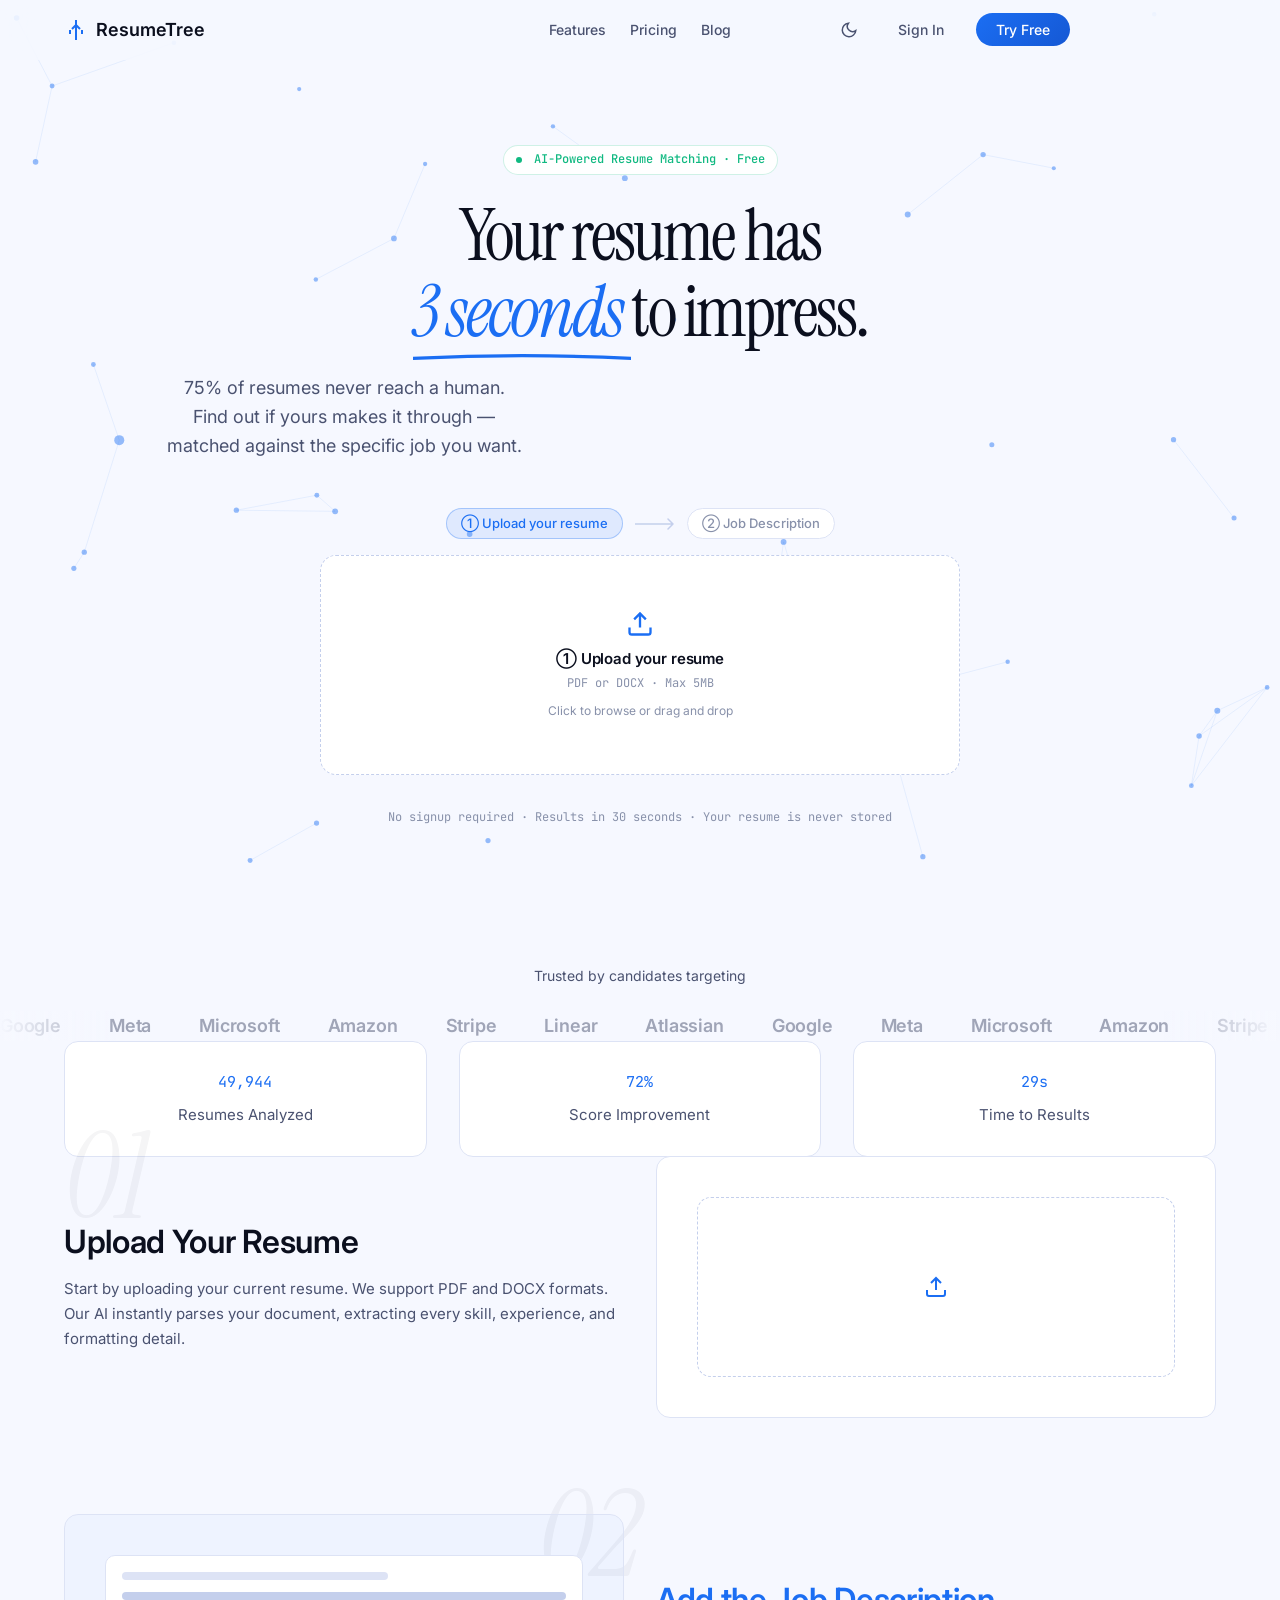
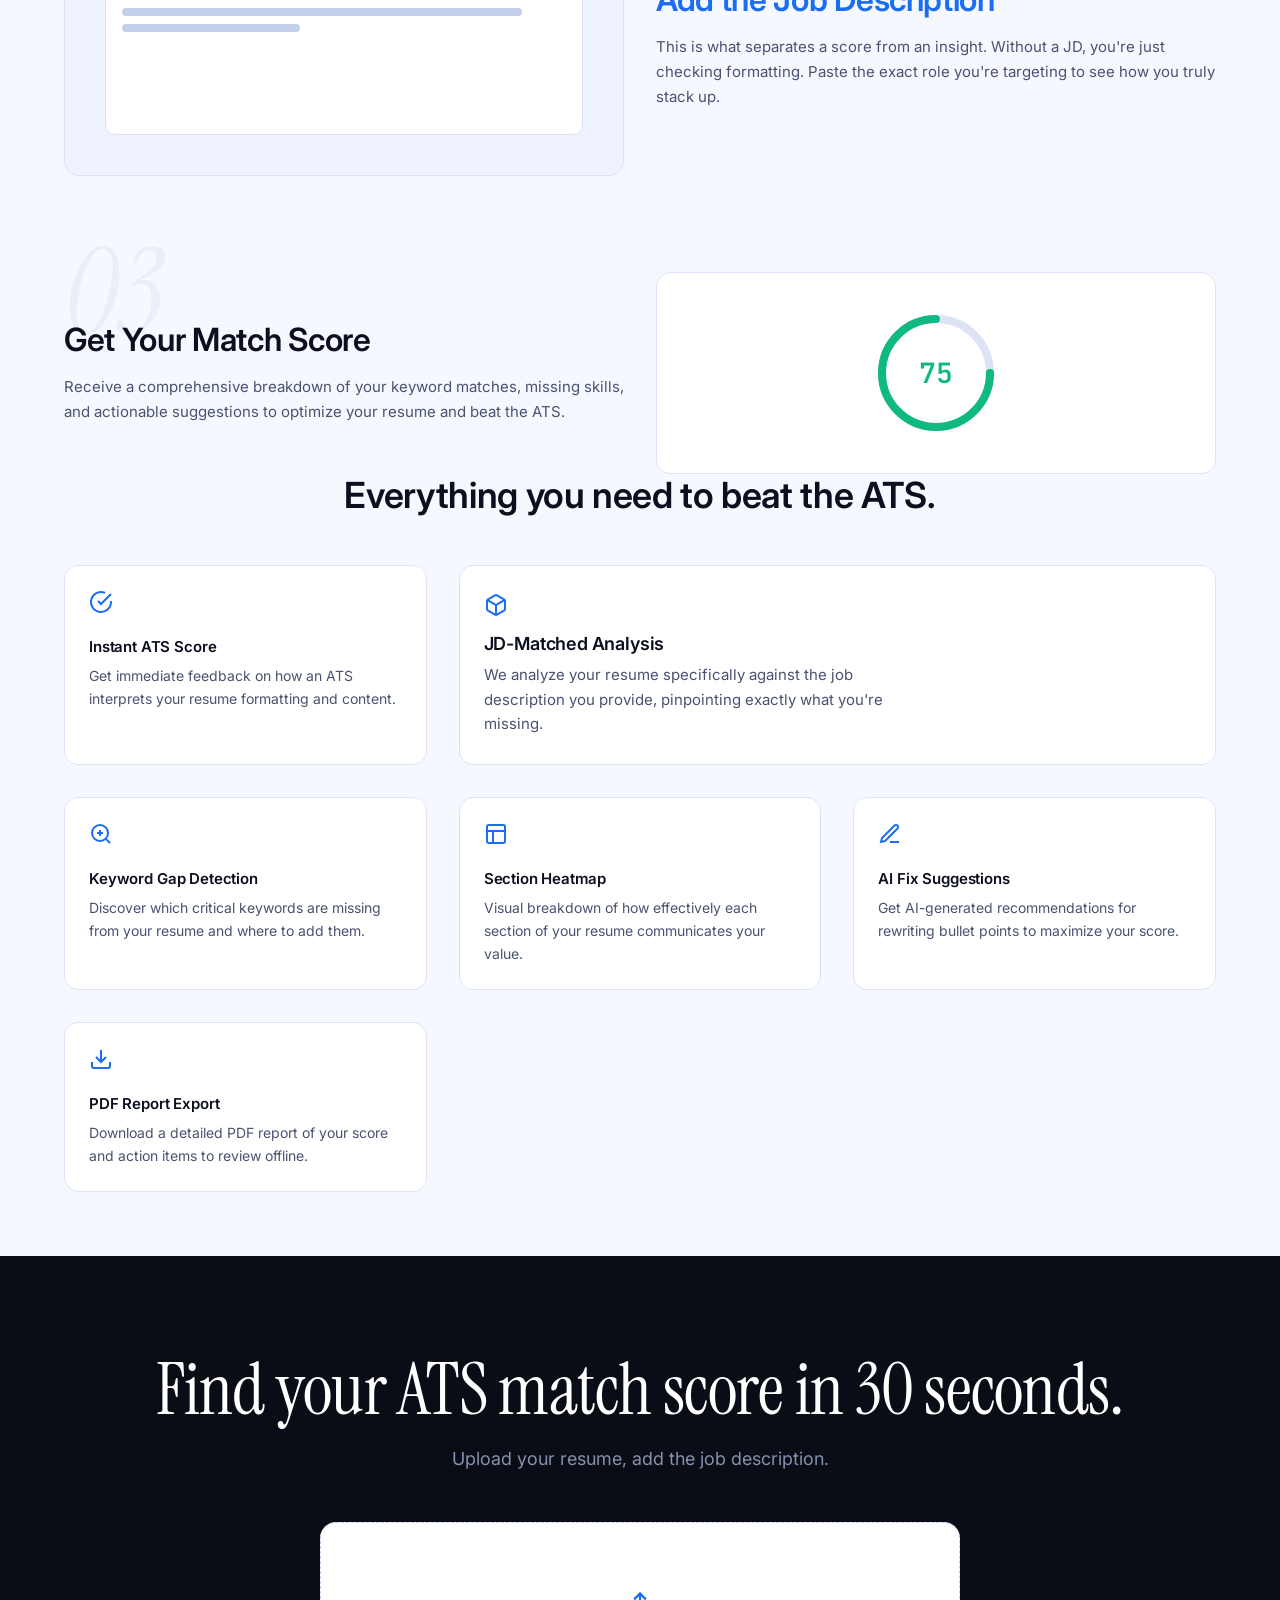
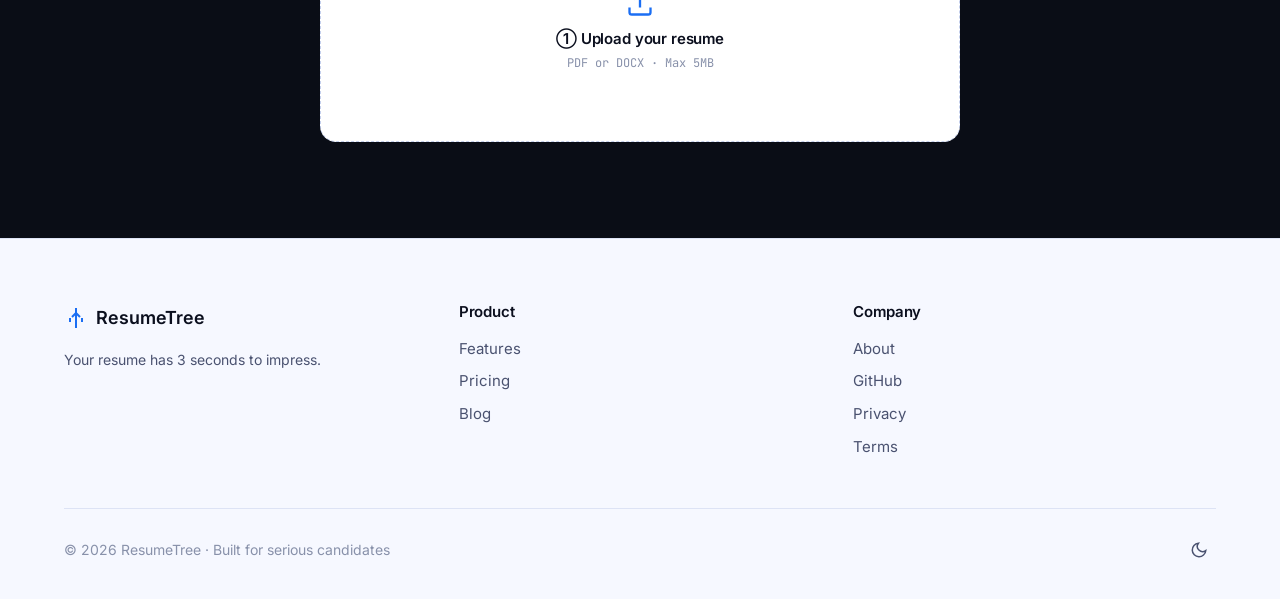
<file: frontend/index.html>
<!DOCTYPE html>
<html lang="en">
<head>
  <meta charset="UTF-8">
  <meta name="viewport" content="width=device-width, initial-scale=1.0">
  <title>ResumeTree · AI ATS Scorer</title>
  <meta name="description" content="ResumeTree is an AI-powered Resume ATS Score Checker with precise JD matching.">
  
  <script>
    const saved = localStorage.getItem('resumetree-theme');
    const system = window.matchMedia('(prefers-color-scheme: dark)').matches ? 'dark' : 'light';
    const theme = saved || system;
    if (theme === 'dark') { document.documentElement.classList.add('dark'); }
  </script>

  <link rel="preconnect" href="https://fonts.googleapis.com">
  <link rel="preconnect" href="https://fonts.gstatic.com" crossorigin>
  <link href="https://fonts.googleapis.com/css2?family=Instrument+Serif:ital@0;1&family=Inter:wght@400;500;600;700&family=JetBrains+Mono:wght@400;600&display=swap" rel="stylesheet">
  
  <style>
    :root { --base: #F6F8FF; --t1: #0B0F1E; }
    :root.dark { --base: #07090F; --t1: #ECF0FA; }
    body { background-color: var(--base); color: var(--t1); margin: 0; }
  </style>

  <link rel="stylesheet" href="css/design-system.css">
  <link rel="stylesheet" href="css/layout.css">
  <link rel="stylesheet" href="css/components.css">
  <link rel="stylesheet" href="css/animations.css">

  <style>
    /* Specific Flow Overrides */
    .flow-container {
      position: relative; width: 100%; max-width: 800px; margin: 0 auto;
      display: flex; gap: 24px; transition: all 380ms var(--smooth);
    }
    .panel { border-radius: 14px; transition: all 380ms var(--smooth); }
    .panel-left { width: 100%; transition: width 380ms var(--smooth); }
    .panel-right { width: 0%; opacity: 0; visibility: hidden; transform: translateX(20px); display: none; overflow: hidden; transition: width 380ms var(--smooth), opacity 380ms var(--smooth); }
    
    .flow-container.state-jd .panel-left { width: 42%; }
    .flow-container.state-jd .panel-right { width: 58%; display: flex; opacity: 1; visibility: visible; transform: translateX(0); background: var(--card); border: 1px solid var(--border); padding: 28px; }

    @media (max-width: 768px) {
      .flow-container.state-jd { flex-direction: column; }
      .flow-container.state-jd .panel-left, .flow-container.state-jd .panel-right { width: 100%; }
    }

    /* Steps */
    .step-indicator { display: flex; align-items: center; justify-content: center; gap: 12px; margin-bottom: 16px; }
    .step-pill { font-family: var(--font-ui); font-size: 13px; font-weight: 500; border-radius: 999px; padding: 4px 14px; transition: all 300ms ease; }
    .step-active { background: rgba(27,110,243,0.1); border: 1px solid rgba(27,110,243,0.3); color: var(--brand); }
    .step-inactive { background: var(--surface); border: 1px solid var(--border); color: var(--t3); }
    .step-arr { color: var(--border-hi); letter-spacing: -1px; width: 40px; }

    /* Processing Overlay */
    .processing-overlay {
      position: fixed; top: 0; left: 0; right: 0; bottom: 0;
      background: rgba(246, 248, 255, 0.7);
      backdrop-filter: blur(8px);
      -webkit-backdrop-filter: blur(8px);
      z-index: 200; display: none; align-items: center; justify-content: center; flex-direction: column;
      animation: fadeIn 300ms var(--out);
    }
    .dark .processing-overlay {
      background: rgba(7, 9, 15, 0.5);
    }
    .processing-overlay.active { display: flex; }
    
    .auto-detect-strip {
      background: rgba(16,185,129,0.08); border: 1px solid rgba(16,185,129,0.2); border-radius: 8px; padding: 10px 14px; font-family: 'Inter'; font-size: 12px; animation: slideDown 250ms var(--out);
    }
    @keyframes slideDown { from { opacity: 0; transform: translateY(-10px); } to { opacity: 1; transform: translateY(0); } }
  </style>
</head>
<body>
  
  <nav class="navbar">
    <div class="nav-content container flex justify-between items-center w-full">
      <a href="index.html" class="logo" style="font-weight: 600; flex: 1;">
        <svg width="24" height="24" viewBox="0 0 24 24" fill="none" stroke="var(--brand)" stroke-width="2"><path d="M12 22V2M16 11l-4-4-4 4M6 16v-4M18 16v-4"/></svg>
        ResumeTree
      </a>
      <div class="nav-links flex gap-6" style="font-size: 14px; flex: 1; justify-content: center;">
        <a href="features.html">Features</a>
        <a href="pricing.html">Pricing</a>
        <a href="#">Blog</a>
      </div>
      <div class="nav-actions flex items-center justify-end gap-4" style="flex: 1;">
        <button class="btn btn-ghost theme-toggle-btn" style="padding: 8px; border:none;" aria-label="Toggle Theme">
          <svg class="icon-sun" width="18" height="18" viewBox="0 0 24 24" fill="none" stroke="currentColor" stroke-width="2"><circle cx="12" cy="12" r="5"></circle><line x1="12" y1="1" x2="12" y2="3"></line><line x1="12" y1="21" x2="12" y2="23"></line><line x1="4.22" y1="4.22" x2="5.64" y2="5.64"></line><line x1="18.36" y1="18.36" x2="19.78" y2="19.78"></line><line x1="1" y1="12" x2="3" y2="12"></line><line x1="21" y1="12" x2="23" y2="12"></line><line x1="4.22" y1="19.78" x2="5.64" y2="18.36"></line><line x1="18.36" y1="5.64" x2="19.78" y2="4.22"></line></svg>
          <svg class="icon-moon" width="18" height="18" viewBox="0 0 24 24" fill="none" stroke="currentColor" stroke-width="2"><path d="M21 12.79A9 9 0 1 1 11.21 3 7 7 0 0 0 21 12.79z"></path></svg>
        </button>
        <button class="btn btn-ghost sign-in-btn">Sign In</button>
        <button class="btn btn-primary try-free-btn">Try Free</button>
      </div>
    </div>
  </nav>

  <main class="hero-section">
    <div class="mesh-bg">
      <div id="hero-canvas" class="mesh-canvas"></div>
    </div>
    
    <div class="container text-center flex-col items-center" style="position: relative; z-index: 10;">
      
      <div class="pill pill-green mb-6 hero-stagger-1 border border-border" style="background: var(--surface);">
        <span class="animate-pulse-dot" style="margin-right: 6px;"></span>
        AI-Powered Resume Matching · Free
      </div>

      <h1 class="display-title hero-stagger-2 mb-6" style="letter-spacing: -0.04em;">
        Your resume has<br>
        <span class="text-brand" style="font-style: italic; position:relative;">3 seconds
          <svg style="position:absolute; bottom:-4px; left:0; width:100%;" viewBox="0 0 200 8" fill="none"><path class="path-draw" d="M0 5 Q 100 0, 200 5" stroke="currentColor" stroke-width="3" stroke-linecap="round"/></svg>
        </span> 
        to impress.
      </h1>
      
      <p class="text-secondary mb-12 hero-stagger-3 mx-auto text-center" style="max-width: 560px; font-size: 18px; line-height: 1.6;">
        75% of resumes never reach a human.<br>
        Find out if yours makes it through —<br>
        matched against the specific job you want.
      </p>

      <div class="hero-scale w-full mb-8 max-w-3xl mx-auto">
        <div id="step-indicators" class="step-indicator">
          <span id="step1-ind" class="step-pill step-active">① Upload your resume</span>
          <svg id="step-connector" width="40" height="12" viewBox="0 0 40 12" fill="none" xmlns="http://www.w3.org/2000/svg">
            <path id="step-line" d="M0 6H38M38 6L33 1M38 6L33 11" stroke="var(--border-hi)" stroke-width="1.5" stroke-linecap="round" stroke-linejoin="round" />
          </svg>
          <span id="step2-ind" class="step-pill step-inactive">② Job Description</span>
        </div>

        <div id="flow-container" class="flow-container text-left mt-4" style="justify-content: center;">
          
          <!-- LEFT: RESUME UPLOAD -->
          <div id="panel-left" class="panel panel-left w-full flex justify-center">
            <div id="state-idle" class="upload-zone mx-auto w-full">
              <svg class="huge-icon" width="28" height="28" viewBox="0 0 24 24" fill="none" stroke="var(--brand)" stroke-width="2"><path d="M21 15v4a2 2 0 0 1-2 2H5a2 2 0 0 1-2-2v-4M17 8l-5-5-5 5M12 3v12"/></svg>
              <h3 style="font-family: var(--font-ui); font-size: 15px; font-weight: 600; margin-bottom: 2px;">① Upload your resume</h3>
              <p class="text-t3 mono-text" style="font-size: 12px; margin-top: 4px;">PDF or DOCX · Max 5MB</p>
              <p class="text-t3" style="font-size: 12px; margin-top: 8px;">Click to browse or drag and drop</p>
            </div>
            
            <div id="state-done" style="display:none; padding: 24px; width: 100%;">
              <div class="flex items-center gap-3">
                <div style="background:rgba(16,185,129,0.05); color:var(--excellent); padding:10px; border-radius:8px; border: 1.5px solid var(--excellent);">
                  <svg id="upload-check-svg" width="18" height="18" viewBox="0 0 24 24" fill="none" stroke="currentColor" stroke-width="2"><path id="check-path" d="M20 6L9 17l-5-5"></path></svg>
                </div>
                <div style="flex: 1;">
                  <h4 class="font-600 mb-0 mono-text" style="font-size: 13px;" id="filename-display">resume.pdf</h4>
                  <p class="text-t3 mono-text" style="font-size: 12px; margin-top:2px;">1.2 MB</p>
                </div>
                <button class="btn btn-ghost" style="padding: 4px 8px; font-size:12px;" onclick="location.reload()">Change file</button>
              </div>
            </div>
          </div>

          <!-- RIGHT: JD INPUT -->
          <div id="panel-right" class="panel panel-right flex-col">
            <h3 class="mb-2 text-brand" style="font-family: var(--font-ui); font-weight: 600; font-size: 13px;">② Now add the job description</h3>
            <p class="text-t2 mb-6" style="font-size: 13px; line-height: 1.6;">Without a job description, your score is just a formatting grade. Add the JD to see your REAL match percentage.</p>

            <div class="input-wrapper mb-4">
              <textarea id="jd-textarea" class="textarea mono-text" style="height: 180px; font-size: 13px;" placeholder="" spellcheck="false"></textarea>
              <label class="floating-label">Job Description Text</label>
              <span id="char-counter" class="char-counter">0 / 2000+</span>
            </div>
            <div id="auto-detect-strip" class="auto-detect-strip mb-4" style="display:none;"></div>

            <button id="analyze-btn" class="analyze-btn w-full mt-auto" title="Required — tells us what to match your resume against" disabled>Add job description to continue</button>
          </div>

        </div>
      </div>

      <div class="text-t3 hero-stagger-4 mono-text" style="font-size: 12px;">
        No signup required · Results in 30 seconds · Your resume is never stored
      </div>
    </div>
  </main>

  <!-- Social Proof Strip -->
  <aside class="w-full relative mt-16 pb-8 overflow-hidden">
    <p class="text-center text-t2 font-500 mb-6" style="font-size: 14px;">Trusted by candidates targeting</p>
    <div class="marquee-container">
      <div class="marquee-content flex items-center">
        <!-- Text stand-ins for demo, typically these are SVG logos -->
        <span class="marquee-item">Google</span>
        <span class="marquee-item">Meta</span>
        <span class="marquee-item">Microsoft</span>
        <span class="marquee-item">Amazon</span>
        <span class="marquee-item">Stripe</span>
        <span class="marquee-item">Linear</span>
        <span class="marquee-item">Atlassian</span>
        <!-- Duplicates for loop -->
        <span class="marquee-item">Google</span>
        <span class="marquee-item">Meta</span>
        <span class="marquee-item">Microsoft</span>
        <span class="marquee-item">Amazon</span>
        <span class="marquee-item">Stripe</span>
        <span class="marquee-item">Linear</span>
        <span class="marquee-item">Atlassian</span>
      </div>
    </div>
  </aside>

  <!-- Stats Grid -->
  <section class="container mt-16 mb-24 reveal">
    <div class="grid-3 text-center reveal-group">
      <div class="card bg-surface stat-card">
        <div class="display-title-normal mono-text text-brand mb-2 stat-num" data-target="50000">0</div>
        <div class="text-t2 font-500">Resumes Analyzed</div>
      </div>
      <div class="card bg-surface stat-card">
        <div class="display-title-normal mono-text text-brand mb-2"><span class="stat-num" data-target="73">0</span>%</div>
        <div class="text-t2 font-500">Score Improvement</div>
      </div>
      <div class="card bg-surface stat-card">
        <div class="display-title-normal mono-text text-brand mb-2"><span class="stat-num" data-target="30">0</span>s</div>
        <div class="text-t2 font-500">Time to Results</div>
      </div>
    </div>
  </section>

  <!-- How It Works Section -->
  <section class="container mb-32 relative">
    <div class="flex-col gap-24">
      <div class="grid-2 items-center reveal relative">
        <div class="ghost-number">01</div>
        <div class="flex-col" style="z-index: 1;">
          <h2 class="mb-4" style="font-size: 32px;">Upload Your Resume</h2>
          <p>Start by uploading your current resume. We support PDF and DOCX formats. Our AI instantly parses your document, extracting every skill, experience, and formatting detail.</p>
        </div>
        <div class="card" style="padding:40px; text-align:center; display:flex; justify-content:center; align-items:center; background:var(--surface);">
            <div style="border: 1.5px dashed var(--border-hi); border-radius:14px; width:100%; height:180px; display:flex; align-items:center; justify-content:center; background:var(--card);">
              <svg width="24" height="24" viewBox="0 0 24 24" fill="none" stroke="var(--brand)" stroke-width="2"><path d="M21 15v4a2 2 0 0 1-2 2H5a2 2 0 0 1-2-2v-4M17 8l-5-5-5 5M12 3v12"/></svg>
            </div>
        </div>
      </div>

      <div class="grid-2 items-center reveal relative" style="direction: rtl;">
        <div class="ghost-number" style="right: 50%;">02</div>
        <div class="flex-col" style="z-index: 1; direction: ltr;">
          <h2 class="mb-4 text-brand" style="font-size: 32px;">Add the Job Description</h2>
          <p>This is what separates a score from an insight. Without a JD, you're just checking formatting. Paste the exact role you're targeting to see how you truly stack up.</p>
        </div>
        <div class="card" style="padding:40px; text-align:center; display:flex; justify-content:center; align-items:center; background:rgba(27,110,243,0.03); direction: ltr;">
            <div style="border: 1px solid var(--border); border-radius:10px; width:100%; height:180px; display:flex; flex-direction:column; background:var(--card); padding:16px;">
                <div style="width: 60%; height: 8px; background: var(--border); border-radius: 4px; margin-bottom: 12px;"></div>
                <div style="width: 100%; height: 8px; background: var(--border-hi); border-radius: 4px; margin-bottom: 8px;"></div>
                <div style="width: 90%; height: 8px; background: var(--border-hi); border-radius: 4px; margin-bottom: 8px;"></div>
                <div style="width: 40%; height: 8px; background: var(--border-hi); border-radius: 4px; margin-bottom: 8px;"></div>
            </div>
        </div>
      </div>

      <div class="grid-2 items-center reveal relative">
        <div class="ghost-number">03</div>
        <div class="flex-col" style="z-index: 1;">
          <h2 class="mb-4" style="font-size: 32px;">Get Your Match Score</h2>
          <p>Receive a comprehensive breakdown of your keyword matches, missing skills, and actionable suggestions to optimize your resume and beat the ATS.</p>
        </div>
        <div class="card" style="padding:40px; text-align:center; display:flex; justify-content:center; align-items:center; background:var(--surface);">
            <div style="position:relative; width: 120px; height: 120px; display:flex; align-items:center; justify-content:center;">
                <svg width="120" height="120" viewBox="0 0 120 120">
                    <circle cx="60" cy="60" r="54" fill="none" stroke="var(--border)" stroke-width="8"></circle>
                    <circle cx="60" cy="60" r="54" fill="none" stroke="var(--excellent)" stroke-width="8" stroke-dasharray="339" stroke-dashoffset="85" stroke-linecap="round"></circle>
                </svg>
                <span class="mono-text" style="position:absolute; font-size:28px; font-weight:600; color:var(--excellent);">75</span>
            </div>
        </div>
      </div>
    </div>
  </section>

  <!-- Features Grid -->
  <section class="container mb-32 reveal">
    <h2 class="text-center mb-12" style="font-size: 36px;">Everything you need to beat the ATS.</h2>
    <div class="grid-3 reveal-group">
      <div class="card feature-card">
        <svg class="feature-icon mb-4" width="24" height="24" viewBox="0 0 24 24" fill="none" stroke="var(--brand)" stroke-width="2"><path d="M22 11.08V12a10 10 0 1 1-5.93-9.14"></path><polyline points="22 4 12 14.01 9 11.01"></polyline></svg>
        <h4 class="mb-2" style="font-size: 15px;">Instant ATS Score</h4>
        <p style="font-size: 14px;">Get immediate feedback on how an ATS interprets your resume formatting and content.</p>
      </div>
      <div class="card feature-card" style="grid-column: span 2; display:flex; flex-direction:column; justify-content:center; min-height: 200px;">
        <svg class="feature-icon mb-4" width="24" height="24" viewBox="0 0 24 24" fill="none" stroke="var(--brand)" stroke-width="2"><path d="M21 16V8a2 2 0 0 0-1-1.73l-7-4a2 2 0 0 0-2 0l-7 4A2 2 0 0 0 3 8v8a2 2 0 0 0 1 1.73l7 4a2 2 0 0 0 2 0l7-4A2 2 0 0 0 21 16z"></path><polyline points="3.27 6.96 12 12.01 20.73 6.96"></polyline><line x1="12" y1="22.08" x2="12" y2="12"></line></svg>
        <h4 class="mb-2" style="font-size: 18px;">JD-Matched Analysis</h4>
        <p style="font-size: 15px; max-width: 400px;">We analyze your resume specifically against the job description you provide, pinpointing exactly what you're missing.</p>
      </div>
      <div class="card feature-card">
        <svg class="feature-icon mb-4" width="24" height="24" viewBox="0 0 24 24" fill="none" stroke="var(--brand)" stroke-width="2"><circle cx="11" cy="11" r="8"></circle><line x1="21" y1="21" x2="16.65" y2="16.65"></line><line x1="11" y1="8" x2="11" y2="14"></line><line x1="8" y1="11" x2="14" y2="11"></line></svg>
        <h4 class="mb-2" style="font-size: 15px;">Keyword Gap Detection</h4>
        <p style="font-size: 14px;">Discover which critical keywords are missing from your resume and where to add them.</p>
      </div>
      <div class="card feature-card">
        <svg class="feature-icon mb-4" width="24" height="24" viewBox="0 0 24 24" fill="none" stroke="var(--brand)" stroke-width="2"><rect x="3" y="3" width="18" height="18" rx="2" ry="2"></rect><line x1="3" y1="9" x2="21" y2="9"></line><line x1="9" y1="21" x2="9" y2="9"></line></svg>
        <h4 class="mb-2" style="font-size: 15px;">Section Heatmap</h4>
        <p style="font-size: 14px;">Visual breakdown of how effectively each section of your resume communicates your value.</p>
      </div>
      <div class="card feature-card">
        <svg class="feature-icon mb-4" width="24" height="24" viewBox="0 0 24 24" fill="none" stroke="var(--brand)" stroke-width="2"><path d="M12 20h9"></path><path d="M16.5 3.5a2.121 2.121 0 0 1 3 3L7 19l-4 1 1-4L16.5 3.5z"></path></svg>
        <h4 class="mb-2" style="font-size: 15px;">AI Fix Suggestions</h4>
        <p style="font-size: 14px;">Get AI-generated recommendations for rewriting bullet points to maximize your score.</p>
      </div>
      <div class="card feature-card">
        <svg class="feature-icon mb-4" width="24" height="24" viewBox="0 0 24 24" fill="none" stroke="var(--brand)" stroke-width="2"><path d="M21 15v4a2 2 0 0 1-2 2H5a2 2 0 0 1-2-2v-4"></path><polyline points="7 10 12 15 17 10"></polyline><line x1="12" y1="15" x2="12" y2="3"></line></svg>
        <h4 class="mb-2" style="font-size: 15px;">PDF Report Export</h4>
        <p style="font-size: 14px;">Download a detailed PDF report of your score and action items to review offline.</p>
      </div>
    </div>
  </section>

  <!-- Bottom CTA -->
  <section class="bottom-cta">
    <div class="container text-center flex-col items-center">
      <h2 class="display-title mb-4" style="color: white;">Find your ATS match score in 30 seconds.</h2>
      <p class="mb-12" style="color: #8591AD; font-size: 18px;">Upload your resume, add the job description.</p>
      
      <div id="cta-flow-container" class="flow-container text-left mt-4" style="justify-content: center; width:100%; max-width:800px; margin:0 auto;">
          <div id="cta-panel-left" class="panel panel-left w-full flex justify-center">
            <div id="cta-state-idle" class="upload-zone mx-auto w-full">
              <svg class="huge-icon" width="28" height="28" viewBox="0 0 24 24" fill="none" stroke="var(--brand)" stroke-width="2"><path d="M21 15v4a2 2 0 0 1-2 2H5a2 2 0 0 1-2-2v-4M17 8l-5-5-5 5M12 3v12"/></svg>
              <h3 style="font-family: var(--font-ui); font-size: 15px; font-weight: 600; margin-bottom: 2px;">① Upload your resume</h3>
              <p class="text-t3 mono-text" style="font-size: 12px; margin-top: 4px;">PDF or DOCX · Max 5MB</p>
            </div>
            
            <div id="cta-state-done" style="display:none; padding: 24px; width: 100%;">
              <div class="flex items-center gap-3">
                <div style="background:rgba(16,185,129,0.05); color:var(--excellent); padding:10px; border-radius:8px; border: 1.5px solid var(--excellent);">
                  <svg width="18" height="18" viewBox="0 0 24 24" fill="none" stroke="currentColor" stroke-width="2"><path d="M20 6L9 17l-5-5"></path></svg>
                </div>
                <div style="flex: 1;">
                  <h4 class="font-600 mb-0 mono-text text-white" style="font-size: 13px;">resume.pdf</h4>
                  <p class="text-t3 mono-text" style="font-size: 12px; margin-top:2px;">Ready</p>
                </div>
              </div>
            </div>
          </div>
          <div id="cta-panel-right" class="panel panel-right flex-col">
            <h3 class="mb-2 text-brand" style="font-family: var(--font-ui); font-weight: 600; font-size: 13px;">② Now add the job description</h3>
            <div class="input-wrapper mb-4">
              <textarea id="cta-jd-textarea" class="textarea mono-text" style="height: 120px; font-size: 13px; min-height: 120px; padding-top: 16px;" placeholder="Paste the job description..." spellcheck="false"></textarea>
            </div>
            <button id="cta-analyze-btn" class="analyze-btn w-full mt-auto" disabled>Analyze ATS Match →</button>
          </div>
      </div>
    </div>
  </section>

  <!-- Footer -->
  <footer class="footer">
    <div class="container">
      <div class="grid-3 mb-12">
        <div class="flex-col">
          <a href="#" class="logo mb-4" style="font-weight: 600; color: var(--t1);">
            <svg width="24" height="24" viewBox="0 0 24 24" fill="none" stroke="var(--brand)" stroke-width="2"><path d="M12 22V2M16 11l-4-4-4 4M6 16v-4M18 16v-4"/></svg>
            ResumeTree
          </a>
          <p class="text-t2" style="font-size: 14px;">Your resume has 3 seconds to impress.</p>
        </div>
        <div class="flex-col gap-2">
          <h4 class="mb-2">Product</h4>
          <a href="#" class="text-t2 footer-link">Features</a>
          <a href="#" class="text-t2 footer-link">Pricing</a>
          <a href="#" class="text-t2 footer-link">Blog</a>
        </div>
        <div class="flex-col gap-2">
          <h4 class="mb-2">Company</h4>
          <a href="#" class="text-t2 footer-link">About</a>
          <a href="#" class="text-t2 footer-link">GitHub</a>
          <a href="#" class="text-t2 footer-link">Privacy</a>
          <a href="#" class="text-t2 footer-link">Terms</a>
        </div>
      </div>
      <div class="flex justify-between items-center" style="border-top: 1px solid var(--border); padding-top: 24px;">
        <p class="text-t3" style="font-size: 14px;">© 2026 ResumeTree · Built for serious candidates</p>
        <button class="btn btn-ghost theme-toggle-btn" style="padding: 8px; border:none;" aria-label="Toggle Theme">
          <svg class="icon-sun" width="18" height="18" viewBox="0 0 24 24" fill="none" stroke="currentColor" stroke-width="2"><circle cx="12" cy="12" r="5"></circle><line x1="12" y1="1" x2="12" y2="3"></line><line x1="12" y1="21" x2="12" y2="23"></line><line x1="4.22" y1="4.22" x2="5.64" y2="5.64"></line><line x1="18.36" y1="18.36" x2="19.78" y2="19.78"></line><line x1="1" y1="12" x2="3" y2="12"></line><line x1="21" y1="12" x2="23" y2="12"></line><line x1="4.22" y1="19.78" x2="5.64" y2="18.36"></line><line x1="18.36" y1="5.64" x2="19.78" y2="4.22"></line></svg>
          <svg class="icon-moon" width="18" height="18" viewBox="0 0 24 24" fill="none" stroke="currentColor" stroke-width="2"><path d="M21 12.79A9 9 0 1 1 11.21 3 7 7 0 0 0 21 12.79z"></path></svg>
        </button>
      </div>
    </div>
  </footer>

  <!-- Processing Overlay -->
  <div id="processing-overlay" class="processing-overlay">
    <div class="card glass flex-col text-left" style="width: 420px; padding: 40px; border-radius: 20px;">
      <div class="flex justify-center mb-6">
        <canvas id="processingCanvas" width="80" height="80"></canvas>
      </div>
      <div id="progress-steps" class="flex-col gap-4 mb-8"></div>
      <div class="w-full rounded-full h-1.5 mb-2 overflow-hidden" style="background: var(--border); height: 6px; border-radius: 3px;">
        <div id="progress-bar" class="h-full bg-brand" style="width: 0%; transition: width 18s linear; background: linear-gradient(90deg, var(--brand), var(--brand-hi));"></div>
      </div>
      <p class="text-t3 mono-text mb-4 text-center" style="font-size: 12px;"><span id="time-est" class="mono-text text-t2 font-500">~18s remaining</span></p>
      <button class="btn btn-ghost w-full" onclick="location.reload()">Cancel</button>
    </div>
  </div>

  <script src="js/core.js" defer></script>
  <script src="js/animations.js" defer></script>
  <script src="js/app.js" defer></script>
  <script src="js/canvas.js" defer></script>
  <style>
    .path-draw { stroke-dasharray: 220; stroke-dashoffset: 220; animation: drawLine 800ms 1100ms var(--out) forwards; }
    @keyframes drawLine { to { stroke-dashoffset: 0; } }
  </style>
</body>
</html>
</file>
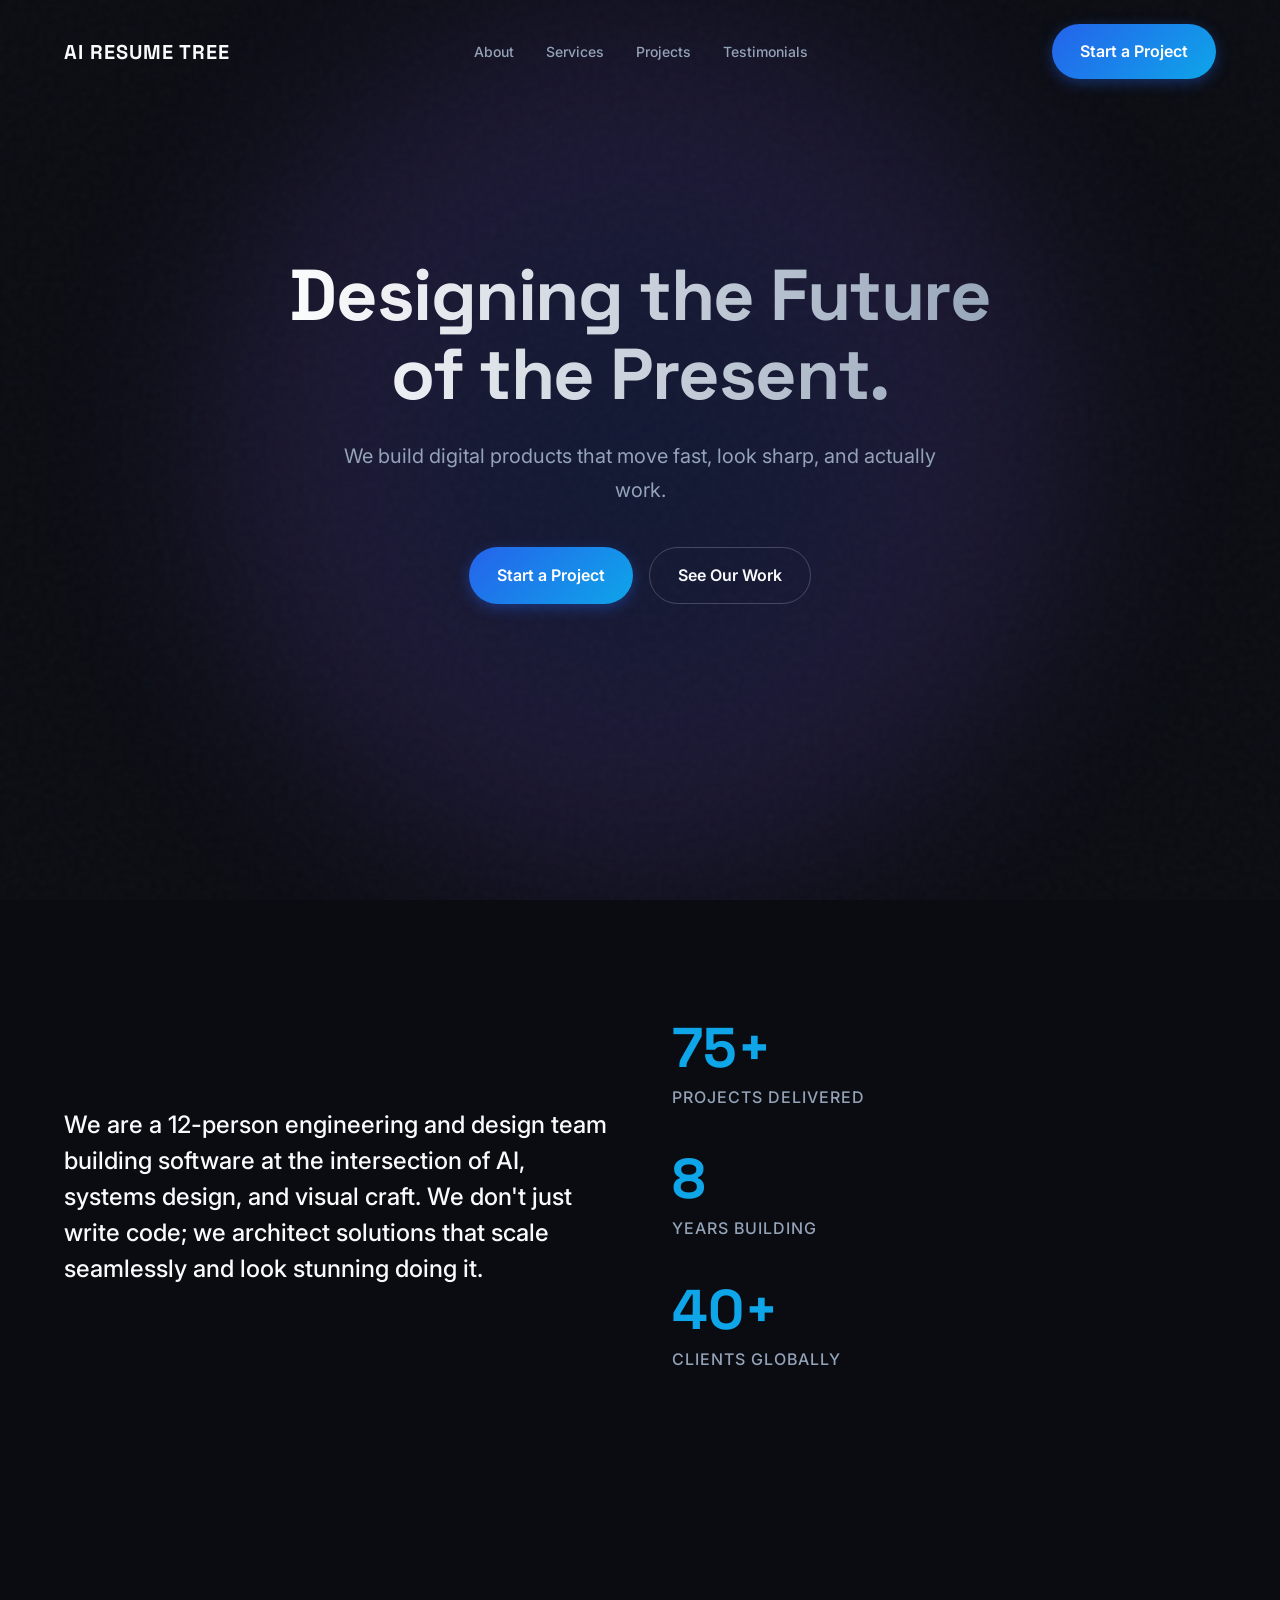
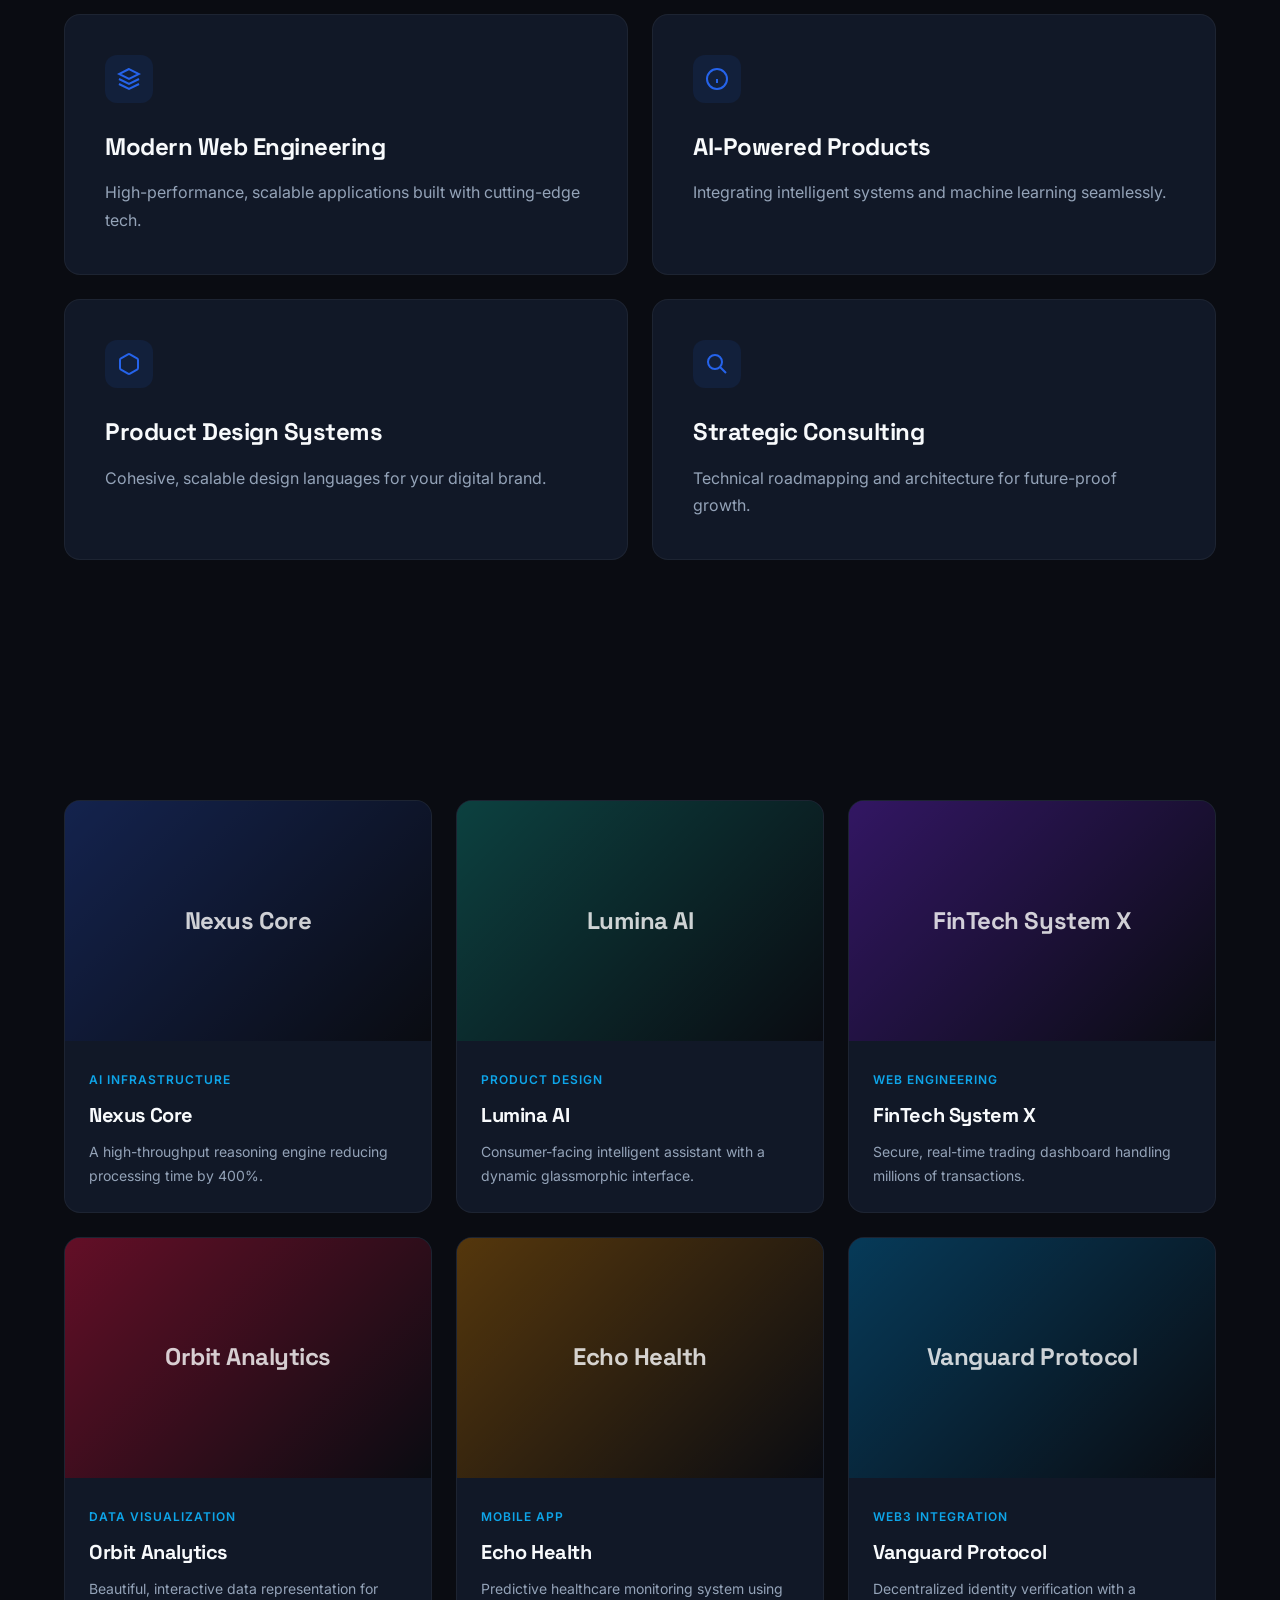
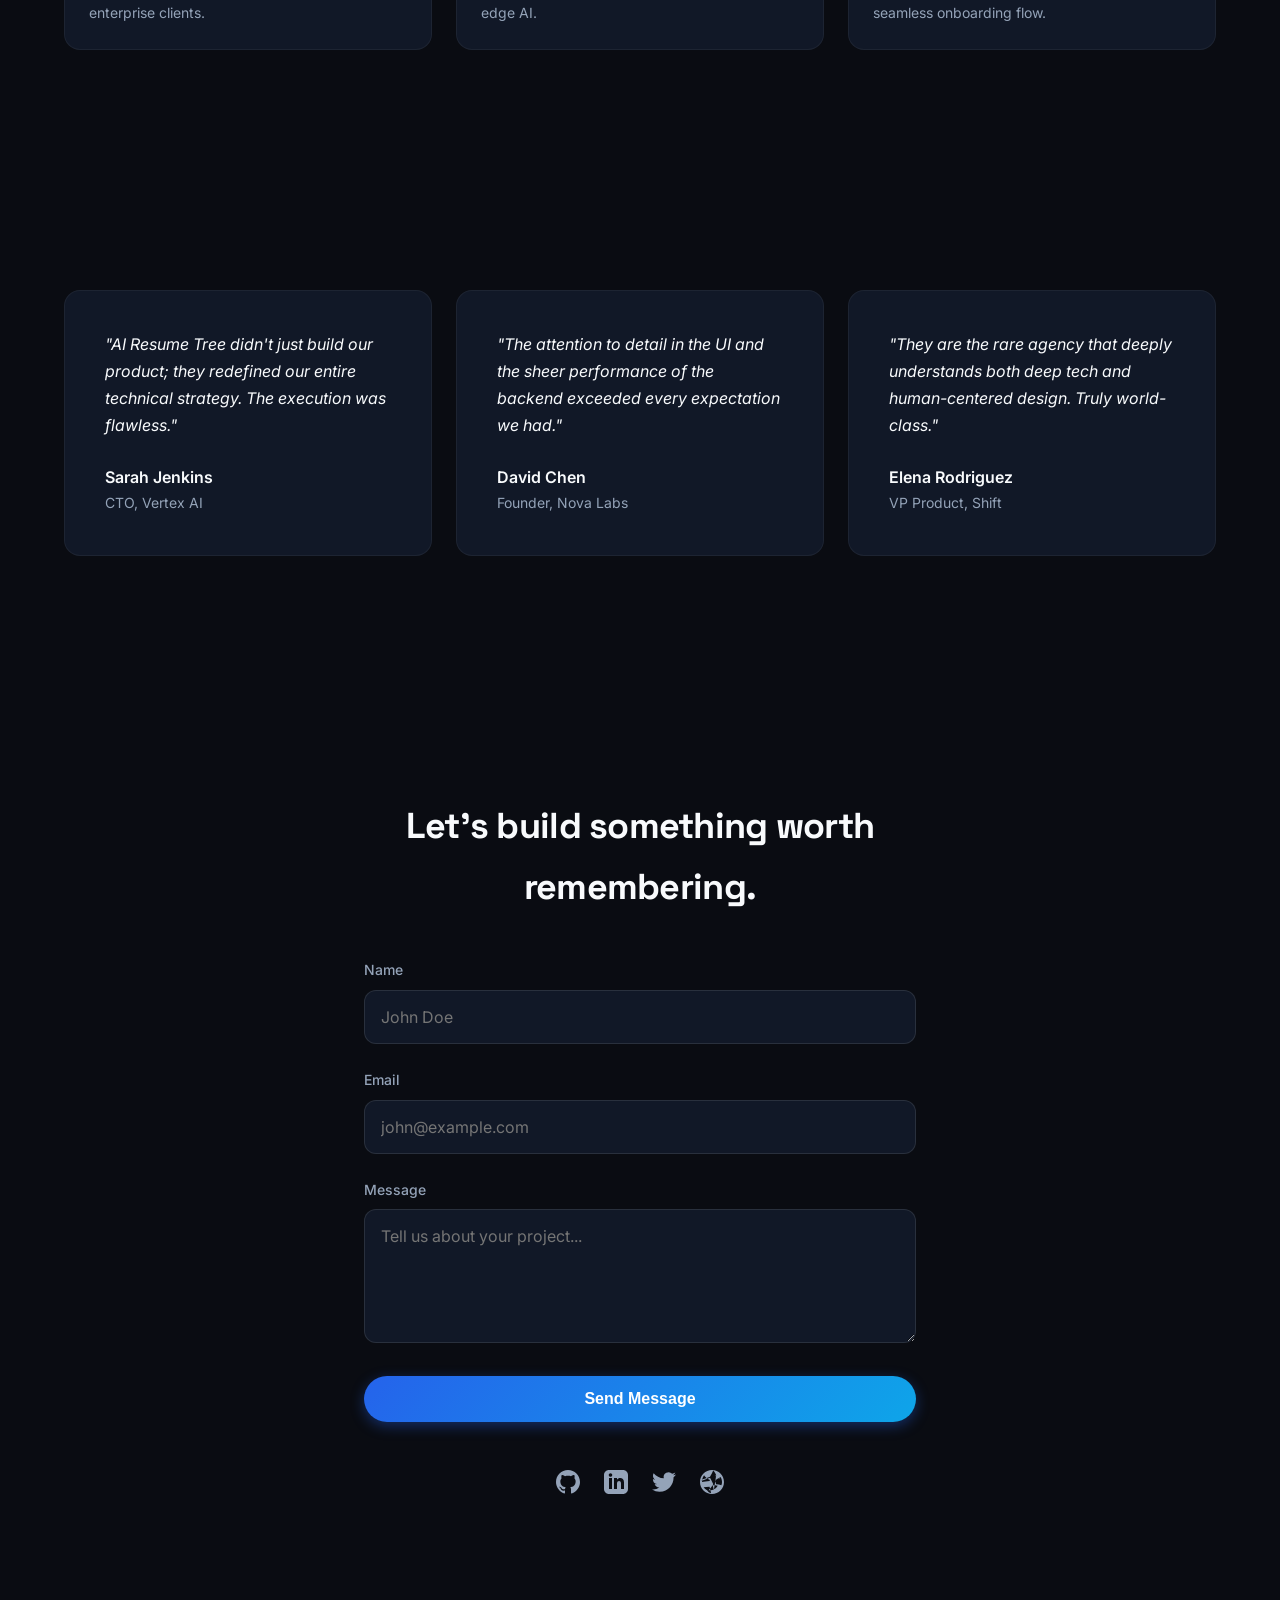
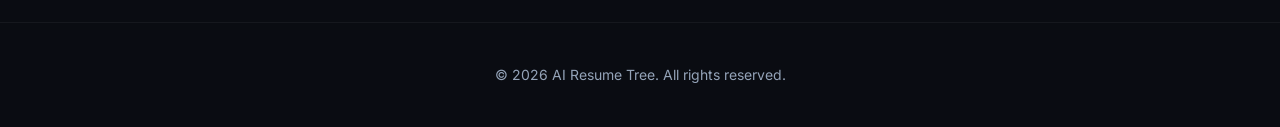
<file: website/index.html>
<!DOCTYPE html>
<html lang="en">
<head>
    <meta charset="UTF-8">
    <meta name="viewport" content="width=device-width, initial-scale=1.0">
    <meta name="description" content="AI Resume Tree - We build digital products that move fast, look sharp, and actually work.">
    <title>AI Resume Tree | Designing the Future</title>
    <link rel="preconnect" href="https://fonts.googleapis.com">
    <link rel="preconnect" href="https://fonts.gstatic.com" crossorigin>
    <link href="https://fonts.googleapis.com/css2?family=Inter:wght@400;500;600&family=Space+Grotesk:wght@500;700&display=swap" rel="stylesheet">
    <link rel="stylesheet" href="style.css">
</head>
<body>
    <!-- Navigation -->
    <nav id="navbar">
        <div class="nav-container">
            <div class="logo">AI RESUME TREE</div>
            <ul class="nav-links">
                <li><a href="#about">About</a></li>
                <li><a href="#services">Services</a></li>
                <li><a href="#projects">Projects</a></li>
                <li><a href="#testimonials">Testimonials</a></li>
            </ul>
            <a href="#contact" class="btn btn-primary nav-cta">Start a Project</a>
            <button class="mobile-menu-btn" aria-label="Toggle menu">
                <span></span>
                <span></span>
                <span></span>
            </button>
        </div>
    </nav>

    <!-- Hero Section -->
    <header id="hero" class="section fade-up">
        <div class="noise-overlay"></div>
        <div class="hero-bg-mesh"></div>
        <div class="hero-content">
            <h1>Designing the Future of the Present.</h1>
            <p>We build digital products that move fast, look sharp, and actually work.</p>
            <div class="hero-actions">
                <a href="#contact" class="btn btn-primary">Start a Project</a>
                <a href="#projects" class="btn btn-ghost">See Our Work</a>
            </div>
        </div>
    </header>

    <!-- About Section -->
    <section id="about" class="section">
        <div class="container about-grid">
            <div class="about-text fade-up">
                <p class="punchy-paragraph">We are a 12-person engineering and design team building software at the intersection of AI, systems design, and visual craft. We don't just write code; we architect solutions that scale seamlessly and look stunning doing it.</p>
            </div>
            <div class="about-stats fade-up delay-1">
                <div class="stat-item">
                    <div class="stat-value"><span class="stat-number" data-target="140">0</span><span class="stat-plus">+</span></div>
                    <span class="stat-label">Projects Delivered</span>
                </div>
                <div class="stat-item">
                    <div class="stat-value"><span class="stat-number" data-target="8">0</span><span class="stat-plus"></span></div>
                    <span class="stat-label">Years Building</span>
                </div>
                <div class="stat-item">
                    <div class="stat-value"><span class="stat-number" data-target="40">0</span><span class="stat-plus">+</span></div>
                    <span class="stat-label">Clients Globally</span>
                </div>
            </div>
        </div>
    </section>

    <!-- Services Section -->
    <section id="services" class="section">
        <div class="container">
            <div class="services-grid">
                <div class="service-card fade-up">
                    <div class="service-icon">
                        <svg width="24" height="24" viewBox="0 0 24 24" fill="none" stroke="currentColor" stroke-width="2"><path d="M12 2L2 7l10 5 10-5-10-5zM2 17l10 5 10-5M2 12l10 5 10-5"/></svg>
                    </div>
                    <h3>Modern Web Engineering</h3>
                    <p>High-performance, scalable applications built with cutting-edge tech.</p>
                </div>
                <div class="service-card fade-up delay-1">
                    <div class="service-icon">
                        <svg width="24" height="24" viewBox="0 0 24 24" fill="none" stroke="currentColor" stroke-width="2"><circle cx="12" cy="12" r="10"/><path d="M12 16v-4M12 8h.01"/></svg>
                    </div>
                    <h3>AI-Powered Products</h3>
                    <p>Integrating intelligent systems and machine learning seamlessly.</p>
                </div>
                <div class="service-card fade-up delay-2">
                    <div class="service-icon">
                        <svg width="24" height="24" viewBox="0 0 24 24" fill="none" stroke="currentColor" stroke-width="2"><path d="M21 16V8a2 2 0 0 0-1-1.73l-7-4a2 2 0 0 0-2 0l-7 4A2 2 0 0 0 3 8v8a2 2 0 0 0 1 1.73l7 4a2 2 0 0 0 2 0l7-4A2 2 0 0 0 21 16z"/></svg>
                    </div>
                    <h3>Product Design Systems</h3>
                    <p>Cohesive, scalable design languages for your digital brand.</p>
                </div>
                <div class="service-card fade-up delay-3">
                    <div class="service-icon">
                        <svg width="24" height="24" viewBox="0 0 24 24" fill="none" stroke="currentColor" stroke-width="2"><path d="M21 21l-6-6m2-5a7 7 0 11-14 0 7 7 0 0114 0z"/></svg>
                    </div>
                    <h3>Strategic Consulting</h3>
                    <p>Technical roadmapping and architecture for future-proof growth.</p>
                </div>
            </div>
        </div>
    </section>

    <!-- Projects Section -->
    <section id="projects" class="section">
        <div class="container">
            <div class="projects-grid">
                <!-- Project 1 -->
                <div class="project-card fade-up">
                    <div class="project-image" style="background: linear-gradient(135deg, #1e3a8a, #0A0C12);">
                        <div class="project-overlay">
                            <h3>Nexus Core</h3>
                        </div>
                    </div>
                    <div class="project-info">
                        <span class="project-tag">AI Infrastructure</span>
                        <h4>Nexus Core</h4>
                        <p>A high-throughput reasoning engine reducing processing time by 400%.</p>
                    </div>
                </div>
                <!-- Project 2 -->
                <div class="project-card fade-up delay-1">
                    <div class="project-image" style="background: linear-gradient(135deg, #0f766e, #0A0C12);">
                        <div class="project-overlay">
                            <h3>Lumina AI</h3>
                        </div>
                    </div>
                    <div class="project-info">
                        <span class="project-tag">Product Design</span>
                        <h4>Lumina AI</h4>
                        <p>Consumer-facing intelligent assistant with a dynamic glassmorphic interface.</p>
                    </div>
                </div>
                <!-- Project 3 -->
                <div class="project-card fade-up delay-2">
                    <div class="project-image" style="background: linear-gradient(135deg, #5b21b6, #0A0C12);">
                        <div class="project-overlay">
                            <h3>FinTech System X</h3>
                        </div>
                    </div>
                    <div class="project-info">
                        <span class="project-tag">Web Engineering</span>
                        <h4>FinTech System X</h4>
                        <p>Secure, real-time trading dashboard handling millions of transactions.</p>
                    </div>
                </div>
                <!-- Project 4 -->
                <div class="project-card fade-up">
                    <div class="project-image" style="background: linear-gradient(135deg, #be123c, #0A0C12);">
                        <div class="project-overlay">
                            <h3>Orbit Analytics</h3>
                        </div>
                    </div>
                    <div class="project-info">
                        <span class="project-tag">Data Visualization</span>
                        <h4>Orbit Analytics</h4>
                        <p>Beautiful, interactive data representation for enterprise clients.</p>
                    </div>
                </div>
                <!-- Project 5 -->
                <div class="project-card fade-up delay-1">
                    <div class="project-image" style="background: linear-gradient(135deg, #a16207, #0A0C12);">
                        <div class="project-overlay">
                            <h3>Echo Health</h3>
                        </div>
                    </div>
                    <div class="project-info">
                        <span class="project-tag">Mobile App</span>
                        <h4>Echo Health</h4>
                        <p>Predictive healthcare monitoring system using edge AI.</p>
                    </div>
                </div>
                <!-- Project 6 -->
                <div class="project-card fade-up delay-2">
                    <div class="project-image" style="background: linear-gradient(135deg, #0369a1, #0A0C12);">
                        <div class="project-overlay">
                            <h3>Vanguard Protocol</h3>
                        </div>
                    </div>
                    <div class="project-info">
                        <span class="project-tag">Web3 Integration</span>
                        <h4>Vanguard Protocol</h4>
                        <p>Decentralized identity verification with a seamless onboarding flow.</p>
                    </div>
                </div>
            </div>
        </div>
    </section>

    <!-- Testimonials Section -->
    <section id="testimonials" class="section">
        <div class="container">
            <div class="testimonials-row">
                <div class="testimonial-card fade-up">
                    <p class="quote">"AI Resume Tree didn't just build our product; they redefined our entire technical strategy. The execution was flawless."</p>
                    <div class="client-meta">
                        <span class="client-name">Sarah Jenkins</span>
                        <span class="client-role">CTO, Vertex AI</span>
                    </div>
                </div>
                <div class="testimonial-card fade-up delay-1">
                    <p class="quote">"The attention to detail in the UI and the sheer performance of the backend exceeded every expectation we had."</p>
                    <div class="client-meta">
                        <span class="client-name">David Chen</span>
                        <span class="client-role">Founder, Nova Labs</span>
                    </div>
                </div>
                <div class="testimonial-card fade-up delay-2">
                    <p class="quote">"They are the rare agency that deeply understands both deep tech and human-centered design. Truly world-class."</p>
                    <div class="client-meta">
                        <span class="client-name">Elena Rodriguez</span>
                        <span class="client-role">VP Product, Shift</span>
                    </div>
                </div>
            </div>
        </div>
    </section>

    <!-- Contact Section -->
    <section id="contact" class="section">
        <div class="container contact-container fade-up">
            <h2 class="contact-title">Let's build something worth remembering.</h2>
            <form id="contact-form" class="contact-form">
                <div class="form-group">
                    <label for="name">Name</label>
                    <input type="text" id="name" required placeholder="John Doe">
                </div>
                <div class="form-group">
                    <label for="email">Email</label>
                    <input type="email" id="email" required placeholder="john@example.com">
                </div>
                <div class="form-group">
                    <label for="message">Message</label>
                    <textarea id="message" rows="5" required placeholder="Tell us about your project..."></textarea>
                </div>
                <button type="submit" class="btn btn-primary btn-block">Send Message</button>
            </form>
            
            <div class="social-links">
                <a href="#" aria-label="GitHub">
                    <svg width="24" height="24" viewBox="0 0 24 24" fill="currentColor"><path d="M12 0c-6.626 0-12 5.373-12 12 0 5.302 3.438 9.8 8.207 11.387.599.111.793-.261.793-.577v-2.234c-3.338.726-4.033-1.416-4.033-1.416-.546-1.387-1.333-1.756-1.333-1.756-1.089-.745.083-.729.083-.729 1.205.084 1.839 1.237 1.839 1.237 1.07 1.834 2.807 1.304 3.492.997.107-.775.418-1.305.762-1.604-2.665-.305-5.467-1.334-5.467-5.931 0-1.311.469-2.381 1.236-3.221-.124-.303-.535-1.524.117-3.176 0 0 1.008-.322 3.301 1.23.957-.266 1.983-.399 3.003-.404 1.02.005 2.047.138 3.006.404 2.291-1.552 3.297-1.23 3.297-1.23.653 1.653.242 2.874.118 3.176.77.84 1.235 1.911 1.235 3.221 0 4.609-2.807 5.624-5.479 5.921.43.372.823 1.102.823 2.222v3.293c0 .319.192.694.801.576 4.765-1.589 8.199-6.086 8.199-11.386 0-6.627-5.373-12-12-12z"/></svg>
                </a>
                <a href="#" aria-label="LinkedIn">
                    <svg width="24" height="24" viewBox="0 0 24 24" fill="currentColor"><path d="M19 0h-14c-2.761 0-5 2.239-5 5v14c0 2.761 2.239 5 5 5h14c2.762 0 5-2.239 5-5v-14c0-2.761-2.238-5-5-5zm-11 19h-3v-11h3v11zm-1.5-12.268c-.966 0-1.75-.79-1.75-1.764s.784-1.764 1.75-1.764 1.75.79 1.75 1.764-.783 1.764-1.75 1.764zm13.5 12.268h-3v-5.604c0-3.368-4-3.113-4 0v5.604h-3v-11h3v1.765c1.396-2.586 7-2.777 7 2.476v6.759z"/></svg>
                </a>
                <a href="#" aria-label="Twitter">
                    <svg width="24" height="24" viewBox="0 0 24 24" fill="currentColor"><path d="M23.953 4.57a10 10 0 01-2.825.775 4.958 4.958 0 002.163-2.723c-.951.555-2.005.959-3.127 1.184a4.92 4.92 0 00-8.384 4.482C7.69 8.095 4.067 6.13 1.64 3.162a4.822 4.822 0 00-.666 2.475c0 1.71.87 3.213 2.188 4.096a4.904 4.904 0 01-2.228-.616v.06a4.923 4.923 0 003.946 4.827 4.996 4.996 0 01-2.212.085 4.936 4.936 0 004.604 3.417 9.867 9.867 0 01-6.102 2.105c-.39 0-.779-.023-1.17-.067a13.995 13.995 0 007.557 2.209c9.053 0 13.998-7.496 13.998-13.985 0-.21 0-.42-.015-.63A9.935 9.935 0 0024 4.59z"/></svg>
                </a>
                <a href="#" aria-label="Dribbble">
                    <svg width="24" height="24" viewBox="0 0 24 24" fill="currentColor"><path d="M12 0c-6.627 0-12 5.373-12 12s5.373 12 12 12 12-5.373 12-12-5.373-12-12-12zm8.441 6.89c.983 1.411 1.559 3.149 1.559 5.012 0 1.144-.225 2.235-.631 3.242-1.503-.434-3.327-.714-5.228-.771-.345-1.401-.762-2.825-1.258-4.215 2.196-.995 4.103-2.316 5.558-3.268zm-5.694-1.397c1.472 1.05 3.33 2.391 5.433 3.326-1.282-1.89-3.226-3.238-5.433-3.326zm-7.653 14.86c-1.396-.708-2.585-1.745-3.468-2.997 1.583-.346 3.637-.624 5.92-.729.58 2.059 1.084 4.225 1.536 6.378-1.53.076-2.923-.97-3.988-2.652zm-5.094-8.353c0-2.483.766-4.787 2.062-6.666 1.066 1.56 2.898 3.535 5.86 4.675-.121.36-.237.724-.347 1.09-2.736.31-5.719.641-7.575.901zm11.83 8.353c-.347-1.821-.767-3.69-1.263-5.454 1.831.062 3.626.377 5.14.823-1.285 2.046-3.155 3.593-5.422 4.208-1.026.277-2.102.423-3.208.423-.195 0-.389-.006-.583-.016 1.782-1.688 3.351-3.676 4.793-5.965-1.002-2.327-2.091-4.57-3.242-6.643-2.68 1.092-5.405 2.222-8.329 2.925.101-.351.206-.703.315-1.054 2.802-.676 5.427-1.74 7.986-2.748 1.139-2.032 2.222-4.148 3.205-6.262 1.341 1.258 2.378 2.88 2.956 4.717z"/></svg>
                </a>
            </div>
        </div>
    </section>

    <!-- Footer -->
    <footer>
        <div class="container">
            <p>&copy; 2026 AI Resume Tree. All rights reserved.</p>
        </div>
    </footer>

    <script src="script.js"></script>
</body>
</html>
</file>
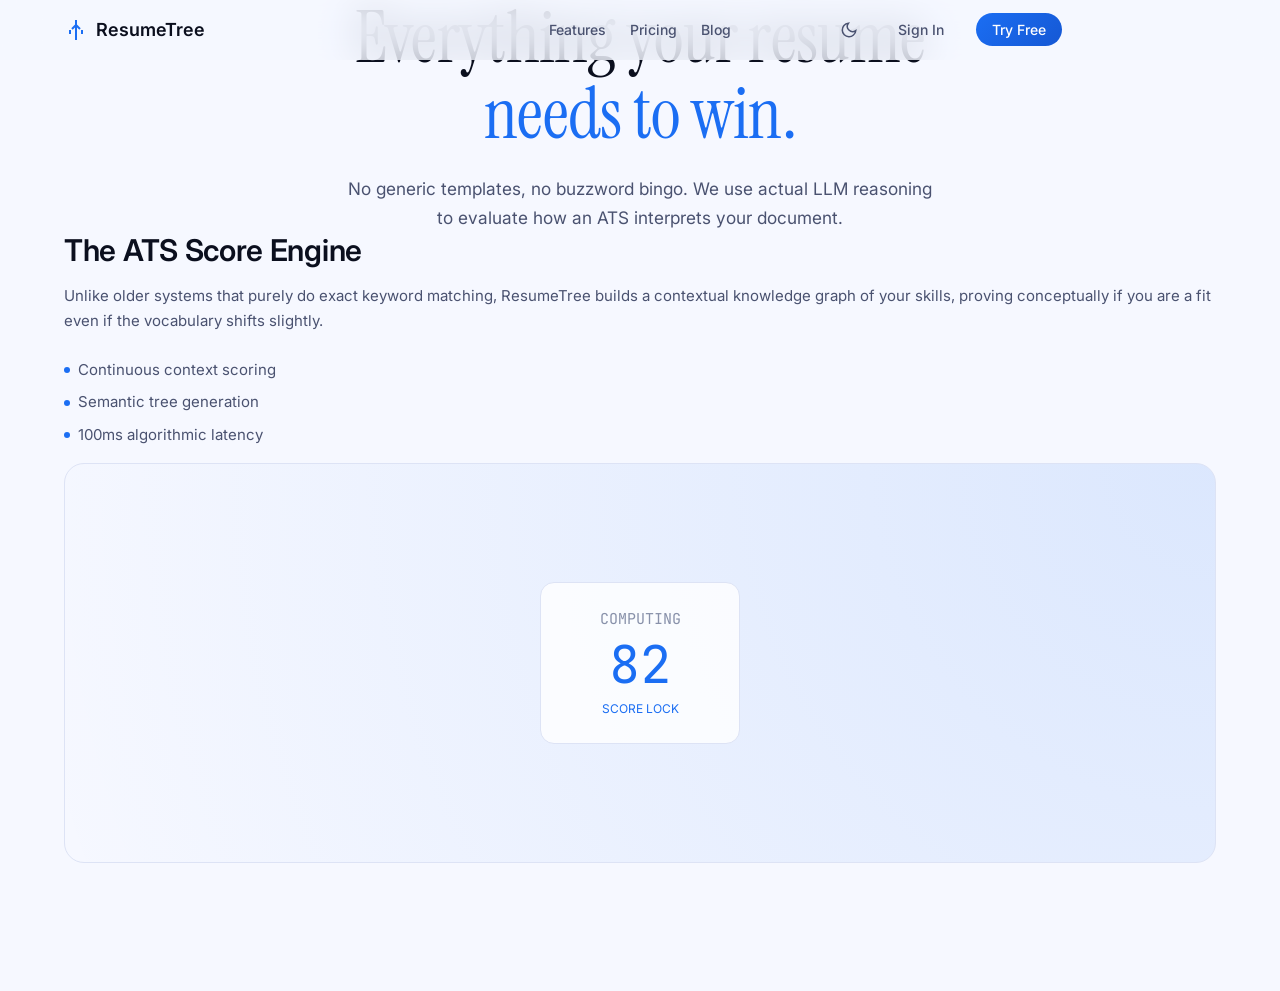
<file: frontend/features.html>
<!DOCTYPE html>
<html lang="en">
<head>
  <meta charset="UTF-8">
  <meta name="viewport" content="width=device-width, initial-scale=1.0">
  <title>Features · ResumeTree</title>
  <script>
    const saved = localStorage.getItem('resumetree-theme');
    const system = window.matchMedia('(prefers-color-scheme: dark)').matches ? 'dark' : 'light';
    if ((saved || system) === 'dark') document.documentElement.classList.add('dark');
  </script>

  <style>
    :root { --base: #F6F8FF; --t1: #0B0F1E; }
    :root.dark { --base: #07090F; --t1: #ECF0FA; }
    body { background-color: var(--base); color: var(--t1); margin: 0; }
  </style>

  <link rel="stylesheet" href="css/design-system.css">
  <link rel="stylesheet" href="css/layout.css">
  <link rel="stylesheet" href="css/components.css">
  <link rel="stylesheet" href="css/animations.css">

  <style>
    .feature-row { display: grid; grid-template-columns: 1fr 1fr; gap: 64px; align-items: center; margin-bottom: 128px; }
    @media (max-width: 1023px) { .feature-row { grid-template-columns: 1fr; text-align: center; gap: 32px; margin-bottom: 80px; } .feature-row > div:nth-child(2) { grid-row: 1; } }
    .visual-panel { position: relative; height: 400px; border-radius: 20px; background: radial-gradient(circle at top right, var(--brand-glow), transparent); border: 1px solid var(--border); display: flex; align-items: center; justify-content: center; overflow: hidden; }
  </style>
</head>
<body>
  
  <nav class="navbar" style="height: 60px; z-index: 100;">
    <div class="nav-content container flex justify-between items-center w-full">
      <a href="index.html" class="logo" style="font-weight: 600; flex: 1;">
        <svg width="24" height="24" viewBox="0 0 24 24" fill="none" stroke="var(--brand)" stroke-width="2"><path d="M12 22V2M16 11l-4-4-4 4M6 16v-4M18 16v-4"/></svg>
        ResumeTree
      </a>
      <div class="nav-links flex gap-6" style="font-size: 14px; flex: 1; justify-content: center;">
        <a href="features.html">Features</a>
        <a href="pricing.html">Pricing</a>
        <a href="#">Blog</a>
      </div>
      <div class="nav-actions flex items-center justify-end gap-4" style="flex: 1;">
        <button class="btn btn-ghost theme-toggle-btn" style="padding: 8px; border:none;" aria-label="Toggle Theme">
          <svg class="icon-sun" width="18" height="18" viewBox="0 0 24 24" fill="none" stroke="currentColor" stroke-width="2"><circle cx="12" cy="12" r="5"></circle><line x1="12" y1="1" x2="12" y2="3"></line><line x1="12" y1="21" x2="12" y2="23"></line><line x1="4.22" y1="4.22" x2="5.64" y2="5.64"></line><line x1="18.36" y1="18.36" x2="19.78" y2="19.78"></line><line x1="1" y1="12" x2="3" y2="12"></line><line x1="21" y1="12" x2="23" y2="12"></line><line x1="4.22" y1="19.78" x2="5.64" y2="18.36"></line><line x1="18.36" y1="5.64" x2="19.78" y2="4.22"></line></svg>
          <svg class="icon-moon" width="18" height="18" viewBox="0 0 24 24" fill="none" stroke="currentColor" stroke-width="2"><path d="M21 12.79A9 9 0 1 1 11.21 3 7 7 0 0 0 21 12.79z"></path></svg>
        </button>
        <button class="btn btn-ghost" style="padding: 8px 16px;">Sign In</button>
        <button class="btn btn-primary" style="padding: 8px 16px;">Try Free</button>
      </div>
    </div>
  </nav>

  <main class="container mt-32 mb-32">
    <div class="text-center mb-32 animate-on-scroll">
      <h1 class="display-title mb-6">Everything your resume <br><span class="text-brand">needs to win.</span></h1>
      <p class="text-t2" style="max-width: 600px; margin: 0 auto; font-size: 1.15rem;">
        No generic templates, no buzzword bingo. We use actual LLM reasoning to evaluate how an ATS interprets your document.
      </p>
    </div>

    <!-- Row 1 -->
    <div class="feature-row animate-on-scroll">
      <div>
        <h2 class="mb-4" style="font-size:2rem;">The ATS Score Engine</h2>
        <p class="text-t2 mb-6 text-lg">
          Unlike older systems that purely do exact keyword matching, ResumeTree builds a contextual knowledge graph of your skills, proving conceptually if you are a fit even if the vocabulary shifts slightly.
        </p>
        <ul class="text-t2 flex-col gap-2" style="list-style:none; padding:0;">
          <li class="flex items-center gap-2"><div style="width:6px; height:6px; border-radius:50%; background:var(--brand);"></div> Continuous context scoring</li>
          <li class="flex items-center gap-2"><div style="width:6px; height:6px; border-radius:50%; background:var(--brand);"></div> Semantic tree generation</li>
          <li class="flex items-center gap-2"><div style="width:6px; height:6px; border-radius:50%; background:var(--brand);"></div> 100ms algorithmic latency</li>
        </ul>
      </div>
      <div class="visual-panel">
        <div class="card glass text-center" style="width: 200px; padding: 24px; border-color:var(--border);">
          <div class="mono-text mb-2 text-t3">COMPUTING</div>
          <div class="mb-2 text-brand" style="font-size: 52px; font-family:var(--font-mono); line-height:1;">82</div>
          <div class="text-brand font-500" style="font-size: 12px;">SCORE LOCK</div>
        </div>
      </div>
    </div>

  </main>

  <script src="js/core.js" defer></script>
</body>
</html>
</file>
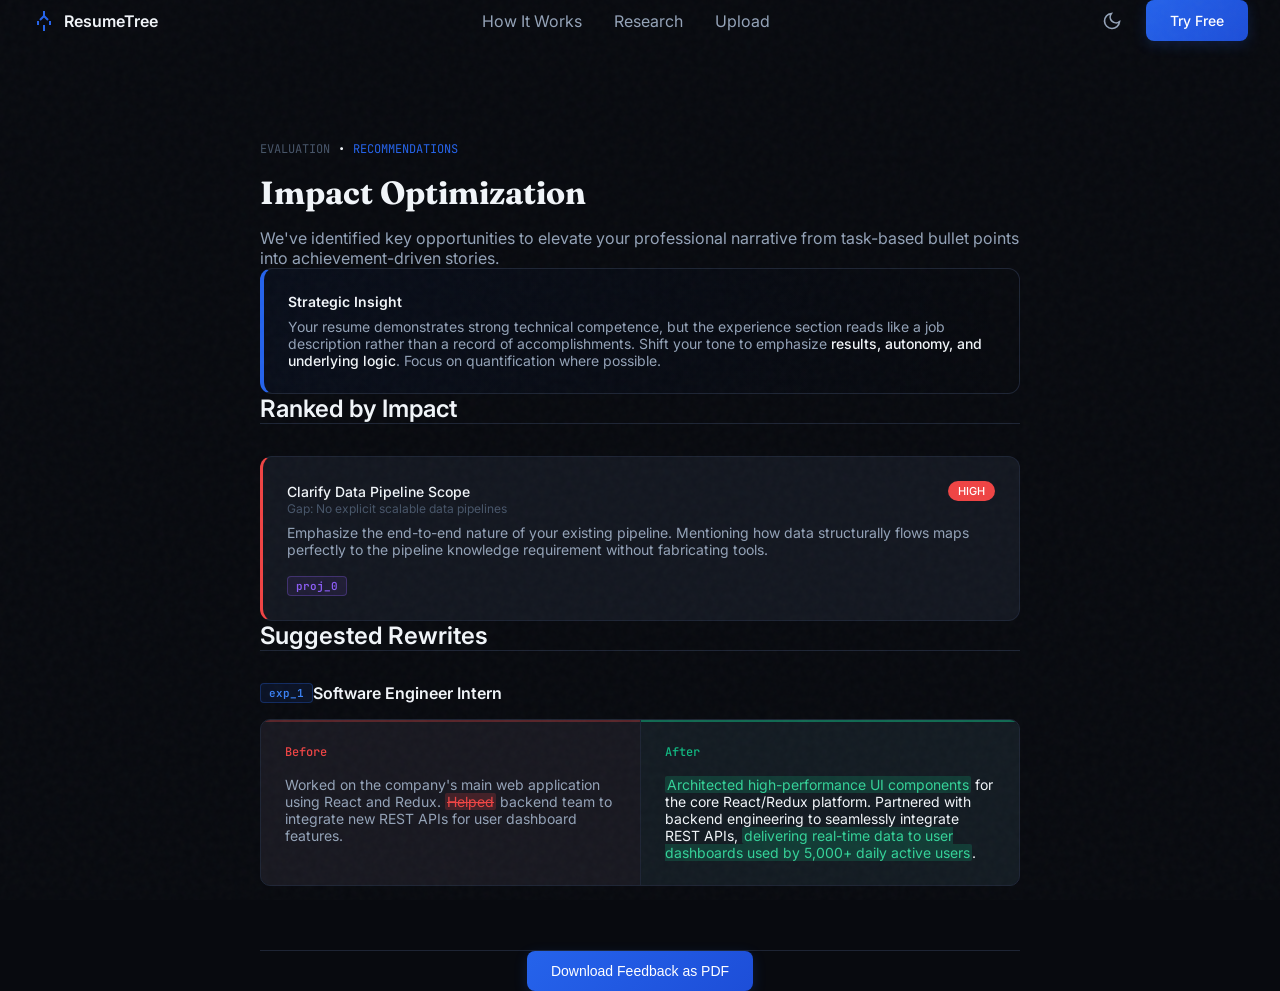
<file: frontend/feedback.html>
<!DOCTYPE html>
<html lang="en" class="dark">
<head>
    <meta charset="UTF-8">
    <meta name="viewport" content="width=device-width, initial-scale=1.0">
    <title>Feedback - ResumeTree</title>
    <link href="https://fonts.googleapis.com/css2?family=Fraunces:ital,wght@0,700;1,300&family=Inter:wght@400;500;600;700&family=JetBrains+Mono:wght@400;600&display=swap" rel="stylesheet">
    <link rel="stylesheet" href="css/global.css">
    <link rel="stylesheet" href="css/pages/feedback.css">
</head>
<body class="bg-base text-primary font-body antialiased min-h-screen col transition-colors">
    <div class="noise-overlay"></div>
    
<nav class="navbar" id="navbar">
  <div class="nav-container row space-between items-center px-lg h-16 w-full max-w-7xl mx-auto">
    <a href="index.html" class="logo row items-center gap-2 text-primary font-600 font-body">
      <svg width="24" height="24" viewBox="0 0 24 24" fill="none" stroke="var(--blue-500)" stroke-width="2"><path d="M12 22v-6"></path><path d="M16 11l-4-4-4 4"></path><path d="M12 2v5"></path><path d="M6 16v-4"></path><path d="M18 16v-4"></path></svg>
      ResumeTree
    </a>
    <div class="nav-links row gap-8 display-md">
      <a href="howitworks.html" class="text-secondary hover-primary">How It Works</a>
      <a href="research.html" class="text-secondary hover-primary">Research</a>
      <a href="upload.html" class="text-secondary hover-primary">Upload</a>
    </div>
    <div class="nav-actions row items-center gap-4">
      <button id="theme-toggle" class="icon-btn text-secondary hover-primary">
        <svg id="moon-icon" viewBox="0 0 24 24" width="20" height="20" fill="none" stroke="currentColor" stroke-width="2"><path d="M21 12.79A9 9 0 1 1 11.21 3 7 7 0 0 0 21 12.79z"></path></svg>
        <svg id="sun-icon" viewBox="0 0 24 24" width="20" height="20" fill="none" stroke="currentColor" stroke-width="2" style="display:none;"><circle cx="12" cy="12" r="5"></circle><line x1="12" y1="1" x2="12" y2="3"></line><line x1="12" y1="21" x2="12" y2="23"></line><line x1="4.22" y1="4.22" x2="5.64" y2="5.64"></line><line x1="18.36" y1="18.36" x2="19.78" y2="19.78"></line><line x1="1" y1="12" x2="3" y2="12"></line><line x1="21" y1="12" x2="23" y2="12"></line><line x1="4.22" y1="19.78" x2="5.64" y2="18.36"></line><line x1="18.36" y1="5.64" x2="19.78" y2="4.22"></line></svg>
      </button>
      <a href="upload.html" class="btn btn-primary">Try Free</a>
    </div>
  </div>
</nav>
<div id="toast-container" class="fixed bottom-lg right-lg col gap-2 z-50"></div>

    <main id="main-content" class="flex-1 w-full relative z-10 page-transition" style="padding-top: 100px;">
        
<div class="max-w-3xl mx-auto px-6 w-full">
    <header class="mb-12 animate-in">
        <div class="row items-center gap-2 mb-4 font-mono text-xs text-tertiary">
            <span>EVALUATION</span><span class="text-primary">•</span><span class="text-blue">RECOMMENDATIONS</span>
        </div>
        <h1 class="font-display text-5xl mb-4 text-primary">Impact <span class="italic">Optimization</span></h1>
        <p class="text-secondary text-base leading-relaxed">We've identified key opportunities to elevate your professional narrative from task-based bullet points into achievement-driven stories.</p>
    </header>

    <div class="card quote-card mb-12 animate-in" style="animation-delay: 100ms;">
        <h3 class="font-600 text-sm mb-2 text-primary">Strategic Insight</h3>
        <p class="text-secondary text-sm leading-relaxed">Your resume demonstrates strong technical competence, but the experience section reads like a job description rather than a record of accomplishments. Shift your tone to emphasize <span class="text-primary font-500">results, autonomy, and underlying logic</span>. Focus on quantification where possible.</p>
    </div>

    <h2 class="font-600 text-xl border-b pb-4 mb-8 text-primary animate-in" style="animation-delay: 200ms;">Ranked by Impact</h2>
    <div class="col gap-4 mb-16 animate-in" style="animation-delay: 300ms;">
        <div class="card row items-start gap-4 hover:bg-elevated cursor-default border-l-[3px] border-l-red-500" style="border-left: 3px solid var(--red-500);">
            <div class="flex-1">
                <div class="row space-between items-center mb-1">
                    <h4 class="font-500 text-sm text-primary">Clarify Data Pipeline Scope</h4>
                    <span class="badge badge-high">HIGH</span>
                </div>
                <p class="text-xs text-tertiary italic mb-2">Gap: No explicit scalable data pipelines</p>
                <p class="text-sm text-secondary leading-relaxed">Emphasize the end-to-end nature of your existing pipeline. Mentioning how data structurally flows maps perfectly to the pipeline knowledge requirement without fabricating tools.</p>
                <div class="mt-4"><span class="chip chip-proj">proj_0</span></div>
            </div>
        </div>
    </div>

    <h2 class="font-600 text-xl border-b pb-4 mb-8 text-primary animate-in" style="animation-delay: 400ms;">Suggested Rewrites</h2>
    <section class="mb-12 animate-in" style="animation-delay: 500ms;">
        <div class="row items-center gap-3 mb-4">
            <span class="chip chip-exp">exp_1</span>
            <h3 class="font-600 text-base text-primary">Software Engineer Intern</h3>
        </div>
        <div class="diff-view bg-card mb-4">
            <div class="diff-col before">
                <div class="diff-top-border red"></div>
                <div class="font-mono text-xs text-red font-500 mb-4">Before</div>
                <p class="text-sm text-secondary leading-relaxed">Worked on the company's main web application using React and Redux. <span class="diff-del">Helped</span> backend team to integrate new REST APIs for user dashboard features.</p>
            </div>
            <div class="diff-col after">
                <div class="diff-top-border green"></div>
                <div class="font-mono text-xs text-mint font-500 mb-4">After</div>
                <p class="text-sm text-primary leading-relaxed cursor-text"><span class="diff-add">Architected high-performance UI components</span> for the core React/Redux platform. Partnered with backend engineering to seamlessly integrate REST APIs, <span class="diff-add">delivering real-time data to user dashboards used by 5,000+ daily active users</span>.</p>
            </div>
        </div>
    </section>

    <div class="col items-center mt-xl border-t pt-8 animate-in" style="animation-delay: 600ms;">
        <button id="download-pdf-btn" class="btn btn-primary">Download Feedback as PDF</button>
    </div>
</div>

    </main>
    
    <script src="js/global.js"></script>
    <script src="js/api.js"></script>
    <script src="js/pages/feedback.js"></script>
</body>
</html>
</file>
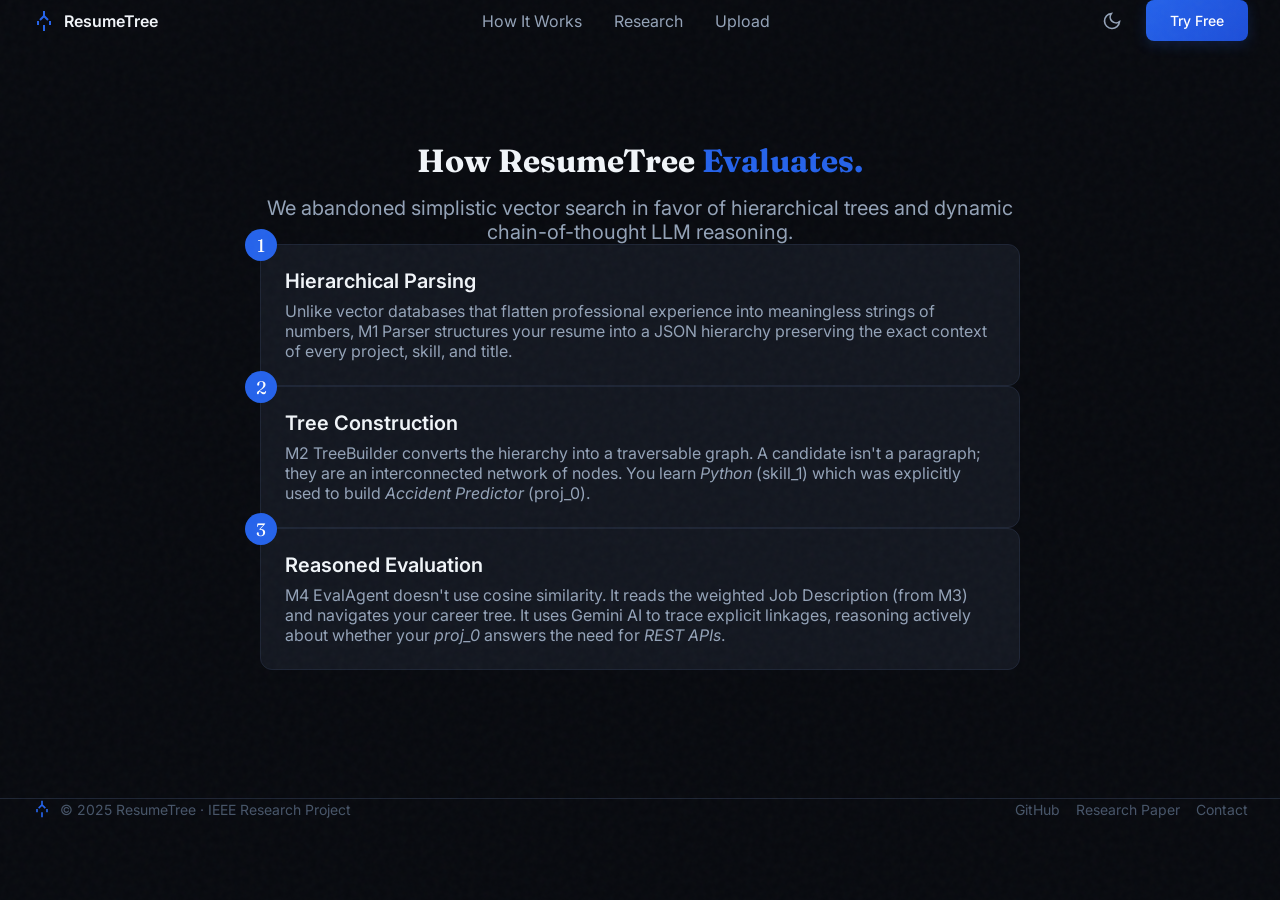
<file: frontend/howitworks.html>
<!DOCTYPE html>
<html lang="en" class="dark">
<head>
    <meta charset="UTF-8">
    <meta name="viewport" content="width=device-width, initial-scale=1.0">
    <title>How It Works - ResumeTree</title>
    <link href="https://fonts.googleapis.com/css2?family=Fraunces:ital,wght@0,700;1,300&family=Inter:wght@400;500;600;700&family=JetBrains+Mono:wght@400;600&display=swap" rel="stylesheet">
    <link rel="stylesheet" href="css/global.css">
    <link rel="stylesheet" href="css/pages/howitworks.css">
</head>
<body class="bg-base text-primary font-body antialiased min-h-screen col transition-colors">
    <div class="noise-overlay"></div>
    
<nav class="navbar" id="navbar">
  <div class="nav-container row space-between items-center px-lg h-16 w-full max-w-7xl mx-auto">
    <a href="index.html" class="logo row items-center gap-2 text-primary font-600 font-body">
      <svg width="24" height="24" viewBox="0 0 24 24" fill="none" stroke="var(--blue-500)" stroke-width="2"><path d="M12 22v-6"></path><path d="M16 11l-4-4-4 4"></path><path d="M12 2v5"></path><path d="M6 16v-4"></path><path d="M18 16v-4"></path></svg>
      ResumeTree
    </a>
    <div class="nav-links row gap-8 display-md">
      <a href="howitworks.html" class="text-secondary hover-primary">How It Works</a>
      <a href="research.html" class="text-secondary hover-primary">Research</a>
      <a href="upload.html" class="text-secondary hover-primary">Upload</a>
    </div>
    <div class="nav-actions row items-center gap-4">
      <button id="theme-toggle" class="icon-btn text-secondary hover-primary">
        <svg id="moon-icon" viewBox="0 0 24 24" width="20" height="20" fill="none" stroke="currentColor" stroke-width="2"><path d="M21 12.79A9 9 0 1 1 11.21 3 7 7 0 0 0 21 12.79z"></path></svg>
        <svg id="sun-icon" viewBox="0 0 24 24" width="20" height="20" fill="none" stroke="currentColor" stroke-width="2" style="display:none;"><circle cx="12" cy="12" r="5"></circle><line x1="12" y1="1" x2="12" y2="3"></line><line x1="12" y1="21" x2="12" y2="23"></line><line x1="4.22" y1="4.22" x2="5.64" y2="5.64"></line><line x1="18.36" y1="18.36" x2="19.78" y2="19.78"></line><line x1="1" y1="12" x2="3" y2="12"></line><line x1="21" y1="12" x2="23" y2="12"></line><line x1="4.22" y1="19.78" x2="5.64" y2="18.36"></line><line x1="18.36" y1="5.64" x2="19.78" y2="4.22"></line></svg>
      </button>
      <a href="upload.html" class="btn btn-primary">Try Free</a>
    </div>
  </div>
</nav>
<div id="toast-container" class="fixed bottom-lg right-lg col gap-2 z-50"></div>

    <main id="main-content" class="flex-1 w-full relative z-10 page-transition" style="padding-top: 100px;">
        
<div class="max-w-3xl mx-auto px-6 w-full pb-xl">
    <header class="text-center mb-16 animate-in">
        <h1 class="font-display text-5xl mb-4 text-primary">How ResumeTree <span class="italic text-blue">Evaluates.</span></h1>
        <p class="text-secondary text-lg">We abandoned simplistic vector search in favor of hierarchical trees and dynamic chain-of-thought LLM reasoning.</p>
    </header>

    <div class="col gap-12 mt-12 animate-in" style="animation-delay: 200ms;">
        <div class="timeline-card">
            <div class="timeline-number">1</div>
            <h3 class="font-600 text-lg mb-2">Hierarchical Parsing</h3>
            <p class="text-secondary leading-relaxed">Unlike vector databases that flatten professional experience into meaningless strings of numbers, M1 Parser structures your resume into a JSON hierarchy preserving the exact context of every project, skill, and title.</p>
        </div>
        <div class="timeline-card">
            <div class="timeline-number">2</div>
            <h3 class="font-600 text-lg mb-2">Tree Construction</h3>
            <p class="text-secondary leading-relaxed">M2 TreeBuilder converts the hierarchy into a traversable graph. A candidate isn't a paragraph; they are an interconnected network of nodes. You learn <em>Python</em> (skill_1) which was explicitly used to build <em>Accident Predictor</em> (proj_0).</p>
        </div>
        <div class="timeline-card">
            <div class="timeline-number">3</div>
            <h3 class="font-600 text-lg mb-2">Reasoned Evaluation</h3>
            <p class="text-secondary leading-relaxed">M4 EvalAgent doesn't use cosine similarity. It reads the weighted Job Description (from M3) and navigates your career tree. It uses Gemini AI to trace explicit linkages, reasoning actively about whether your <em>proj_0</em> answers the need for <em>REST APIs</em>.</p>
        </div>
    </div>
</div>

    </main>
    
<footer class="footer border-t border-border mt-xl py-xl px-lg">
  <div class="max-w-7xl mx-auto row space-between items-center text-tertiary text-sm">
    <div class="row items-center gap-2">
      <svg width="20" height="20" viewBox="0 0 24 24" fill="none" stroke="var(--blue-500)" stroke-width="2"><path d="M12 22v-6"></path><path d="M16 11l-4-4-4 4"></path><path d="M12 2v5"></path><path d="M6 16v-4"></path><path d="M18 16v-4"></path></svg>
      <span>© 2025 ResumeTree · IEEE Research Project</span>
    </div>
    <div class="row gap-4">
      <a href="#" class="hover-primary">GitHub</a>
      <a href="#" class="hover-primary">Research Paper</a>
      <a href="#" class="hover-primary">Contact</a>
    </div>
  </div>
</footer>

    <script src="js/global.js"></script>
    <script src="js/api.js"></script>
    <script src="js/pages/howitworks.js"></script>
</body>
</html>
</file>
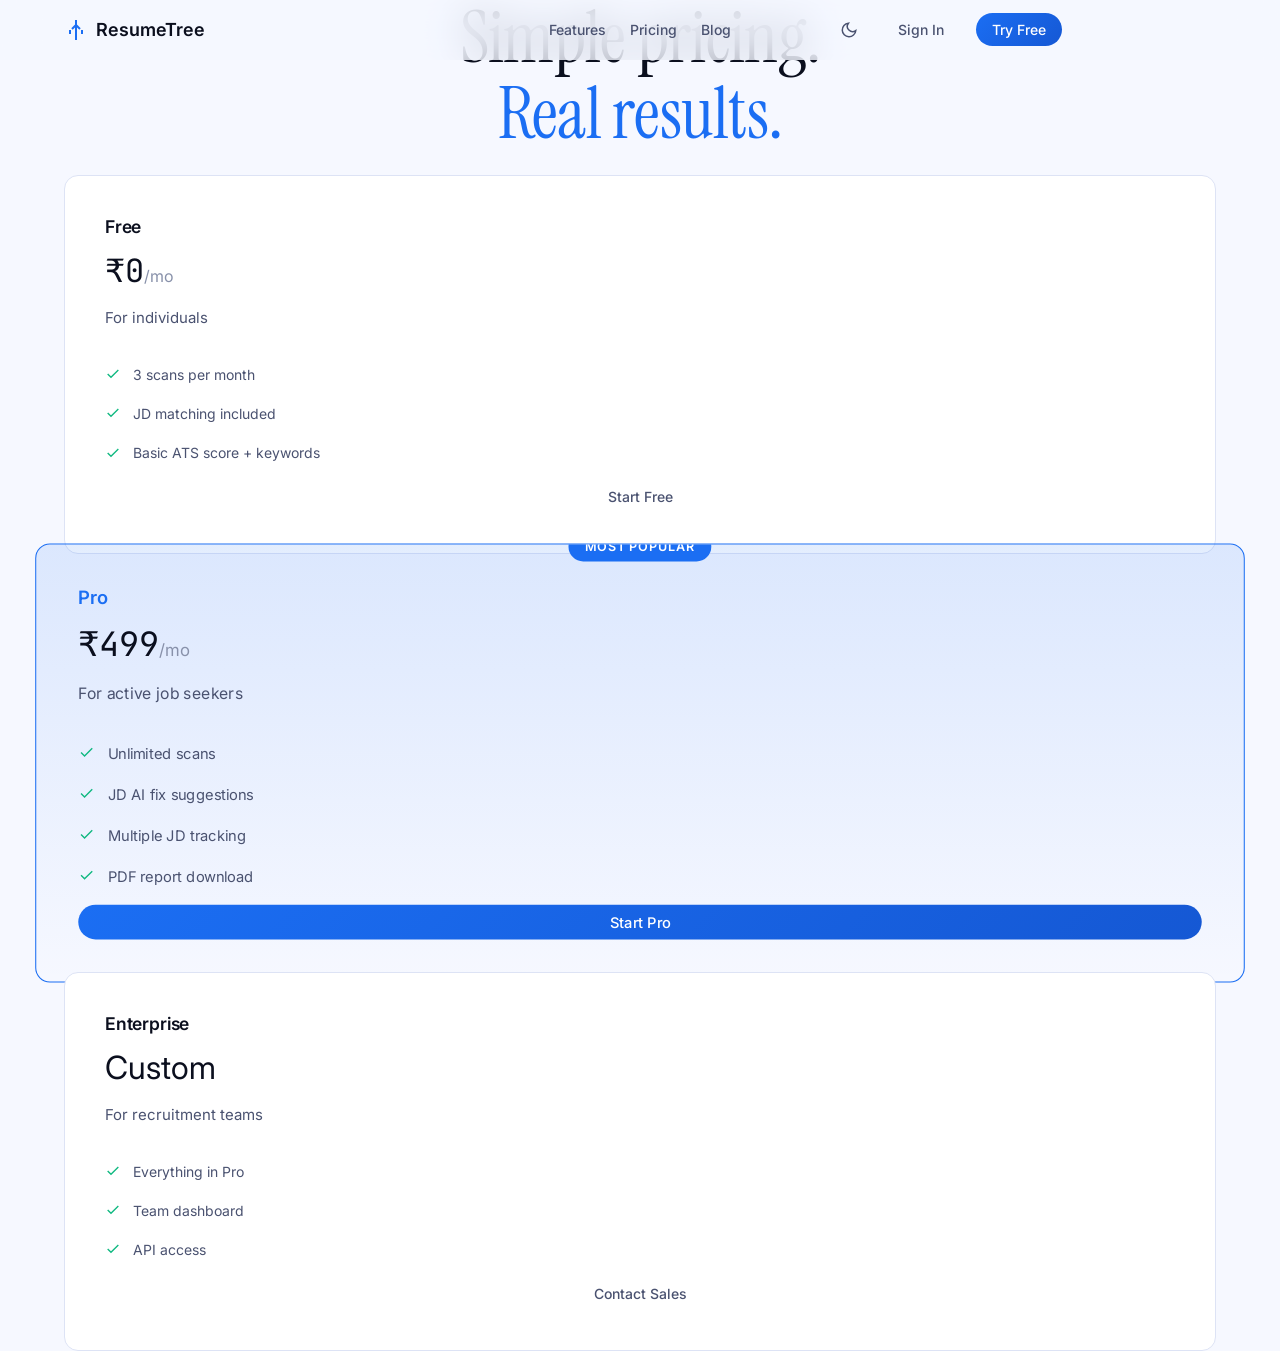
<file: frontend/pricing.html>
<!DOCTYPE html>
<html lang="en">
<head>
  <meta charset="UTF-8">
  <meta name="viewport" content="width=device-width, initial-scale=1.0">
  <title>Pricing · ResumeTree</title>
  <script>
    const saved = localStorage.getItem('resumetree-theme');
    const system = window.matchMedia('(prefers-color-scheme: dark)').matches ? 'dark' : 'light';
    if ((saved || system) === 'dark') document.documentElement.classList.add('dark');
  </script>

  <style>
    :root { --base: #F6F8FF; --t1: #0B0F1E; }
    :root.dark { --base: #07090F; --t1: #ECF0FA; }
    body { background-color: var(--base); color: var(--t1); margin: 0; }
  </style>

  <link rel="stylesheet" href="css/design-system.css">
  <link rel="stylesheet" href="css/layout.css">
  <link rel="stylesheet" href="css/components.css">
  <link rel="stylesheet" href="css/animations.css">

  <style>
    .pricing-grid { display: grid; grid-template-columns: repeat(3, 1fr); gap: 32px; align-items: center; }
    @media (max-width: 1023px) { .pricing-grid { grid-template-columns: 1fr; max-width: 500px; margin: 0 auto; align-items: stretch; } }
    .pricing-card { padding: 40px; display: flex; flex-direction: column; height: 100%; border-color: var(--border); }
    .pricing-card.pro { border-color: var(--brand); background: linear-gradient(180deg, var(--brand-glow), transparent); transform: scale(1.05); position: relative; }
    @media (max-width: 1023px) { .pricing-card.pro { transform: scale(1); } }
    .pro-badge { position: absolute; top: -12px; left: 50%; transform: translateX(-50%); background: var(--brand); color: white; padding: 4px 16px; border-radius: 99px; font-size: 12px; font-weight: 600; letter-spacing: 0.05em; }
    ul.pricing-features { list-style: none; margin: 32px 0 0 0; padding: 0; flex-grow: 1; }
    ul.pricing-features li { margin-bottom: 16px; color: var(--t2); display: flex; align-items: center; gap: 12px; font-size: 14px; }
    ul.pricing-features li svg { color: var(--excellent); flex-shrink: 0; }
  </style>
</head>
<body>
  
  <nav class="navbar" style="height: 60px; z-index: 100;">
    <div class="nav-content container flex justify-between items-center w-full">
      <a href="index.html" class="logo" style="font-weight: 600; flex: 1;">
        <svg width="24" height="24" viewBox="0 0 24 24" fill="none" stroke="var(--brand)" stroke-width="2"><path d="M12 22V2M16 11l-4-4-4 4M6 16v-4M18 16v-4"/></svg>
        ResumeTree
      </a>
      <div class="nav-links flex gap-6" style="font-size: 14px; flex: 1; justify-content: center;">
        <a href="features.html">Features</a>
        <a href="pricing.html">Pricing</a>
        <a href="#">Blog</a>
      </div>
      <div class="nav-actions flex items-center justify-end gap-4" style="flex: 1;">
        <button class="btn btn-ghost theme-toggle-btn" style="padding: 8px; border:none;" aria-label="Toggle Theme">
          <svg class="icon-sun" width="18" height="18" viewBox="0 0 24 24" fill="none" stroke="currentColor" stroke-width="2"><circle cx="12" cy="12" r="5"></circle><line x1="12" y1="1" x2="12" y2="3"></line><line x1="12" y1="21" x2="12" y2="23"></line><line x1="4.22" y1="4.22" x2="5.64" y2="5.64"></line><line x1="18.36" y1="18.36" x2="19.78" y2="19.78"></line><line x1="1" y1="12" x2="3" y2="12"></line><line x1="21" y1="12" x2="23" y2="12"></line><line x1="4.22" y1="19.78" x2="5.64" y2="18.36"></line><line x1="18.36" y1="5.64" x2="19.78" y2="4.22"></line></svg>
          <svg class="icon-moon" width="18" height="18" viewBox="0 0 24 24" fill="none" stroke="currentColor" stroke-width="2"><path d="M21 12.79A9 9 0 1 1 11.21 3 7 7 0 0 0 21 12.79z"></path></svg>
        </button>
        <button class="btn btn-ghost" style="padding: 8px 16px;">Sign In</button>
        <button class="btn btn-primary" style="padding: 8px 16px;">Try Free</button>
      </div>
    </div>
  </nav>

  <main class="container mt-32 mb-32">
    <div class="text-center mb-24 animate-on-scroll">
      <h1 class="display-title mb-6">Simple pricing.<br><span class="text-brand">Real results.</span></h1>
    </div>

    <div class="pricing-grid animate-on-scroll">
      <!-- Free -->
      <div class="card pricing-card">
        <h3 class="mb-2 text-t1 font-600">Free</h3>
        <div class="display-title-normal mono-text text-t1 mb-2" style="font-size:32px;">₹0<span style="font-size: 16px; font-family:var(--font-ui);color:var(--t3)">/mo</span></div>
        <p class="text-t2 text-sm">For individuals</p>
        
        <ul class="pricing-features pb-8">
          <li><svg width="16" height="16" viewBox="0 0 24 24" fill="none" stroke="currentColor" stroke-width="2"><polyline points="20 6 9 17 4 12"></polyline></svg> 3 scans per month</li>
          <li><svg width="16" height="16" viewBox="0 0 24 24" fill="none" stroke="currentColor" stroke-width="2"><polyline points="20 6 9 17 4 12"></polyline></svg> JD matching included</li>
          <li><svg width="16" height="16" viewBox="0 0 24 24" fill="none" stroke="currentColor" stroke-width="2"><polyline points="20 6 9 17 4 12"></polyline></svg> Basic ATS score + keywords</li>
        </ul>
        
        <button class="btn btn-ghost w-full">Start Free</button>
      </div>

      <!-- Pro -->
      <div class="card pricing-card pro">
        <div class="pro-badge">MOST POPULAR</div>
        <h3 class="mb-2 text-brand font-600">Pro</h3>
        <div class="display-title-normal mono-text text-t1 mb-2" style="font-size:32px;">₹499<span style="font-size: 16px; font-family:var(--font-ui);color:var(--t3)">/mo</span></div>
        <p class="text-t2 text-sm">For active job seekers</p>
        
        <ul class="pricing-features pb-8">
          <li><svg width="16" height="16" viewBox="0 0 24 24" fill="none" stroke="currentColor" stroke-width="2"><polyline points="20 6 9 17 4 12"></polyline></svg> Unlimited scans</li>
          <li><svg width="16" height="16" viewBox="0 0 24 24" fill="none" stroke="currentColor" stroke-width="2"><polyline points="20 6 9 17 4 12"></polyline></svg> JD AI fix suggestions</li>
          <li><svg width="16" height="16" viewBox="0 0 24 24" fill="none" stroke="currentColor" stroke-width="2"><polyline points="20 6 9 17 4 12"></polyline></svg> Multiple JD tracking</li>
          <li><svg width="16" height="16" viewBox="0 0 24 24" fill="none" stroke="currentColor" stroke-width="2"><polyline points="20 6 9 17 4 12"></polyline></svg> PDF report download</li>
        </ul>
        
        <button class="btn btn-primary w-full">Start Pro</button>
      </div>

      <!-- Enterprise -->
      <div class="card pricing-card">
        <h3 class="mb-2 text-t1 font-600">Enterprise</h3>
        <div class="display-title-normal text-t1 mb-2" style="font-size: 32px; padding: 0;">Custom</div>
        <p class="text-t2 text-sm mt-3">For recruitment teams</p>
        
        <ul class="pricing-features pb-8">
          <li><svg width="16" height="16" viewBox="0 0 24 24" fill="none" stroke="currentColor" stroke-width="2"><polyline points="20 6 9 17 4 12"></polyline></svg> Everything in Pro</li>
          <li><svg width="16" height="16" viewBox="0 0 24 24" fill="none" stroke="currentColor" stroke-width="2"><polyline points="20 6 9 17 4 12"></polyline></svg> Team dashboard</li>
          <li><svg width="16" height="16" viewBox="0 0 24 24" fill="none" stroke="currentColor" stroke-width="2"><polyline points="20 6 9 17 4 12"></polyline></svg> API access</li>
        </ul>
        
        <button class="btn btn-ghost w-full">Contact Sales</button>
      </div>
    </div>
  </main>

  <script src="js/core.js" defer></script>
</body>
</html>
</file>
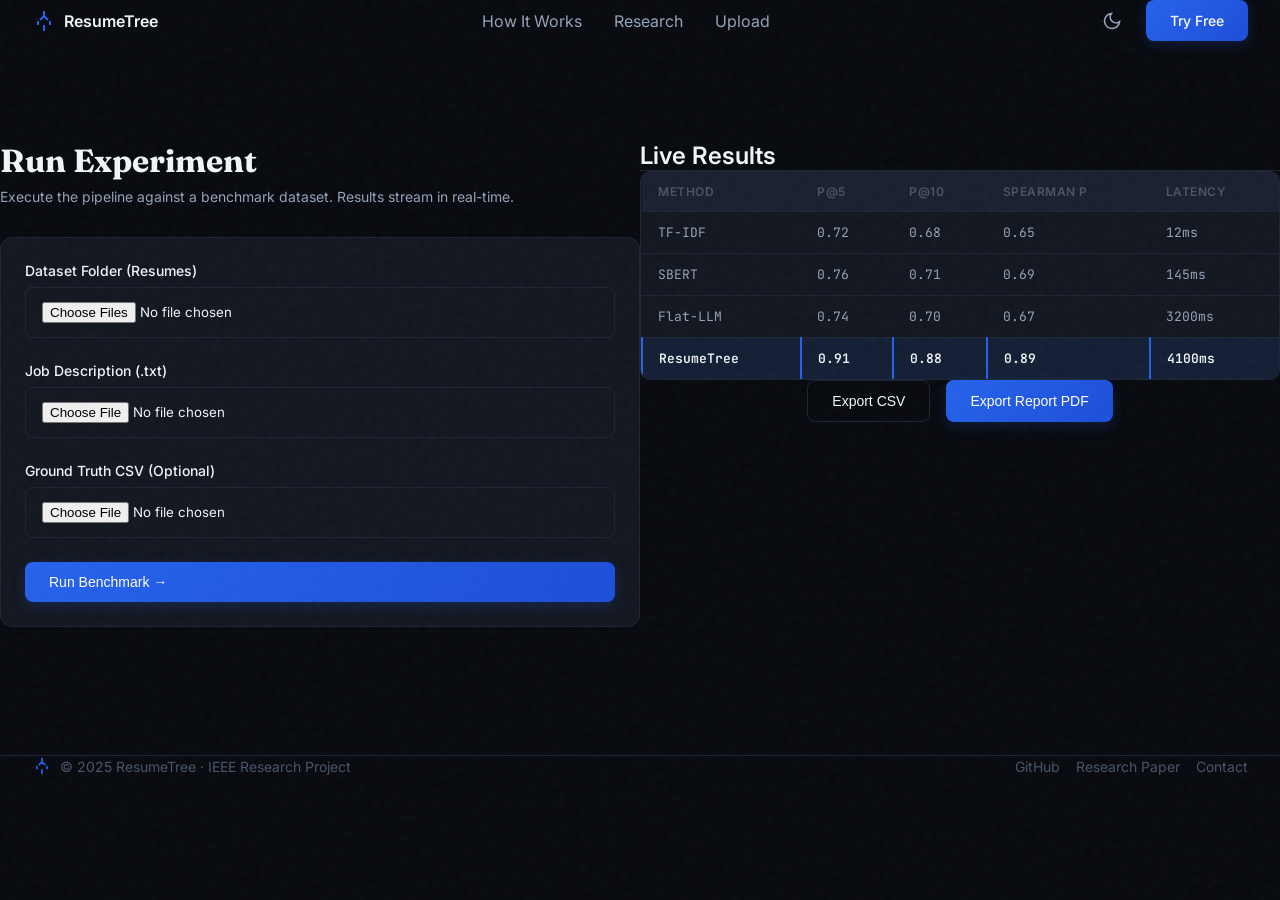
<file: frontend/research.html>
<!DOCTYPE html>
<html lang="en" class="dark">
<head>
    <meta charset="UTF-8">
    <meta name="viewport" content="width=device-width, initial-scale=1.0">
    <title>Research Benchmark - ResumeTree</title>
    <link href="https://fonts.googleapis.com/css2?family=Fraunces:ital,wght@0,700;1,300&family=Inter:wght@400;500;600;700&family=JetBrains+Mono:wght@400;600&display=swap" rel="stylesheet">
    <link rel="stylesheet" href="css/global.css">
    <link rel="stylesheet" href="css/pages/research.css">
</head>
<body class="bg-base text-primary font-body antialiased min-h-screen col transition-colors">
    <div class="noise-overlay"></div>
    
<nav class="navbar" id="navbar">
  <div class="nav-container row space-between items-center px-lg h-16 w-full max-w-7xl mx-auto">
    <a href="index.html" class="logo row items-center gap-2 text-primary font-600 font-body">
      <svg width="24" height="24" viewBox="0 0 24 24" fill="none" stroke="var(--blue-500)" stroke-width="2"><path d="M12 22v-6"></path><path d="M16 11l-4-4-4 4"></path><path d="M12 2v5"></path><path d="M6 16v-4"></path><path d="M18 16v-4"></path></svg>
      ResumeTree
    </a>
    <div class="nav-links row gap-8 display-md">
      <a href="howitworks.html" class="text-secondary hover-primary">How It Works</a>
      <a href="research.html" class="text-secondary hover-primary">Research</a>
      <a href="upload.html" class="text-secondary hover-primary">Upload</a>
    </div>
    <div class="nav-actions row items-center gap-4">
      <button id="theme-toggle" class="icon-btn text-secondary hover-primary">
        <svg id="moon-icon" viewBox="0 0 24 24" width="20" height="20" fill="none" stroke="currentColor" stroke-width="2"><path d="M21 12.79A9 9 0 1 1 11.21 3 7 7 0 0 0 21 12.79z"></path></svg>
        <svg id="sun-icon" viewBox="0 0 24 24" width="20" height="20" fill="none" stroke="currentColor" stroke-width="2" style="display:none;"><circle cx="12" cy="12" r="5"></circle><line x1="12" y1="1" x2="12" y2="3"></line><line x1="12" y1="21" x2="12" y2="23"></line><line x1="4.22" y1="4.22" x2="5.64" y2="5.64"></line><line x1="18.36" y1="18.36" x2="19.78" y2="19.78"></line><line x1="1" y1="12" x2="3" y2="12"></line><line x1="21" y1="12" x2="23" y2="12"></line><line x1="4.22" y1="19.78" x2="5.64" y2="18.36"></line><line x1="18.36" y1="5.64" x2="19.78" y2="4.22"></line></svg>
      </button>
      <a href="upload.html" class="btn btn-primary">Try Free</a>
    </div>
  </div>
</nav>
<div id="toast-container" class="fixed bottom-lg right-lg col gap-2 z-50"></div>

    <main id="main-content" class="flex-1 w-full relative z-10 page-transition" style="padding-top: 100px;">
        
<div class="max-w-7xl mx-auto px-6 w-full pb-xl row flex-wrap gap-12">
    <div class="col flex-1 min-w-[300px] animate-in">
        <h1 class="font-display text-4xl mb-2 text-primary">Run Experiment</h1>
        <p class="text-secondary text-sm mb-8">Execute the pipeline against a benchmark dataset. Results stream in real-time.</p>
        
        <div class="card col gap-6">
            <div class="col gap-2">
                <label class="font-500 text-sm">Dataset Folder (Resumes)</label>
                <input type="file" webkitdirectory directory multiple class="w-full">
            </div>
            <div class="col gap-2">
                <label class="font-500 text-sm">Job Description (.txt)</label>
                <input type="file" accept=".txt" class="w-full">
            </div>
            <div class="col gap-2">
                <label class="font-500 text-sm">Ground Truth CSV (Optional)</label>
                <input type="file" accept=".csv" class="w-full">
            </div>
            <button class="btn btn-primary mt-2">Run Benchmark &rarr;</button>
        </div>
    </div>

    <div class="col flex-1 min-w-[400px] animate-in" style="animation-delay: 200ms;">
        <h2 class="font-600 text-xl mb-6 border-b pb-2 text-primary">Live Results</h2>
        <div class="table-wrapper bg-card">
            <table>
                <thead>
                    <tr><th>Method</th><th>P@5</th><th>P@10</th><th>Spearman ρ</th><th>Latency</th></tr>
                </thead>
                <tbody>
                    <tr><td>TF-IDF</td><td>0.72</td><td>0.68</td><td>0.65</td><td>12ms</td></tr>
                    <tr><td>SBERT</td><td>0.76</td><td>0.71</td><td>0.69</td><td>145ms</td></tr>
                    <tr><td>Flat-LLM</td><td>0.74</td><td>0.70</td><td>0.67</td><td>3200ms</td></tr>
                    <tr class="highlight"><td>ResumeTree</td><td>0.91</td><td>0.88</td><td>0.89</td><td>4100ms</td></tr>
                </tbody>
            </table>
        </div>
        <div class="row gap-4 mt-6 justify-center">
            <button class="btn btn-ghost">Export CSV</button>
            <button class="btn btn-primary">Export Report PDF</button>
        </div>
    </div>
</div>

    </main>
    
<footer class="footer border-t border-border mt-xl py-xl px-lg">
  <div class="max-w-7xl mx-auto row space-between items-center text-tertiary text-sm">
    <div class="row items-center gap-2">
      <svg width="20" height="20" viewBox="0 0 24 24" fill="none" stroke="var(--blue-500)" stroke-width="2"><path d="M12 22v-6"></path><path d="M16 11l-4-4-4 4"></path><path d="M12 2v5"></path><path d="M6 16v-4"></path><path d="M18 16v-4"></path></svg>
      <span>© 2025 ResumeTree · IEEE Research Project</span>
    </div>
    <div class="row gap-4">
      <a href="#" class="hover-primary">GitHub</a>
      <a href="#" class="hover-primary">Research Paper</a>
      <a href="#" class="hover-primary">Contact</a>
    </div>
  </div>
</footer>

    <script src="js/global.js"></script>
    <script src="js/api.js"></script>
    <script src="js/pages/research.js"></script>
</body>
</html>
</file>
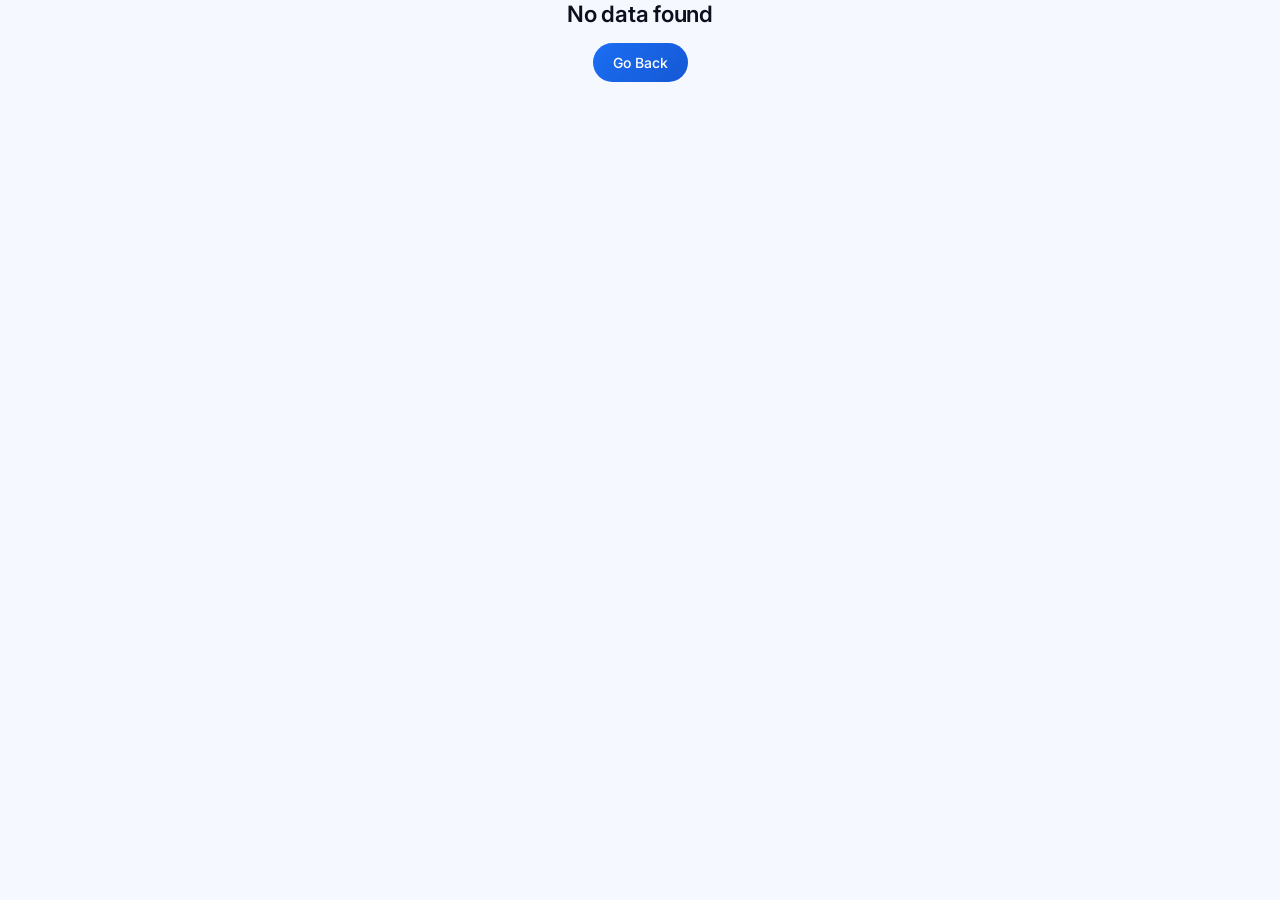
<file: frontend/results.html>
<!DOCTYPE html>
<html lang="en">
<head>
  <meta charset="UTF-8">
  <meta name="viewport" content="width=device-width, initial-scale=1.0">
  <title>Match Results · ResumeTree</title>
  
  <script>
    const saved = localStorage.getItem('resumetree-theme');
    const system = window.matchMedia('(prefers-color-scheme: dark)').matches ? 'dark' : 'light';
    if ((saved || system) === 'dark') document.documentElement.classList.add('dark');
  </script>

  <style>
    :root { --base: #F6F8FF; --t1: #0B0F1E; }
    :root.dark { --base: #07090F; --t1: #ECF0FA; }
    body { background-color: var(--base); color: var(--t1); margin: 0; scroll-behavior: smooth; }

    /* Custom Scrollbar */
    ::-webkit-scrollbar { width: 5px; }
    ::-webkit-scrollbar-track { background: transparent; }
    ::-webkit-scrollbar-thumb { background: var(--border-hi); border-radius: 4px; }
    ::-webkit-scrollbar-thumb:hover { background: var(--brand); }
  </style>

  <link href="https://fonts.googleapis.com/css2?family=Instrument+Serif:ital@0;1&family=Inter:wght@400;500;600;700&family=JetBrains+Mono:wght@400;600&display=swap" rel="stylesheet">
  <link rel="stylesheet" href="css/design-system.css">
  <link rel="stylesheet" href="css/layout.css">
  <link rel="stylesheet" href="css/components.css">
  <link rel="stylesheet" href="css/animations.css">

  <style>
    /* 3-Panel Layout */
    .dashboard-layout { display: grid; grid-template-columns: 240px 1fr; gap: 40px; }
    @media (max-width: 1200px) { .dashboard-layout { grid-template-columns: 240px 1fr; } }
    @media (max-width: 900px) { 
        .dashboard-layout { grid-template-columns: 1fr; gap: 20px; } 
        .sidebar { position: fixed; bottom: 0; left: 0; right: 0; z-index: 1000; background: var(--surface); border-top: 1px solid var(--border); }
        .sidebar nav { display: flex; overflow-x: auto; padding: 10px; gap: 10px; }
        .sidebar nav a { flex: 1; justify-content: center; min-width: max-content; }
        .dashboard-layout > div { margin-bottom: 80px; } /* space for bottom bar */
    }

    /* Top Bar */
    .top-bar-sticky { 
        position: sticky; top: 0; z-index: 100;
        background: rgba(var(--surface-rgb, 12, 15, 25), 0.7); 
        backdrop-filter: blur(20px); 
        transition: border-bottom 0.3s, background 0.3s;
        border-bottom: 1px solid transparent;
    }
    .top-bar-sticky.scrolled { border-bottom: 1px solid var(--border); background: rgba(var(--surface-rgb, 12, 15, 25), 0.9); }
    .dark .top-bar-sticky { background: rgba(12, 15, 25, 0.7); }
    .dark .top-bar-sticky.scrolled { background: rgba(12, 15, 25, 0.9); }
    html:not(.dark) .top-bar-sticky { background: rgba(255, 255, 255, 0.7); }
    html:not(.dark) .top-bar-sticky.scrolled { background: rgba(255, 255, 255, 0.9); }

    /* Sidebar Links */
    .sidebar nav a { 
        display: flex; align-items: center; justify-content: space-between; 
        padding: 12px 16px; color: var(--t2); text-decoration: none; 
        border-radius: 8px; font-size: 14px; font-weight: 500; 
        border-left: 3px solid transparent; transition: all 0.2s cubic-bezier(0.2, 0.8, 0.2, 1); 
        margin-bottom: 4px;
    }
    .sidebar nav a:hover { background: var(--elevated); color: var(--t1); }
    .sidebar nav a.active { background: rgba(59, 130, 246, 0.1); color: var(--brand); border-left: 3px solid var(--brand); }
    .nav-badge { font-family: var(--font-mono); font-size: 11px; padding: 2px 6px; border-radius: 4px; font-weight: 600; }
    
    /* Badge Colors */
    .badge-green { background: rgba(16, 185, 129, 0.15); color: var(--excellent); }
    .badge-blue { background: rgba(59, 130, 246, 0.15); color: var(--brand); }
    .badge-amber { background: rgba(245, 158, 11, 0.15); color: var(--average); }
    .badge-red { background: rgba(239, 68, 68, 0.15); color: var(--poor); }

    /* Score Gauge */
    .score-gauge-container { display: flex; align-items: center; gap: 40px; }
    @media (max-width: 600px) { .score-gauge-container { flex-direction: column; text-align: center; } }
    .gauge-wrapper { position: relative; width: 260px; height: 260px; flex-shrink: 0; }
    .gauge-svg { transform: rotate(-90deg); width: 100%; height: 100%; overflow: visible; }
    .gauge-value { position: absolute; top: 50%; left: 50%; transform: translate(-50%, -50%); text-align: center; }
    .gauge-number { font-family: var(--font-mono); font-size: 80px; font-weight: 400; line-height: 1; }

    /* Dimension Bars */
    .dim-bar-wrapper { margin-bottom: 16px; }
    .dim-bar-title { display: flex; justify-content: space-between; margin-bottom: 8px; font-size: 13px; font-weight: 500; }
    .dim-bar-track { width: 100%; height: 6px; background: var(--border); border-radius: 99px; overflow: hidden; }
    .dim-bar-fill { height: 100%; border-radius: 99px; transition: width 1s cubic-bezier(0.2, 0.8, 0.2, 1); width: 0; }

    /* Insight Chips */
    .insight-chip { display: flex; align-items: flex-start; gap: 12px; padding: 12px 16px; border-radius: 8px; font-size: 14px; margin-bottom: 8px; line-height: 1.4; border: 1px solid transparent; }
    .insight-chip.green { background: rgba(16, 185, 129, 0.05); border-color: rgba(16, 185, 129, 0.2); color: var(--excellent); }
    .insight-chip.red { background: rgba(239, 68, 68, 0.05); border-color: rgba(239, 68, 68, 0.2); color: var(--poor); }
    .insight-chip.amber { background: rgba(245, 158, 11, 0.05); border-color: rgba(245, 158, 11, 0.2); color: var(--average); }

    /* Accordion Cards */
    .accordion-card { background: var(--card); border: 1px solid var(--border); border-radius: 12px; margin-bottom: 12px; transition: all 0.3s cubic-bezier(0.2, 0.8, 0.2, 1); cursor: pointer; overflow: hidden; }
    .accordion-card:hover { transform: translateY(-2px); border-color: var(--brand-soft); box-shadow: 0 4px 12px rgba(0,0,0,0.05); }
    .dark .accordion-card:hover { box-shadow: 0 4px 12px rgba(0,0,0,0.2); }
    .accordion-header { padding: 16px 20px; display: grid; grid-template-columns: 1fr auto auto; gap: 16px; align-items: center; }
    .accordion-content { padding: 0 20px; max-height: 0; opacity: 0; transition: all 0.3s cubic-bezier(0.2, 0.8, 0.2, 1); background: var(--surface); }
    .accordion-card.expanded .accordion-content { padding: 16px 20px; max-height: 200px; opacity: 1; border-top: 1px solid var(--border); }
    .accordion-card.expanded .chevron { transform: rotate(180deg); }
    .chevron { transition: transform 0.3s ease; color: var(--t3); }

    /* Gaps & Strengths */
    .gs-item { display: flex; align-items: flex-start; gap: 12px; padding: 16px; border-radius: 8px; margin-bottom: 12px; font-size: 14px; line-height: 1.5; background: var(--card); border-left: 3px solid transparent; }
    .gs-gap { border-left-color: var(--poor); }
    .gs-strength { border-left-color: var(--excellent); }
    .dot { width: 8px; height: 8px; border-radius: 50%; margin-top: 6px; flex-shrink: 0; }
    .dot.red { background: var(--poor); box-shadow: 0 0 8px rgba(239,68,68,0.4); }
    .dot.green { background: var(--excellent); box-shadow: 0 0 8px rgba(16,185,129,0.4); }




    /* Scroll Animations */
    .animate-on-scroll { opacity: 0; transform: translateY(20px); transition: opacity 0.6s cubic-bezier(0.2, 0.8, 0.2, 1), transform 0.6s cubic-bezier(0.2, 0.8, 0.2, 1); }
    .animate-on-scroll.visible { opacity: 1; transform: translateY(0); }
  </style>
</head>
<body>

  <!-- Blurred Top Bar -->
  <div class="top-bar-sticky" id="top-bar">
    <div class="container flex justify-between items-center py-4">
      <div class="flex items-center gap-3">
        <a href="index.html" class="logo text-brand hover-glow" style="display:flex;">
          <svg width="24" height="24" viewBox="0 0 24 24" fill="none" stroke="currentColor" stroke-width="2"><path d="M12 22V2M16 11l-4-4-4 4M6 16v-4M18 16v-4"/></svg>
        </a>
        <div style="height: 24px; width: 1px; background: var(--border);"></div>
        <span id="display-filename" class="pill mono-text text-t2" style="background:var(--elevated); border:none;">resume.pdf</span>
        <span class="text-t3">→</span>
        <span id="display-jd-title" class="pill mono-text" style="color:var(--brand); background:var(--brand-soft); border:none;">Job Description</span>
      </div>
      <div class="flex items-center gap-4">
        <button class="btn btn-ghost theme-toggle-btn" style="padding: 8px; border:none;" aria-label="Toggle Theme">
          <svg class="icon-sun" width="18" height="18" viewBox="0 0 24 24" fill="none" stroke="currentColor" stroke-width="2"><circle cx="12" cy="12" r="5"></circle><line x1="12" y1="1" x2="12" y2="3"></line><line x1="12" y1="21" x2="12" y2="23"></line><line x1="4.22" y1="4.22" x2="5.64" y2="5.64"></line><line x1="18.36" y1="18.36" x2="19.78" y2="19.78"></line><line x1="1" y1="12" x2="3" y2="12"></line><line x1="21" y1="12" x2="23" y2="12"></line><line x1="4.22" y1="19.78" x2="5.64" y2="18.36"></line><line x1="18.36" y1="5.64" x2="19.78" y2="4.22"></line></svg>
          <svg class="icon-moon" width="18" height="18" viewBox="0 0 24 24" fill="none" stroke="currentColor" stroke-width="2"><path d="M21 12.79A9 9 0 1 1 11.21 3 7 7 0 0 0 21 12.79z"></path></svg>
        </button>
        <button class="btn btn-ghost" onclick="window.location.href='index.html'">Scan Again</button>
        <button class="btn btn-primary shadow-glow" onclick="window.print()">Download Report</button>
      </div>
    </div>
  </div>

  <main class="container mt-8 mb-32">
    <div class="dashboard-layout">
      
      <!-- 1. Left Sidebar -->
      <aside class="sidebar">
        <div style="position: sticky; top: 100px;">
          <nav>
            <a href="#overall" class="nav-link active" data-target="overall">
              <div class="flex items-center gap-3"><svg width="16" height="16" viewBox="0 0 24 24" fill="none" stroke="currentColor" stroke-width="2"><circle cx="12" cy="12" r="10"></circle><polyline points="12 6 12 12 16 14"></polyline></svg> Overall Score</div>
              <span id="nav-score-badge" class="nav-badge badge-blue">0</span>
            </a>
            <a href="#jdcompat" class="nav-link" data-target="jdcompat">
              <div class="flex items-center gap-3"><svg width="16" height="16" viewBox="0 0 24 24" fill="none" stroke="currentColor" stroke-width="2"><polygon points="12 2 15.09 8.26 22 9.27 17 14.14 18.18 21.02 12 17.77 5.82 21.02 7 14.14 2 9.27 8.91 8.26 12 2"></polygon></svg> Requirements</div>
              <span id="nav-match-badge" class="nav-badge badge-amber">0/0</span>
            </a>
            <a href="#suggestions" class="nav-link" data-target="suggestions">
              <div class="flex items-center gap-3"><svg width="16" height="16" viewBox="0 0 24 24" fill="none" stroke="currentColor" stroke-width="2"><path d="M12 2v4M12 18v4M4.93 4.93l2.83 2.83M16.24 16.24l2.83 2.83M2 12h4M18 12h4M4.93 19.07l2.83-2.83M16.24 7.76l2.83-2.83"></path></svg> Gaps & Strengths</div>
              <span id="nav-gap-badge" class="nav-badge badge-red">0</span>
            </a>
          </nav>
          
          <div class="mt-8 p-4 rounded bg-surface border border-border">
            <p class="text-t3" style="font-size:12px; margin-bottom:4px;">Matched against:</p>
            <p id="sidebar-role-name" class="font-500 text-sm mb-4">Calculated Role</p>
            <a href="index.html" class="text-brand text-sm hover-underline">Change JD →</a>
          </div>
        </div>
      </aside>

      <!-- 2. Center Main -->
      <div class="center-content">
        
        <!-- Score Section -->
        <section id="overall" class="mb-20 pt-4">
          <div class="score-gauge-container animate-on-scroll">
            <div class="gauge-wrapper">
              <svg class="gauge-svg" viewBox="0 0 260 260">
                <circle cx="130" cy="130" r="120" fill="none" stroke="var(--border)" stroke-width="12"></circle>
                <circle id="gauge-circle" cx="130" cy="130" r="120" fill="none" stroke="var(--brand)" stroke-width="12" stroke-dasharray="0 754" stroke-linecap="round" style="transition: stroke-dasharray 1.5s cubic-bezier(0.2, 0.8, 0.2, 1);"></circle>
              </svg>
              <div class="gauge-value">
                <div id="gauge-score" class="gauge-number text-t1">0</div>
                <div id="gauge-label" class="text-t2 font-500 mt-2 text-sm tracking-wide uppercase">Analyzing</div>
              </div>
            </div>

            <div class="flex-col w-full">
              <div class="flex-col gap-2 mb-6">
                <!-- Dimension Bars with Stagger -->
                <div class="dim-bar-wrapper animate-on-scroll" style="transition-delay: 100ms;">
                  <div class="dim-bar-title"><span class="text-t2">Skill Match</span> <span id="val-skill" class="mono-text text-t1">0%</span></div>
                  <div class="dim-bar-track"><div id="bar-skill" class="dim-bar-fill"></div></div>
                </div>
                <div class="dim-bar-wrapper animate-on-scroll" style="transition-delay: 200ms;">
                  <div class="dim-bar-title"><span class="text-t2">Experience Quality</span> <span id="val-exp" class="mono-text text-t1">0%</span></div>
                  <div class="dim-bar-track"><div id="bar-exp" class="dim-bar-fill"></div></div>
                </div>
                <div class="dim-bar-wrapper animate-on-scroll" style="transition-delay: 300ms;">
                  <div class="dim-bar-title"><span class="text-t2">Career Progression</span> <span id="val-prog" class="mono-text text-t1">0%</span></div>
                  <div class="dim-bar-track"><div id="bar-prog" class="dim-bar-fill"></div></div>
                </div>
                <div class="dim-bar-wrapper animate-on-scroll" style="transition-delay: 400ms;">
                  <div class="dim-bar-title"><span class="text-t2">Context Fit</span> <span id="val-fit" class="mono-text text-t1">0%</span></div>
                  <div class="dim-bar-track"><div id="bar-fit" class="dim-bar-fill"></div></div>
                </div>
              </div>

              <!-- Insight Chips replacing paragraph -->
              <div id="insight-chips" class="flex-col animate-on-scroll" style="transition-delay: 500ms;">
                <!-- Generated via JS -->
              </div>
            </div>
          </div>
        </section>

        <!-- Requirements Accordion -->
        <section id="jdcompat" class="mb-20 pt-4">
          <h2 class="display-title-normal mb-8 animate-on-scroll">Detailed Requirement Match</h2>
          <div id="accordion-container" class="flex-col gap-2">
            <!-- Generated via JS -->
            <p class="text-t3 text-center py-8">Loading match data...</p>
          </div>
        </section>

        <!-- Gaps & Strengths 2-Column -->
        <section id="suggestions" class="mb-20 pt-4">
          <h2 class="display-title-normal mb-2 animate-on-scroll">Actionable Insights</h2>
          <p class="text-t3 mb-8 text-sm animate-on-scroll">Critical improvements to pass the ATS filter.</p>
          
          <div class="grid-2 gap-8">
            <div class="flex-col animate-on-scroll">
              <h3 class="text-poor font-600 mb-4 flex items-center gap-2"><div class="dot red"></div> Critical Gaps</h3>
              <div id="gaps-container" class="flex-col"></div>
            </div>
            
            <div class="flex-col animate-on-scroll" style="transition-delay: 100ms;">
              <h3 class="text-excellent font-600 mb-4 flex items-center gap-2"><div class="dot green"></div> Your Strengths</h3>
              <div id="strengths-container" class="flex-col"></div>
            </div>
          </div>
        </section>

      </div>


    </div>
  </main>

  <script src="js/core.js"></script>
  <script>
    document.addEventListener('DOMContentLoaded', () => {
        // Sticky Top Bar Blur
        window.addEventListener('scroll', () => {
            const topBar = document.getElementById('top-bar');
            if (window.scrollY > 20) topBar.classList.add('scrolled');
            else topBar.classList.remove('scrolled');
        });

        // Intersection Observer for scroll animations
        const observer = new IntersectionObserver((entries) => {
            entries.forEach(entry => {
                if(entry.isIntersecting) {
                    entry.target.classList.add('visible');
                    observer.unobserve(entry.target);
                }
            });
        }, { threshold: 0.1 });
        
        // Setup data
        const raw = localStorage.getItem('lastResult');
        if (!raw) {
            document.body.innerHTML = '<div class="container mt-32 text-center"><h2>No data found</h2><a href="index.html" class="btn btn-primary mt-4">Go Back</a></div>';
            return;
        }

        const data = JSON.parse(raw);
        const filename = localStorage.getItem('lastFilename') || 'resume.pdf';
        const jdTitle = (localStorage.getItem('lastJD') || 'Job Description').replace(/\s+/g, ' ').trim().substring(0, 30) + "...";

        // Top Bar & Sidebar Headers
        document.getElementById('display-filename').innerText = filename;
        document.getElementById('display-jd-title').innerText = jdTitle;
        document.getElementById('sidebar-role-name').innerText = jdTitle;
        
        // Gauge Color Selection
        const score = data.overall_score || 0;
        let colorClass = "badge-red";
        let hexColor = "var(--poor)";
        let label = "Needs Work";
        
        if (score >= 85) { colorClass = "badge-green"; hexColor = "var(--excellent)"; label = "Excellent Match"; }
        else if (score >= 70) { colorClass = "badge-blue"; hexColor = "var(--brand)"; label = "Good Match"; }
        else if (score >= 50) { colorClass = "badge-amber"; hexColor = "var(--average)"; label = "Average Match"; }
        
        // Update Side Badges
        const scoreBadge = document.getElementById('nav-score-badge');
        scoreBadge.innerText = score;
        scoreBadge.className = `nav-badge ${colorClass}`;
        
        const totalReqs = (data.matched_requirements?.length || 0) + (data.unmatched_requirements?.length || 0);
        document.getElementById('nav-match-badge').innerText = `${data.matched_requirements?.length || 0}/${totalReqs}`;
        document.getElementById('nav-gap-badge').innerText = data.gaps?.length || 0;

        // Animate Gauge
        document.getElementById('gauge-score').innerText = score;
        document.getElementById('gauge-label').innerText = label;
        const circle = document.getElementById('gauge-circle');
        circle.style.stroke = hexColor;
        circle.style.filter = `drop-shadow(0 0 20px ${hexColor}80)`;
        
        const circumference = 2 * Math.PI * 120; // r=120
        const offset = circumference - (score / 100) * circumference;
        circle.style.strokeDasharray = `${circumference} ${circumference}`;
        circle.style.strokeDashoffset = circumference;
        
        setTimeout(() => { circle.style.strokeDashoffset = offset; }, 100);

        // Dimension Bars
        const dims = data.dimension_scores || {};
        updateBar('skill', dims.skill_match);
        updateBar('exp', dims.experience_quality);
        updateBar('prog', dims.career_progression);
        updateBar('fit', dims.context_fit);

        function updateBar(id, val) {
            val = val || 0;
            document.getElementById(`val-${id}`).innerText = `${val}%`;
            const bar = document.getElementById(`bar-${id}`);
            const bColor = val >= 80 ? 'var(--excellent)' : (val >= 60 ? 'var(--brand)' : 'var(--poor)');
            bar.style.background = bColor;
            setTimeout(() => { bar.style.width = `${val}%`; }, 100);
        }

        // ===== ENHANCV-STYLE RESUME DOCUMENT =====
        const rdoc = document.getElementById('rdoc');
        if (rdoc && data.resume_json) {
            const r = data.resume_json;
            const esc = s => (s||'').replace(/&/g,'&amp;').replace(/</g,'&lt;').replace(/>/g,'&gt;');
            let h = '';

            // --- Header ---
            h += `<p class="rdoc-name">${esc(r.personal_info?.name || 'Candidate')}</p>`;
            if (r.experience?.[0]?.title) h += `<p class="rdoc-title">${esc(r.experience[0].title)}</p>`;
            const ci = [r.personal_info?.email, r.personal_info?.location, r.personal_info?.linkedin].filter(Boolean);
            if (ci.length) h += `<div class="rdoc-contact">${ci.map(c => `<span>${esc(c)}</span>`).join('')}</div>`;

            // --- Two columns ---
            h += '<div class="rdoc-cols"><div class="rdoc-left">';

            // LEFT: Experience
            if (r.experience?.length) {
                h += '<div class="rdoc-sh">Experience</div>';
                r.experience.forEach(exp => {
                    h += '<div class="rdoc-exp">';
                    h += `<p class="rdoc-exp-role">${esc(exp.title)}</p>`;
                    h += `<p class="rdoc-exp-co">${esc(exp.company)}</p>`;
                    const d = [exp.start_year, exp.end_year||'Present'].filter(Boolean).join(' – ');
                    if (d) h += `<p class="rdoc-exp-date">📅 ${d}</p>`;
                    const bullets = [...(exp.responsibilities||[]), ...(exp.outcomes||[])];
                    if (bullets.length) {
                        h += '<ul>';
                        bullets.forEach(b => h += `<li>${esc(b)}</li>`);
                        h += '</ul>';
                    }
                    h += '</div>';
                });
            }

            // LEFT: Education
            if (r.education?.length) {
                h += '<div class="rdoc-sh">Education</div>';
                r.education.forEach(edu => {
                    h += '<div class="rdoc-edu">';
                    h += `<p class="rdoc-edu-deg">${esc(edu.degree)}</p>`;
                    h += `<p class="rdoc-edu-inst">${esc(edu.institution)}</p>`;
                    const meta = [edu.year ? '📅 ' + edu.year : '', edu.cgpa ? 'CGPA: ' + edu.cgpa : ''].filter(Boolean).join('  ·  ');
                    if (meta) h += `<p class="rdoc-edu-meta">${meta}</p>`;
                    h += '</div>';
                });
            }

            h += '</div><div class="rdoc-right">';

            // RIGHT: Skills as tags
            if (r.skills?.length) {
                h += '<div class="rdoc-sh">Skills</div>';
                h += '<div class="rdoc-tags">';
                r.skills.forEach(s => h += `<span class="rdoc-tag">${esc(s)}</span>`);
                // Missing skill tags
                (data.gaps || []).forEach(gap => {
                    const words = gap.match(/\b[A-Z][a-zA-Z+#.\/]{1,}\b/g);
                    if (words) words.forEach(w => {
                        if (!r.skills.some(s => s.toLowerCase() === w.toLowerCase())) {
                            h += `<span class="rdoc-tag missing">${esc(w)}</span>`;
                        }
                    });
                });
                h += '</div>';
            }

            // RIGHT: Projects
            if (r.projects?.length) {
                h += '<div class="rdoc-sh">Projects</div>';
                r.projects.forEach(proj => {
                    h += '<div class="rdoc-exp">';
                    h += `<p class="rdoc-exp-role">${esc(proj.title)}</p>`;
                    if (proj.description) h += `<p style="font-size:10.5px; color:#555; margin:2px 0;">${esc(proj.description)}</p>`;
                    if (proj.outcome) h += `<p style="font-size:10.5px; color:#555; margin:2px 0;">▸ ${esc(proj.outcome)}</p>`;
                    if (proj.tech_stack?.length) {
                        h += '<div class="rdoc-tags" style="margin-top:4px;">';
                        proj.tech_stack.forEach(t => h += `<span class="rdoc-tag">${esc(t)}</span>`);
                        h += '</div>';
                    }
                    h += '</div>';
                });
            }

            // RIGHT: Certifications
            if (r.certifications?.length) {
                h += '<div class="rdoc-sh">Certifications</div>';
                r.certifications.forEach(c => h += `<p style="font-size:10.5px; margin:3px 0;">• ${esc(c)}</p>`);
            }

            h += '</div></div>'; // close cols

            // --- Strengths (green annotations) ---
            if (data.strengths?.length) {
                h += '<div style="margin-top:16px;"><div class="rdoc-sh" style="border-color:#10b981; color:#10b981;">✓ Strengths Found</div>';
                data.strengths.forEach(s => {
                    h += `<div class="rdoc-good"><p>${esc(s)}</p></div>`;
                });
                h += '</div>';
            }

            // --- Gaps (red annotations) ---
            if (data.gaps?.length) {
                h += '<div style="margin-top:12px;"><div class="rdoc-sh" style="border-color:#ef4444; color:#ef4444;">✗ Areas to Improve</div>';
                data.gaps.forEach(g => {
                    h += `<div class="rdoc-bad"><p>${esc(g)}</p></div>`;
                });
                h += '</div>';
            }

            rdoc.innerHTML = h;
        }

        // Insight Chips
        const chipsCont = document.getElementById('insight-chips');
        if (data.strengths && data.strengths.length > 0) {
            chipsCont.innerHTML += `<div class="insight-chip green"><svg width="18" height="18" viewBox="0 0 24 24" fill="none" stroke="currentColor" stroke-width="2" class="mt-1"><path d="M22 11.08V12a10 10 0 1 1-5.93-9.14"></path><polyline points="22 4 12 14.01 9 11.01"></polyline></svg> <span><strong>Strength:</strong> ${data.strengths[0].split('.')[0]}.</span></div>`;
        }
        if (data.gaps && data.gaps.length > 0) {
            chipsCont.innerHTML += `<div class="insight-chip red"><svg width="18" height="18" viewBox="0 0 24 24" fill="none" stroke="currentColor" stroke-width="2" class="mt-1"><circle cx="12" cy="12" r="10"></circle><line x1="12" y1="8" x2="12" y2="12"></line><line x1="12" y1="16" x2="12.01" y2="16"></line></svg> <span><strong>Critical Gap:</strong> ${data.gaps[0].split('.')[0]}.</span></div>`;
        }

        // Accordion Table
        const accCont = document.getElementById('accordion-container');
        accCont.innerHTML = '';
        
        let stagger = 0;
        (data.matched_requirements || []).forEach(m => {
            const card = document.createElement('div');
            card.className = "accordion-card animate-on-scroll";
            card.style.transitionDelay = `${stagger}ms`;
            const isFull = m.match_type === 'full';
            card.innerHTML = `
                <div class="accordion-header">
                    <div class="flex items-center gap-4">
                        <span class="pill mono-text" style="font-size:11px; background:var(--surface); border:1px solid var(--border);">REQ</span>
                        <span class="font-500 text-t1">${m.req_id}</span>
                    </div>
                    <span class="pill ${isFull ? 'badge-green' : 'badge-amber'} border-none" style="font-size:11px;">${isFull ? '✓ Found' : '◐ Partial'}</span>
                    <svg class="chevron" width="20" height="20" viewBox="0 0 24 24" fill="none" stroke="currentColor" stroke-width="2"><polyline points="6 9 12 15 18 9"></polyline></svg>
                </div>
                <div class="accordion-content text-t2 text-sm">${m.reasoning}</div>
            `;
            card.addEventListener('click', () => card.classList.toggle('expanded'));
            accCont.appendChild(card);
            stagger += 60;
        });

        (data.unmatched_requirements || []).forEach(u => {
            const card = document.createElement('div');
            card.className = "accordion-card animate-on-scroll";
            card.style.transitionDelay = `${stagger}ms`;
            card.innerHTML = `
                <div class="accordion-header">
                    <div class="flex items-center gap-4">
                        <span class="pill mono-text" style="font-size:11px; background:var(--surface); border:1px solid var(--border);">REQ</span>
                        <span class="font-500 text-t1">${u}</span>
                    </div>
                    <span class="pill badge-red border-none" style="font-size:11px;">✗ Missing</span>
                    <svg class="chevron" width="20" height="20" viewBox="0 0 24 24" fill="none" stroke="currentColor" stroke-width="2"><polyline points="6 9 12 15 18 9"></polyline></svg>
                </div>
                <div class="accordion-content text-t2 text-sm">This requirement was not detected anywhere in your resume structure.</div>
            `;
            card.addEventListener('click', () => card.classList.toggle('expanded'));
            accCont.appendChild(card);
            stagger += 60;
        });

        // Gaps and Strengths
        const gapsCont = document.getElementById('gaps-container');
        (data.gaps || []).forEach((gap, i) => {
            const el = document.createElement('div');
            el.className = "gs-item gs-gap";
            el.innerHTML = `<span class="text-t2">${gap.split('.')[0]}.</span>`; // Shorten
            gapsCont.appendChild(el);
        });

        const strCont = document.getElementById('strengths-container');
        (data.strengths || []).forEach((s, i) => {
            const el = document.createElement('div');
            el.className = "gs-item gs-strength";
            el.innerHTML = `<span class="text-t2">${s.split('.')[0]}.</span>`; // Shorten
            strCont.appendChild(el);
        });

        // Fire observer
        document.querySelectorAll('.animate-on-scroll').forEach(el => observer.observe(el));
        
        // Sync Sidebar Navigation Highlight
        const sections = document.querySelectorAll('section');
        const navLinks = document.querySelectorAll('.sidebar nav .nav-link');
        
        window.addEventListener('scroll', () => {
            let current = '';
            sections.forEach(sec => {
                if (window.scrollY >= (sec.offsetTop - 150)) {
                    current = sec.getAttribute('id');
                }
            });
            navLinks.forEach(link => {
                link.classList.remove('active');
                if (link.getAttribute('data-target') === current) {
                    link.classList.add('active');
                }
            });
        });
    });
  </script>
</body>
</html>
</file>
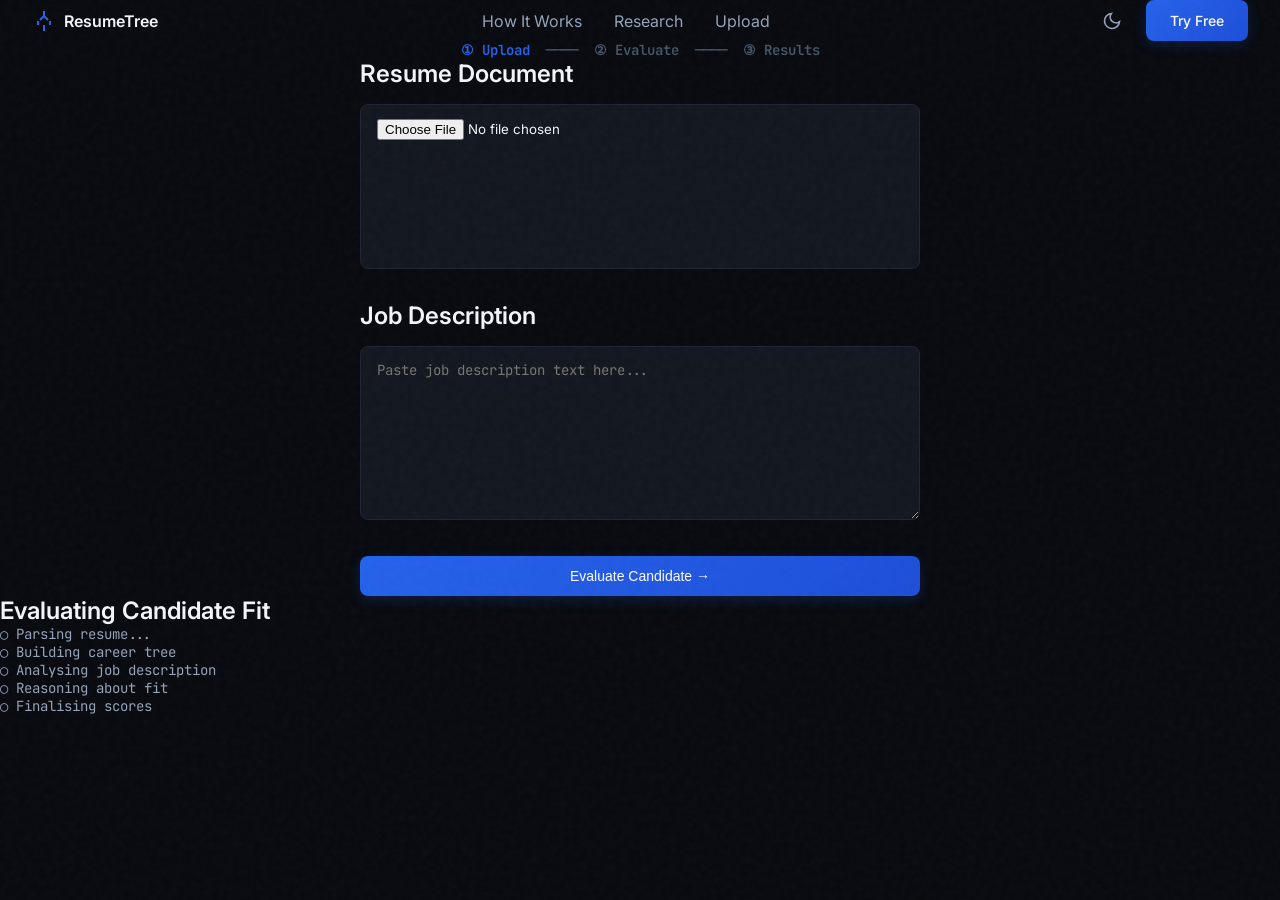
<file: frontend/upload.html>
<!DOCTYPE html>
<html lang="en" class="dark">
<head>
    <meta charset="UTF-8">
    <meta name="viewport" content="width=device-width, initial-scale=1.0">
    <title>Upload & Evaluate - ResumeTree</title>
    <link href="https://fonts.googleapis.com/css2?family=Fraunces:ital,wght@0,700;1,300&family=Inter:wght@400;500;600;700&family=JetBrains+Mono:wght@400;600&display=swap" rel="stylesheet">
    <link rel="stylesheet" href="css/global.css">
</head>
<body class="bg-base text-primary font-body antialiased min-h-screen col transition-colors">
    <div class="noise-overlay"></div>
    
<nav class="navbar" id="navbar">
  <div class="nav-container row space-between items-center px-lg h-16 w-full max-w-7xl mx-auto">
    <a href="index.html" class="logo row items-center gap-2 text-primary font-600 font-body">
      <svg width="24" height="24" viewBox="0 0 24 24" fill="none" stroke="var(--blue-500)" stroke-width="2"><path d="M12 22v-6"></path><path d="M16 11l-4-4-4 4"></path><path d="M12 2v5"></path><path d="M6 16v-4"></path><path d="M18 16v-4"></path></svg>
      ResumeTree
    </a>
    <div class="nav-links row gap-8 display-md">
      <a href="howitworks.html" class="text-secondary hover-primary">How It Works</a>
      <a href="research.html" class="text-secondary hover-primary">Research</a>
      <a href="upload.html" class="text-secondary hover-primary">Upload</a>
    </div>
    <div class="nav-actions row items-center gap-4">
      <button id="theme-toggle" class="icon-btn text-secondary hover-primary">
        <svg id="moon-icon" viewBox="0 0 24 24" width="20" height="20" fill="none" stroke="currentColor" stroke-width="2"><path d="M21 12.79A9 9 0 1 1 11.21 3 7 7 0 0 0 21 12.79z"></path></svg>
        <svg id="sun-icon" viewBox="0 0 24 24" width="20" height="20" fill="none" stroke="currentColor" stroke-width="2" style="display:none;"><circle cx="12" cy="12" r="5"></circle><line x1="12" y1="1" x2="12" y2="3"></line><line x1="12" y1="21" x2="12" y2="23"></line><line x1="4.22" y1="4.22" x2="5.64" y2="5.64"></line><line x1="18.36" y1="18.36" x2="19.78" y2="19.78"></line><line x1="1" y1="12" x2="3" y2="12"></line><line x1="21" y1="12" x2="23" y2="12"></line><line x1="4.22" y1="19.78" x2="5.64" y2="18.36"></line><line x1="18.36" y1="5.64" x2="19.78" y2="4.22"></line></svg>
      </button>
      <a href="upload.html" class="btn btn-primary">Try Free</a>
    </div>
  </div>
</nav>
<div id="toast-container" class="fixed bottom-lg right-lg col gap-2 z-50"></div>

    <main id="main-content" class="flex-1 w-full relative z-10 page-transition pt-16">
        
<div class="col items-center max-w-md mx-auto pt-8">
    <div class="row gap-4 items-center mb-12 text-sm font-mono font-600">
        <span class="text-blue">① Upload</span>
        <span class="text-tertiary">────</span>
        <span class="text-tertiary">② Evaluate</span>
        <span class="text-tertiary">────</span>
        <span class="text-tertiary">③ Results</span>
    </div>

    <div class="w-full text-left mb-4">
        <h2 class="text-xl font-600 mb-1">Resume Document</h2>
    </div>

    <div id="upload-zone" class="drop-zone w-full rounded-lg p-8 col items-center justify-center text-center mb-8 cursor-pointer relative">
        <input type="file" id="resume-input" class="absolute w-full h-full opacity-0 cursor-pointer" accept=".pdf,.docx">
        <svg id="upload-icon" width="48" height="48" viewBox="0 0 24 24" fill="none" stroke="currentColor" stroke-width="1.5" class="text-tertiary mb-4 transition-transform"><path d="M14 2H6a2 2 0 0 0-2 2v16a2 2 0 0 0 2 2h12a2 2 0 0 0 2-2V8z"></path><polyline points="14 2 14 8 20 8"></polyline><line x1="12" y1="18" x2="12" y2="12"></line><line x1="9" y1="15" x2="15" y2="15"></line></svg>
        <h3 id="upload-title" class="text-base font-500 text-primary mb-1">Drop resume here or click to browse</h3>
        <p id="upload-desc" class="text-tertiary text-sm">PDF or DOCX · Max 10MB</p>
    </div>

    <div class="w-full text-left mb-4 row space-between">
        <h2 class="text-xl font-600 mb-1">Job Description</h2>
    </div>
    
    <div class="w-full mb-8">
        <textarea id="jd-input" rows="8" class="w-full font-mono text-sm" placeholder="Paste job description text here..."></textarea>
    </div>

    <button id="evaluate-btn" class="btn btn-primary w-full justify-center text-base py-4 font-600" disabled>Evaluate Candidate &rarr;</button>
</div>

<div id="progress-overlay" class="progress-overlay">
    <div class="progress-panel col">
        <h3 class="text-xl font-600 mb-6">Evaluating Candidate Fit</h3>
        <div id="progress-steps" class="col gap-3 text-secondary text-sm font-mono">
            <div class="step" data-pct="20">○ Parsing resume...</div>
            <div class="step opacity-50" data-pct="45">○ Building career tree</div>
            <div class="step opacity-50" data-pct="65">○ Analysing job description</div>
            <div class="step opacity-50" data-pct="85">○ Reasoning about fit</div>
            <div class="step opacity-50" data-pct="100">○ Finalising scores</div>
        </div>
        <div class="progress-bar"><div id="progress-fill" class="progress-fill"></div></div>
    </div>
</div>

    </main>
    
    <script src="js/global.js"></script>
    <script src="js/api.js"></script>
    <script src="js/pages/upload.js"></script>
</body>
</html>
</file>
<file: frontend/css/design-system.css>
/* design-system.css */

@import url('https://fonts.googleapis.com/css2?family=Instrument+Serif:ital@0;1&family=Inter:wght@400;500;600;700&family=JetBrains+Mono:wght@400;600&display=swap');

:root {
  /* Colors - Light Mode (Default variables as requested, or rather base) */
  --void      : #F0F4FF;
  --base      : #F6F8FF;
  --surface   : #FFFFFF;
  --card      : #FFFFFF;
  --elevated  : #EEF2FF;
  --border    : #DDE3F5;
  --border-hi : #C4CFEC;

  --brand     : #1B6EF3;
  --brand-hi  : #1558D4;
  --brand-glow: rgba(27,110,243,0.12);
  --brand-soft: rgba(27,110,243,0.05);

  --t1: #0B0F1E;
  --t2: #4A5270;
  --t3: #8891AA;

  /* Semantic */
  --excellent : #10B981;
  --good      : #3B82F6;
  --average   : #F59E0B;
  --poor      : #EF4444;

  /* Timings & Easings */
  --spring: cubic-bezier(0.34, 1.56, 0.64, 1);
  --smooth: cubic-bezier(0.25, 0.46, 0.45, 0.94);
  --out   : cubic-bezier(0, 0, 0.2, 1);

  --t-fast  : 150ms;
  --t-normal: 280ms;
  --t-slow  : 500ms;
  --t-story : 1400ms;

  /* Fonts */
  --font-display: "Instrument Serif", "Playfair Display", serif;
  --font-ui: "Inter", -apple-system, sans-serif;
  --font-mono: "JetBrains Mono", "IBM Plex Mono", monospace;
}

:root.dark {
  /* Colors - Dark Mode */
  --void      : #04060C;
  --base      : #07090F;
  --surface   : #0C0F19;
  --card      : #111521;
  --elevated  : #171C2C;
  --border    : #1D2338;
  --border-hi : #2A3350;

  --brand     : #1B6EF3;
  --brand-hi  : #4589F5;
  --brand-glow: rgba(27,110,243,0.18);
  --brand-soft: rgba(27,110,243,0.06);

  --t1: #ECF0FA;
  --t2: #8591AD;
  --t3: #454E68;
}

* {
  transition: 
    background-color 300ms ease,
    border-color 300ms ease,
    color 300ms ease;
  box-sizing: border-box;
}

html, body {
  font-family: var(--font-ui);
  background-color: var(--base);
  color: var(--t1);
  line-height: 1.65;
  -webkit-font-smoothing: antialiased;
  accent-color: var(--brand);
  font-size: 15px;
  scroll-behavior: smooth;
  visibility: visible;
  margin: 0; padding: 0; overflow-x: hidden;
}

h1, h2, h3, h4, h5, h6, span, li, p { color: inherit; }
h1, h2, h3, h4 { font-weight: 600; letter-spacing: -0.01em; margin: 0; line-height: 1.2; }
p { font-size: 15px; color: var(--t2); margin: 0; }
.text-tertiary, .text-t3 { color: var(--t3); }
.text-secondary, .text-t2 { color: var(--t2); }
.text-brand { color: var(--brand); }

.display-title {
  font-family: var(--font-display);
  font-size: clamp(42px, 6vw, 72px);
  line-height: 1.05;
  font-weight: 400;
  color: var(--t1);
}

.mono-text { font-family: var(--font-mono); }

/* Spacing utils */
.mb-2 { margin-bottom: 8px; }
.mb-4 { margin-bottom: 16px; }
.mb-6 { margin-bottom: 24px; }
.mb-8 { margin-bottom: 32px; }
.mb-12 { margin-bottom: 48px; }
.mb-16 { margin-bottom: 64px; }
.mt-2 { margin-top: 8px; }
.mt-4 { margin-top: 16px; }
.mt-6 { margin-top: 24px; }
.mt-8 { margin-top: 32px; }
.mt-12 { margin-top: 48px; }
.mt-16 { margin-top: 64px; }

.gap-2 { gap: 8px; }
.gap-3 { gap: 12px; }
.gap-4 { gap: 16px; }
.gap-6 { gap: 24px; }
.gap-8 { gap: 32px; }
.p-4 { padding: 16px; }
.p-6 { padding: 24px; }
.p-8 { padding: 32px; }
</file>
<file: frontend/css/layout.css>
/* layout.css */
/* Grid Systems */
.container {
  width: 100%;
  max-width: 1200px;
  margin: 0 auto;
  padding: 0 24px;
}

.grid-2 { display: grid; grid-template-columns: repeat(2, 1fr); gap: 32px; }
.grid-3 { display: grid; grid-template-columns: repeat(3, 1fr); gap: 32px; }

@media (max-width: 1023px) { .grid-3 { grid-template-columns: repeat(2, 1fr); } }
@media (max-width: 639px) { .grid-2, .grid-3 { grid-template-columns: 1fr; } }

/* Navigation */
.navbar {
  position: fixed;
  top: 0; left: 0; right: 0;
  height: 60px;
  z-index: 100;
  background: rgba(246,248,255,0.70);
  backdrop-filter: blur(20px) saturate(180%);
  -webkit-backdrop-filter: blur(20px) saturate(180%);
  border-bottom: 1px solid transparent;
  transition: border-color 300ms, background 300ms;
  display: flex;
  align-items: center;
}

.dark .navbar {
  background: rgba(7,9,15,0.75);
}

.navbar.scrolled {
  border-bottom-color: var(--border);
}

.nav-content {
  display: flex;
  align-items: center;
  justify-content: space-between;
  width: 100%;
}

.nav-links { display: flex; gap: 32px; align-items: center; }
.nav-links a { color: var(--t2); text-decoration: none; font-size: 14px; font-weight: 500; transition: color 150ms var(--out); }
.nav-links a:hover { color: var(--t1); }
@media (max-width: 768px) { .nav-links { display: none; } }

.logo {
  font-family: var(--font-ui);
  font-weight: 700;
  font-size: 18px;
  color: var(--t1);
  text-decoration: none;
  display: flex;
  align-items: center;
  gap: 8px;
}

/* Flex Utilities */
.flex { display: flex; }
.flex-col { display: flex; flex-direction: column; }
.items-center { align-items: center; }
.justify-center { justify-content: center; }
.justify-between { justify-content: space-between; }
.gap-2 { gap: 8px; }
.gap-4 { gap: 16px; }
.gap-6 { gap: 24px; }
.gap-8 { gap: 32px; }
.gap-12 { gap: 48px; }
.gap-24 { gap: 96px; }
.flex-1 { flex: 1; }

/* Text Utilities */
.text-center { text-align: center; }
.text-secondary { color: var(--t2); }
.text-tertiary { color: var(--t3); }
.text-primary { color: var(--t1); }
.text-brand { color: var(--brand); }

.w-full { width: 100%; }
.h-full { height: 100%; }

/* Hero Specifics */
.hero-section {
  min-height: 100vh;
  display: flex !important;
  flex-direction: column;
  justify-content: center;
  position: relative;
  padding-top: 72px;
  visibility: visible !important;
  overflow: visible !important;
}

.mesh-bg {
  position: absolute;
  top: 0; left: 0; right: 0; bottom: 0;
  z-index: 0;
  pointer-events: none;
  overflow: hidden;
}

.mesh-canvas {
  width: 100%;
  height: 100%;
  position: absolute;
  top: 0; left: 0;
  z-index: 0;
  pointer-events: none;
}

/* Base Visibility Safety */
section, .section, main > div {
  display: block !important;
  visibility: visible !important;
  overflow: visible !important;
}

/* Bottom CTA section */
.bottom-cta {
  background: #0A0D16;
  padding: 96px 0;
  width: 100%;
  margin-top: 64px;
}
.bottom-cta .card { background: #111521; border-color: #1D2338; }

/* Footer layout */
.footer {
  border-top: 1px solid var(--border);
  padding: 64px 0 32px;
  margin-top: 0px;
}
.footer-link { transition: color 150ms ease; text-decoration: none; }
.footer-link:hover { color: var(--brand); }

/* Global Polish elements */
::-webkit-scrollbar { width: 5px; }
::-webkit-scrollbar-track { background: var(--base); }
::-webkit-scrollbar-thumb { background: var(--border-hi); border-radius: 3px; }
::-webkit-scrollbar-thumb:hover { background: var(--brand); }

::selection {
  background: rgba(27,110,243,0.25);
  color: var(--t1);
}

*:focus-visible {
  outline: 2px solid var(--brand);
  outline-offset: 3px;
  border-radius: 4px;
}

.ghost-number {
  font-family: "Instrument Serif", serif;
  font-style: italic;
  font-size: 120px;
  opacity: 0.04;
  position: absolute;
  top: -40px;
  left: 0;
  pointer-events: none;
  z-index: 0;
  line-height: 1;
}

/* Stat sections */
.stat-card { text-align: center; padding: 32px 24px; }
.stat-card:hover { transform: translateY(-4px); border-color: rgba(27,110,243,0.3); box-shadow: 0 12px 40px rgba(0,0,0,0.12); transition: all 200ms var(--smooth); }
</file>
<file: frontend/css/components.css>
/* components.css */

/* BUTTONS */
.btn {
  display: inline-flex;
  align-items: center;
  justify-content: center;
  border-radius: 8px;
  font-family: var(--font-ui);
  font-weight: 500;
  font-size: 14px;
  padding: 12px 28px;
  cursor: pointer;
  border: none;
  transition: transform 150ms, box-shadow 150ms, color 150ms, background 150ms;
  text-decoration: none;
}

.btn:disabled {
  opacity: 0.4;
  cursor: not-allowed;
  pointer-events: none;
}

.btn-primary, .try-free-btn {
  background: linear-gradient(135deg, #1B6EF3, #1558D4);
  border: none;
  border-radius: 999px;
  padding: 8px 20px;
  color: white;
}

.btn-primary:not(:disabled):hover, .try-free-btn:not(:disabled):hover {
  transform: translateY(-1px);
  box-shadow: 0 4px 14px var(--brand-glow);
}

.btn-ghost, .sign-in-btn {
  background: transparent;
  border: none;
  color: var(--t2);
  padding: 8px 16px;
}

.btn-ghost:not(:disabled):hover, .sign-in-btn:not(:disabled):hover {
  color: var(--t1);
}

/* CARDS */
.card {
  background: var(--card);
  border: 1px solid var(--border);
  border-radius: 14px;
  padding: 28px;
  transition: transform 200ms var(--smooth),
              border-color 200ms var(--smooth),
              box-shadow 200ms var(--smooth);
  position: relative;
  overflow: hidden;
}

.card:hover {
  transform: translateY(-3px);
  border-color: var(--border-hi);
  box-shadow: 0 12px 40px rgba(0,0,0,0.12);
}

.feature-card { padding: 24px; border: 1px solid var(--border); border-radius: 14px; }
.feature-card:hover { transform: translateY(-4px); box-shadow: 0 12px 40px rgba(0,0,0,0.12); border-color: rgba(27,110,243,0.3); }
.feature-card:hover .feature-icon { filter: drop-shadow(0 0 8px rgba(27,110,243,0.3)); transform: scale(1.05); transition: all 200ms ease; }

/* PILLS */
.pill {
  display: inline-flex;
  align-items: center;
  gap: 6px;
  padding: 4px 12px;
  border-radius: 999px;
  font-family: var(--font-mono);
  font-size: 12px;
  font-weight: 500;
  background: var(--surface);
  border: 1px solid var(--border);
  color: var(--t2);
}
.pill-green {
  background: rgba(16, 185, 129, 0.1);
  color: var(--excellent);
  border: 1px solid rgba(16, 185, 129, 0.2);
}

/* FORMS & JD TEXTAREA */
.input-wrapper { position: relative; width: 100%; display: flex; flex-direction: column; }
.floating-label {
  position: absolute;
  top: 16px; left: 16px;
  font-size: 14px;
  color: var(--t3);
  transition: all 150ms var(--out);
  pointer-events: none;
}
.input, .textarea {
  background: var(--surface);
  border: 1px solid var(--border);
  color: var(--t1);
  border-radius: 10px;
  padding: 14px 16px;
  font-family: var(--font-mono);
  font-size: 13px;
  transition: all 150ms var(--out);
  outline: none;
  width: 100%;
}
.textarea {
  resize: vertical;
  min-height: 180px;
  padding-top: 14px;
  line-height: 1.5;
}
.input:focus ~ .floating-label,
.input:not(:placeholder-shown) ~ .floating-label,
.textarea:focus ~ .floating-label,
.textarea:not(:placeholder-shown) ~ .floating-label {
  transform: translateY(-8px) scale(0.8);
  transform-origin: left top;
  color: var(--brand);
}
.input:focus, .textarea:focus {
  border-color: var(--brand);
  box-shadow: 0 0 0 3px rgba(27,110,243,0.12);
}
.char-counter {
  position: absolute;
  bottom: 12px; right: 16px;
  font-family: var(--font-mono);
  font-size: 11px;
  color: var(--t3);
}

/* UPLOAD ZONE */
.upload-zone {
  border: 1.5px dashed var(--border-hi);
  border-radius: 16px;
  padding: 32px 24px;
  max-width: 640px;
  height: 220px;
  display: flex;
  flex-direction: column;
  align-items: center;
  justify-content: center;
  text-align: center;
  transition: all var(--t-normal) var(--spring);
  cursor: pointer;
  background: var(--card);
  position: relative;
  overflow: hidden;
  animation: borderBreathe 2s ease-in-out infinite alternate;
}

@keyframes borderBreathe {
  from { border-color: var(--border); }
  to { border-color: var(--border-hi); }
}

.upload-zone:hover, .upload-zone.drag-active {
  border: 1.5px solid var(--brand);
  background: var(--brand-soft);
  animation: none;
}

.upload-zone.drag-active svg {
  transform: scale(1.15);
  color: var(--brand);
  transition: transform 300ms var(--spring);
}

.upload-zone svg {
  transition: transform var(--t-normal) var(--spring), color var(--t-fast) var(--out);
  color: var(--brand);
  margin-bottom: 12px;
}

.upload-zone.success {
  border: 1.5px solid var(--excellent);
  background: rgba(16,185,129,0.05);
  animation: none;
}

.upload-zone.error {
  border: 1.5px solid var(--poor);
  animation: shake 400ms var(--spring);
}

@keyframes shake {
  0%,100% { transform: translateX(0); }
  20% { transform: translateX(-8px); }
  40% { transform: translateX(8px); }
  60% { transform: translateX(-5px); }
  80% { transform: translateX(5px); }
}

.analyze-btn {
  width: 100%;
  border-radius: 10px;
  padding: 13px;
  font-family: var(--font-ui);
  font-weight: 500;
  font-size: 14px;
  border: none;
  cursor: pointer;
  transition: all 200ms ease;
  will-change: transform;
}
.analyze-btn:disabled {
  background: var(--border);
  color: var(--t3);
  cursor: not-allowed;
}
.analyze-btn.active {
  background: linear-gradient(135deg,#1B6EF3,#1558D4);
  color: white;
  animation: btnPulse 2s ease-in-out infinite;
}
.analyze-btn.active:hover {
  transform: translateY(-1px);
  box-shadow: 0 8px 24px rgba(27,110,243,0.35);
  animation: none;
}
@keyframes btnPulse {
  0%,100% { box-shadow: 0 0 0 0 rgba(27,110,243,0); }
  50% { box-shadow: 0 0 0 8px rgba(27,110,243,0.15); }
}

.glass { background: rgba(255,255,255,0.8); border: 1px solid var(--border); }
.dark .glass { background: rgba(12,15,25,0.8); border: 1px solid var(--border-hi); }
</file>
<file: frontend/css/animations.css>
/* animations.css */

/* Reveal animations for scroll */
.reveal {
  opacity: 0;
  transform: translateY(28px);
  transition: opacity 500ms var(--out),
              transform 500ms var(--out);
  will-change: transform, opacity;
}

.reveal.visible {
  opacity: 1;
  transform: translateY(0);
}

/* Stagger children inside sections */
.reveal-group > *:nth-child(1) { transition-delay: 0ms; }
.reveal-group > *:nth-child(2) { transition-delay: 80ms; }
.reveal-group > *:nth-child(3) { transition-delay: 160ms; }
.reveal-group > *:nth-child(4) { transition-delay: 240ms; }
.reveal-group > *:nth-child(5) { transition-delay: 320ms; }
.reveal-group > *:nth-child(6) { transition-delay: 400ms; }

/* Keyframes */
@keyframes fadeUp {
  0% { opacity: 0; transform: translateY(20px); }
  100% { opacity: 1; transform: translateY(0); }
}

@keyframes scaleIn {
  0% { opacity: 0; transform: scale(0.95); }
  100% { opacity: 1; transform: scale(1); }
}

@keyframes pulseDot {
  0% { box-shadow: 0 0 0 0 rgba(16, 185, 129, 0.4); }
  70% { box-shadow: 0 0 0 6px rgba(16, 185, 129, 0); }
  100% { box-shadow: 0 0 0 0 rgba(16, 185, 129, 0); }
}

@keyframes fadeIn {
  0% { opacity: 0; }
  100% { opacity: 1; }
}

@keyframes fadeDown {
  0% { opacity: 0; transform: translateY(-10px); }
  100% { opacity: 1; transform: translateY(0); }
}

/* Hero delays */
.hero-stagger-1 { animation: fadeUp 400ms 100ms var(--out) both; will-change: transform, opacity; }
.hero-stagger-2 { animation: fadeUp 500ms 250ms var(--out) both; will-change: transform, opacity; }
.hero-stagger-3 { animation: fadeUp 400ms 420ms var(--out) both; will-change: transform, opacity; }
.hero-scale     { animation: fadeUp 400ms 550ms var(--out) both; will-change: transform, opacity; }
.hero-stagger-4 { animation: fadeUp 300ms 700ms var(--out) both; will-change: transform, opacity; }

/* Decorative */
.animate-pulse-dot {
  display: inline-block;
  width: 6px;
  height: 6px;
  border-radius: 50%;
  background-color: var(--excellent);
  animation: pulseDot 2s infinite;
}

/* Marquee */
.marquee-container {
  overflow: hidden;
  white-space: nowrap;
  position: relative;
  width: 100%;
}
.marquee-container::before, .marquee-container::after {
  content: "";
  position: absolute;
  top: 0; bottom: 0;
  width: 120px;
  z-index: 2;
  pointer-events: none;
}
.marquee-container::before { left: 0; background: linear-gradient(to right, var(--base), transparent); }
.marquee-container::after { right: 0; background: linear-gradient(to left, var(--base), transparent); }

.marquee-content {
  display: inline-flex;
  gap: 48px;
  animation: marquee 30s linear infinite;
  will-change: transform;
}
.marquee-content:hover {
  animation-play-state: paused;
}
.marquee-item {
  font-family: var(--font-ui);
  font-weight: 600;
  font-size: 18px;
  color: var(--t2);
  opacity: 0.5;
  letter-spacing: -0.01em;
  transition: opacity 200ms;
}
.marquee-item:hover { opacity: 1.0; }

@keyframes marquee {
  0% { transform: translateX(0); }
  100% { transform: translateX(-50%); } 
}

@keyframes spin {
  from { transform: rotate(0deg); }
  to { transform: rotate(360deg); }
}
.animate-spin {
  animation: spin 1s linear infinite;
}

@media (prefers-reduced-motion: reduce) {
  *, *::before, *::after {
    animation-duration: 0.01ms !important;
    animation-iteration-count: 1 !important;
    transition-duration: 0.01ms !important;
    scroll-behavior: auto !important;
  }
  .hero-stagger-1, .hero-stagger-2, .hero-stagger-3, .hero-scale, .hero-stagger-4, .reveal {
    opacity: 1 !important;
    transform: none !important;
    animation: none !important;
  }
}
</file>
<file: website/style.css>
:root {
    --bg-color: #0A0C12;
    --surface-color: #111827;
    --accent-blue: #2563EB;
    --accent-teal: #0EA5E9;
    --accent-violet: #8B5CF6;
    --text-primary: #f8fafc;
    --text-secondary: #94a3b8;
    --font-heading: 'Space Grotesk', sans-serif;
    --font-body: 'Inter', sans-serif;
    --radius: 16px;
    --transition: all 0.3s cubic-bezier(0.4, 0, 0.2, 1);
}

* {
    margin: 0;
    padding: 0;
    box-sizing: border-box;
}

html {
    scroll-behavior: smooth;
}

body {
    background-color: var(--bg-color);
    color: var(--text-primary);
    font-family: var(--font-body);
    line-height: 1.7;
    font-size: 16px;
    overflow-x: hidden;
}

h1, h2, h3, h4, h5, h6 {
    font-family: var(--font-heading);
    letter-spacing: -0.02em;
    font-weight: 700;
}

a {
    text-decoration: none;
    color: inherit;
}

.container {
    max-width: 1200px;
    margin: 0 auto;
    padding: 0 24px;
}

.section {
    padding: 120px 0;
}

.section-title {
    font-size: 36px;
    margin-bottom: 48px;
}

/* Buttons */
.btn {
    display: inline-flex;
    align-items: center;
    justify-content: center;
    padding: 14px 28px;
    border-radius: 9999px;
    font-weight: 600;
    font-size: 16px;
    transition: var(--transition);
    cursor: pointer;
    border: none;
}

.btn-primary {
    background: linear-gradient(135deg, var(--accent-blue), var(--accent-teal));
    color: white;
    box-shadow: 0 4px 14px 0 rgba(37, 99, 235, 0.39);
}

.btn-primary:hover {
    transform: translateY(-2px);
    box-shadow: 0 6px 20px rgba(37, 99, 235, 0.23);
    background: linear-gradient(135deg, #1d4ed8, #0284c7);
}

.btn-ghost {
    background: transparent;
    color: var(--text-primary);
    border: 1px solid rgba(255, 255, 255, 0.2);
}

.btn-ghost:hover {
    border-color: var(--text-primary);
    background: rgba(255, 255, 255, 0.05);
}

/* Navigation */
#navbar {
    position: fixed;
    top: 0;
    left: 0;
    right: 0;
    z-index: 1000;
    transition: var(--transition);
    padding: 24px 0;
}

#navbar.scrolled {
    padding: 16px 0;
    background: rgba(10, 12, 18, 0.7);
    backdrop-filter: blur(12px);
    -webkit-backdrop-filter: blur(12px);
    border-bottom: 1px solid rgba(255, 255, 255, 0.05);
}

.nav-container {
    max-width: 1200px;
    margin: 0 auto;
    padding: 0 24px;
    display: flex;
    justify-content: space-between;
    align-items: center;
}

.logo {
    font-family: var(--font-heading);
    font-weight: 700;
    font-size: 20px;
    letter-spacing: 1px;
}

.nav-links {
    display: flex;
    list-style: none;
    gap: 32px;
}

.nav-links a {
    font-size: 14px;
    font-weight: 500;
    color: var(--text-secondary);
    transition: var(--transition);
}

.nav-links a:hover {
    color: var(--text-primary);
}

.mobile-menu-btn {
    display: none;
    background: none;
    border: none;
    cursor: pointer;
    flex-direction: column;
    gap: 6px;
}

.mobile-menu-btn span {
    display: block;
    width: 24px;
    height: 2px;
    background-color: var(--text-primary);
    transition: var(--transition);
}

/* Hero */
#hero {
    min-height: 100vh;
    display: flex;
    align-items: center;
    justify-content: center;
    position: relative;
    overflow: hidden;
    padding-top: 80px;
}

.noise-overlay {
    position: absolute;
    top: 0;
    left: 0;
    width: 100%;
    height: 100%;
    background-image: url("data:image/svg+xml,%3Csvg viewBox='0 0 200 200' xmlns='http://www.w3.org/2000/svg'%3E%3Cfilter id='noiseFilter'%3E%3CfeTurbulence type='fractalNoise' baseFrequency='0.65' numOctaves='3' stitchTiles='stitch'/%3E%3C/filter%3E%3Crect width='100%25' height='100%25' filter='url(%23noiseFilter)'/%3E%3C/svg%3E");
    opacity: 0.03;
    pointer-events: none;
    z-index: 1;
}

.hero-bg-mesh {
    position: absolute;
    top: 50%;
    left: 50%;
    transform: translate(-50%, -50%);
    width: 80vw;
    height: 80vw;
    background: radial-gradient(circle, var(--accent-blue) 0%, var(--accent-violet) 50%, transparent 70%);
    opacity: 0.15;
    filter: blur(80px);
    z-index: 0;
    animation: pulse 10s ease-in-out infinite alternate;
}

@keyframes pulse {
    0% { transform: translate(-50%, -50%) scale(1); opacity: 0.15; }
    100% { transform: translate(-50%, -50%) scale(1.1); opacity: 0.25; }
}

.hero-content {
    position: relative;
    z-index: 2;
    text-align: center;
    max-width: 800px;
    padding: 0 24px;
}

.hero-content h1 {
    font-size: clamp(48px, 6vw, 72px);
    line-height: 1.1;
    margin-bottom: 24px;
    background: linear-gradient(to right, #fff, #94a3b8);
    -webkit-background-clip: text;
    -webkit-text-fill-color: transparent;
}

.hero-content p {
    font-size: 20px;
    color: var(--text-secondary);
    margin-bottom: 40px;
    max-width: 600px;
    margin-inline: auto;
}

.hero-actions {
    display: flex;
    gap: 16px;
    justify-content: center;
}

/* About */
.about-grid {
    display: grid;
    grid-template-columns: 1fr 1fr;
    gap: 64px;
    align-items: center;
}

.punchy-paragraph {
    font-size: 24px;
    font-weight: 500;
    line-height: 1.5;
    color: var(--text-primary);
}

.about-stats {
    display: flex;
    flex-direction: column;
    gap: 40px;
}

.stat-item {
    display: flex;
    flex-direction: column;
}

.stat-value {
    display: flex;
    align-items: center;
    font-family: var(--font-heading);
    font-size: 56px;
    font-weight: 700;
    color: var(--accent-teal);
    line-height: 1;
}

.stat-label {
    font-size: 16px;
    color: var(--text-secondary);
    margin-top: 8px;
    font-weight: 500;
    text-transform: uppercase;
    letter-spacing: 1px;
}

/* Services */
.services-grid {
    display: grid;
    grid-template-columns: repeat(2, 1fr);
    gap: 24px;
}

.service-card {
    background: var(--surface-color);
    padding: 40px;
    border-radius: var(--radius);
    border: 1px solid rgba(255, 255, 255, 0.05);
    transition: var(--transition);
    position: relative;
    overflow: hidden;
}

.service-card::before {
    content: '';
    position: absolute;
    top: 0; left: 0; right: 0; bottom: 0;
    background: radial-gradient(circle at center, rgba(37, 99, 235, 0.1) 0%, transparent 70%);
    opacity: 0;
    transition: var(--transition);
}

.service-card:hover {
    transform: translateY(-4px);
    border-color: rgba(37, 99, 235, 0.3);
}

.service-card:hover::before {
    opacity: 1;
}

.service-icon {
    width: 48px;
    height: 48px;
    background: rgba(37, 99, 235, 0.1);
    color: var(--accent-blue);
    border-radius: 12px;
    display: flex;
    align-items: center;
    justify-content: center;
    margin-bottom: 24px;
}

.service-card h3 {
    font-size: 24px;
    margin-bottom: 12px;
}

.service-card p {
    color: var(--text-secondary);
}

/* Projects */
.projects-grid {
    display: grid;
    grid-template-columns: repeat(3, 1fr);
    gap: 24px;
}

.project-card {
    border-radius: var(--radius);
    background: var(--surface-color);
    overflow: hidden;
    transition: var(--transition);
    border: 1px solid rgba(255, 255, 255, 0.05);
    cursor: pointer;
}

.project-card:hover {
    transform: translateY(-8px);
    border-color: var(--accent-blue);
    box-shadow: 0 10px 30px -10px rgba(37, 99, 235, 0.3);
}

.project-image {
    height: 240px;
    position: relative;
    display: flex;
    align-items: center;
    justify-content: center;
}

.project-overlay {
    position: absolute;
    top: 0; left: 0; width: 100%; height: 100%;
    display: flex;
    align-items: center;
    justify-content: center;
    background: rgba(10, 12, 18, 0.5);
}

.project-overlay h3 {
    font-size: 24px;
    color: rgba(255, 255, 255, 0.8);
}

.project-info {
    padding: 24px;
}

.project-tag {
    font-size: 12px;
    text-transform: uppercase;
    letter-spacing: 1px;
    color: var(--accent-teal);
    font-weight: 600;
    margin-bottom: 8px;
    display: inline-block;
}

.project-info h4 {
    font-size: 20px;
    margin-bottom: 8px;
}

.project-info p {
    color: var(--text-secondary);
    font-size: 14px;
}

/* Testimonials */
.testimonials-row {
    display: flex;
    gap: 24px;
}

.testimonial-card {
    flex: 1;
    background: var(--surface-color);
    padding: 40px;
    border-radius: var(--radius);
    border: 1px solid rgba(255, 255, 255, 0.05);
}

.quote {
    font-size: 16px;
    font-style: italic;
    color: var(--text-primary);
    margin-bottom: 24px;
}

.client-meta {
    display: flex;
    flex-direction: column;
}

.client-name {
    font-weight: 600;
    font-size: 16px;
}

.client-role {
    font-size: 14px;
    color: var(--text-secondary);
}

/* Contact */
.contact-container {
    max-width: 600px;
    text-align: center;
    margin: 0 auto;
}

.contact-title {
    font-size: 36px;
    margin-bottom: 40px;
}

.contact-form {
    text-align: left;
    margin-bottom: 48px;
}

.form-group {
    margin-bottom: 24px;
}

.form-group label {
    display: block;
    font-size: 14px;
    font-weight: 500;
    margin-bottom: 8px;
    color: var(--text-secondary);
}

.form-group input,
.form-group textarea {
    width: 100%;
    padding: 16px;
    border-radius: 12px;
    background: var(--surface-color);
    border: 1px solid rgba(255, 255, 255, 0.1);
    color: white;
    font-family: var(--font-body);
    font-size: 16px;
    transition: var(--transition);
}

.form-group input:focus,
.form-group textarea:focus {
    outline: none;
    border-color: var(--accent-blue);
    box-shadow: 0 0 0 2px rgba(37, 99, 235, 0.2);
}

.btn-block {
    width: 100%;
}

.social-links {
    display: flex;
    justify-content: center;
    gap: 24px;
}

.social-links a {
    color: var(--text-secondary);
    transition: var(--transition);
}

.social-links a:hover {
    color: var(--accent-violet);
    transform: translateY(-2px);
}

footer {
    text-align: center;
    padding: 40px 0;
    border-top: 1px solid rgba(255, 255, 255, 0.05);
    color: var(--text-secondary);
    font-size: 14px;
}

/* Animations */
.fade-up {
    opacity: 0;
    transform: translateY(30px);
    transition: opacity 0.8s ease-out, transform 0.8s ease-out;
}

.fade-up.visible {
    opacity: 1;
    transform: translateY(0);
}

.delay-1 { transition-delay: 0.1s; }
.delay-2 { transition-delay: 0.2s; }
.delay-3 { transition-delay: 0.3s; }

/* Responsive */
@media (max-width: 992px) {
    .projects-grid {
        grid-template-columns: repeat(2, 1fr);
    }
    .testimonials-row {
        flex-direction: column;
    }
}

@media (max-width: 768px) {
    .about-grid, .services-grid {
        grid-template-columns: 1fr;
    }
    .nav-links {
        display: none;
    }
    .nav-cta {
        display: none;
    }
    .mobile-menu-btn {
        display: flex;
    }
    .hero-actions {
        flex-direction: column;
    }
    .projects-grid {
        grid-template-columns: 1fr;
    }
    .about-stats {
        flex-direction: row;
        justify-content: space-between;
        flex-wrap: wrap;
    }
}
</file>
<file: frontend/css/global.css>
:root {
  --bg-base: #080A0F; --bg-surface: #0D1017; --bg-card: #131720; --bg-elevated: #1A2030; --bg-border: #1E2535;
  --blue-500: #2563EB; --blue-400: #3B82F6; --blue-glow: rgba(37,99,235,0.2);
  --mint-500: #10B981; --mint-400: #34D399; --amber-500: #F59E0B; --red-500: #EF4444; --purple-500: #8B5CF6;
  --text-primary: #F1F5F9; --text-secondary: #94A3B8; --text-tertiary: #475569; --text-accent: #3B82F6;
  --ease-out: cubic-bezier(0,0,0.2,1); --ease-spring: cubic-bezier(0.34,1.56,0.64,1); --ease-smooth: cubic-bezier(0.25,0.46,0.45,0.94);
}
:root.light {
  --bg-base: #FAFAFA; --bg-surface: #FFFFFF; --bg-card: #F8FAFC; --bg-elevated: #F1F5F9; --bg-border: #E2E8F0;
  --text-primary: #0F172A; --text-secondary: #475569; --text-tertiary: #94A3B8;
}
* { margin:0; padding:0; box-sizing: border-box; transition: background-color 300ms, border-color 300ms, color 300ms; }
html { scroll-behavior: smooth; }
body { background: var(--bg-base); color: var(--text-primary); font-family: 'Inter', sans-serif; -webkit-font-smoothing: antialiased; }
::selection { background: var(--blue-glow); color: var(--text-primary); }
::-webkit-scrollbar { width: 6px; }
::-webkit-scrollbar-track { background: var(--bg-base); }
::-webkit-scrollbar-thumb { background: var(--bg-border); border-radius: 3px; }
::-webkit-scrollbar-thumb:hover { background: var(--blue-500); }
*:focus-visible { outline: 2px solid var(--blue-400); outline-offset: 2px; }

/* Utilities */
.col { display: flex; flex-direction: column; } .row { display: flex; flex-direction: row; }
.items-center { align-items: center; } .items-start { align-items: flex-start; } .justify-center { justify-content: center; } .space-between { justify-content: space-between; }
.flex-1 { flex: 1; } .w-full { width: 100%; } .h-full { height: 100%; } .h-screen { height: 100vh; }
.max-w-7xl { max-width: 1280px; } .max-w-3xl { max-width: 760px; } .max-w-md { max-width: 560px; } .mx-auto { margin-left: auto; margin-right: auto; }
.gap-2 { gap: 8px; } .gap-4 { gap: 16px; } .gap-6 { gap: 24px; } .gap-8 { gap: 32px; }
.p-4 { padding: 16px; } .p-6 { padding: 24px; } .p-8 { padding: 32px; } .px-lg { padding-left: 32px; padding-right: 32px; }
.py-lg { padding-top: 32px; padding-bottom: 32px; } .pt-xl { padding-top: 64px; } .pb-xl { padding-bottom: 64px; }
.mt-4 { margin-top: 16px; } .mt-8 { margin-top: 32px; } .mb-2 { margin-bottom: 8px; } .mb-4 { margin-bottom: 16px; } .mb-8 { margin-bottom: 32px; }
.mt-xl { margin-top: 64px; } .mb-xl { margin-bottom: 64px; }
.text-center { text-align: center; }
.font-display { font-family: 'Fraunces', serif; } .font-body { font-family: 'Inter', sans-serif; } .font-mono { font-family: 'JetBrains Mono', monospace; font-size: 13px; }
.text-xs { font-size: 12px; } .text-sm { font-size: 14px; } .text-base { font-size: 16px; } .text-lg { font-size: 20px; } .text-xl { font-size: 24px; } .text-2xl { font-size: 32px; }
.font-500 { font-weight: 500; } .font-600 { font-weight: 600; }
.text-primary { color: var(--text-primary); } .text-secondary { color: var(--text-secondary); } .text-tertiary { color: var(--text-tertiary); } .text-accent { color: var(--text-accent); }
.text-red { color: var(--red-500); } .text-amber { color: var(--amber-500); } .text-mint { color: var(--mint-500); } .text-blue { color: var(--blue-500); }
.bg-base { background: var(--bg-base); } .bg-surface { background: var(--bg-surface); } .bg-card { background: var(--bg-card); border: 1px solid var(--bg-border); }
.border-b { border-bottom: 1px solid var(--bg-border); } .border-t { border-top: 1px solid var(--bg-border); } .border { border: 1px solid var(--bg-border); }
.rounded-sm { border-radius: 6px; } .rounded-md { border-radius: 10px; } .rounded-lg { border-radius: 16px; } .rounded-full { border-radius: 999px; }
.relative { position: relative; } .absolute { position: absolute; } .fixed { position: fixed; }
.z-10 { z-index: 10; } .z-50 { z-index: 50; }
.hidden { display: none !important; }
a { text-decoration: none; color: inherit; } .cursor-pointer { cursor: pointer; } 
ul { list-style: none; }

/* Effects */
.noise-overlay { position: fixed; top: 0; left: 0; width: 100vw; height: 100vh; pointer-events: none; z-index: 50; opacity: 0.03; background-image: url('data:image/svg+xml;utf8,%3Csvg viewBox="0 0 200 200" xmlns="http://www.w3.org/2000/svg"%3E%3Cfilter id="noiseFilter"%3E%3CfeTurbulence type="fractalNoise" baseFrequency="0.65" numOctaves="3" stitchTiles="stitch"/%3E%3C/filter%3E%3Crect width="100%25" height="100%25" filter="url(%23noiseFilter)"/%3E%3C/svg%3E'); }
.glass-nav { background: rgba(13, 16, 23, 0.7); backdrop-filter: blur(20px); border-bottom: 1px solid var(--bg-border); position: fixed; top:0; width:100%; z-index: 40; transition: background 0.3s, border-color 0.3s; }
.glass-nav.scrolled { background: rgba(13, 16, 23, 0.95); }
.light .glass-nav { background: rgba(255, 255, 255, 0.7); } .light .glass-nav.scrolled { background: rgba(255, 255, 255, 0.95); }

/* Components */
.btn { display: inline-flex; align-items: center; justify-center; padding: 12px 24px; border-radius: 8px; font-weight: 500; font-size: 14px; cursor: pointer; transition: all 150ms var(--ease-out); border:none; color: white;}
.btn-primary { background: linear-gradient(135deg, var(--blue-500), #1D4ED8); box-shadow: 0 4px 14px var(--blue-glow); }
.btn-primary:hover { background: var(--blue-400); box-shadow: 0 0 24px rgba(37,99,235,0.4); transform: translateY(-1px); }
.btn-primary:active { transform: translateY(0); }
.btn-ghost { background: transparent; border: 1px solid var(--bg-border); color: var(--text-primary); }
.btn-ghost:hover { background: var(--bg-elevated); }
.btn-danger { background: rgba(239,68,68,0.1); border: 1px solid rgba(239,68,68,0.3); color: var(--red-500); }
.icon-btn { background: transparent; border: none; padding: 8px; border-radius: 6px; cursor: pointer; color: var(--text-secondary); transition: background 150ms var(--ease-out); display: flex; align-items: center; justify-content: center; }
.icon-btn:hover { background: var(--bg-elevated); color: var(--text-primary); }

.card { background: var(--bg-card); border: 1px solid var(--bg-border); border-radius: 12px; padding: 24px; transition: all 200ms var(--ease-out); }
.card-hover:hover { background: var(--bg-elevated); border-color: rgba(37,99,235,0.3); box-shadow: 0 8px 32px rgba(0,0,0,0.3); }

/* Animations */
.animate-in { opacity: 0; transform: translateY(24px); animation: fadeUp 500ms var(--ease-out) forwards; }
@keyframes fadeUp { to { opacity: 1; transform: translateY(0); } }
.page-transition { opacity: 0; transform: translateY(8px); animation: pageEnter 300ms var(--ease-out) 50ms forwards; }
@keyframes pageEnter { to { opacity: 1; transform: translateY(0); } }

.skeleton { background: linear-gradient(90deg, var(--bg-card) 25%, var(--bg-elevated) 50%, var(--bg-card) 75%); background-size: 200% 100%; animation: shimmer 1.5s infinite; border-radius: 6px; min-height: 20px;}
@keyframes shimmer { 0% { background-position: 200% 0; } 100% { background-position: -200% 0; } }

/* Badges */
.badge { padding: 3px 10px; border-radius: 20px; font-weight: 500; font-size: 11px; white-space: nowrap; }
.badge-full { background: rgba(16,185,129,0.12); border: 1px solid rgba(16,185,129,0.3); color: var(--mint-400); }
.badge-partial { background: rgba(245,158,11,0.12); border: 1px solid rgba(245,158,11,0.3); color: var(--amber-500); }
.badge-none { background: rgba(239,68,68,0.12); border: 1px solid rgba(239,68,68,0.3); color: var(--red-500); }
.badge-high { background: var(--red-500); color: white; } .badge-medium { background: var(--amber-500); color: white; } .badge-low { background: var(--text-tertiary); color: white; }

/* Chips */
.chip { font-family: 'JetBrains Mono', monospace; font-size: 11px; border-radius: 4px; padding: 2px 8px; font-weight: 600; display: inline-block; white-space: nowrap;}
.chip-exp { background: rgba(37,99,235,0.1); border: 1px solid rgba(37,99,235,0.3); color: var(--blue-400); }
.chip-proj { background: rgba(139,92,246,0.1); border: 1px solid rgba(139,92,246,0.3); color: var(--purple-500); }
.chip-edu { background: rgba(16,185,129,0.1); border: 1px solid rgba(16,185,129,0.3); color: var(--mint-400); }
.chip-skill { background: rgba(245,158,11,0.1); border: 1px solid rgba(245,158,11,0.3); color: var(--amber-500); }

/* Toasts */
.toast { background: var(--bg-elevated); border: 1px solid var(--bg-border); padding: 16px; border-radius: 8px; box-shadow: 0 8px 32px rgba(0,0,0,0.3); transform: translateY(100px); opacity: 0; animation: toastIn 300ms var(--ease-spring) forwards; position: relative; overflow: hidden; min-width: 250px;}
.toast.out { animation: toastOut 300ms var(--ease-in) forwards; }
@keyframes toastIn { to { transform: translateY(0); opacity: 1; } } @keyframes toastOut { to { transform: translateY(50px); opacity: 0; } }
.toast-progress { position: absolute; bottom: 0; left: 0; height: 3px; background: var(--blue-500); width: 100%; transition: width linear; }
.toast.success .toast-progress { background: var(--mint-500); } .toast.error .toast-progress { background: var(--red-500); }

/* Specific Overrides */
input, textarea { background: var(--bg-card); border: 1px solid var(--bg-border); border-radius: 8px; padding: 14px 16px; color: var(--text-primary); font-family: 'Inter', sans-serif; resize: vertical; transition: border-color 0ms, box-shadow 0ms; }
input:focus, textarea:focus { outline: none; border-color: var(--blue-400); box-shadow: 0 0 0 4px var(--blue-glow); }

@media (max-width: 768px) { .display-md { display: none !important; } }
</file>
<file: frontend/css/pages/feedback.css>
.quote-card { border-left: 4px solid var(--blue-500); background: linear-gradient(90deg, rgba(37,99,235,0.05), transparent); }
.diff-view { border-radius: 10px; overflow: hidden; display: flex; flex-direction: column; border: 1px solid var(--bg-border); }
@media (min-width: 768px) { .diff-view { flex-direction: row; } }
.diff-col { flex: 1; padding: 24px; position: relative; }
.diff-col.before { background: rgba(239,68,68,0.02); border-bottom: 1px solid var(--bg-border); }
@media (min-width: 768px) { .diff-col.before { border-bottom: none; border-right: 1px solid var(--bg-border); } }
.diff-col.after { background: rgba(16,185,129,0.02); }
.diff-top-border { position: absolute; top:0; left:0; width:100%; height:2px; }
.diff-top-border.red { background: rgba(239,68,68,0.3); }
.diff-top-border.green { background: rgba(16,185,129,0.5); }
.diff-del { background: rgba(239,68,68,0.2); color: var(--red-500); text-decoration: line-through; border-radius: 2px; padding: 0 2px; }
.diff-add { background: rgba(16,185,129,0.2); color: var(--mint-400); border-radius: 2px; padding: 0 2px; }
</file>
<file: frontend/css/pages/howitworks.css>
.timeline-card { border: 1px solid var(--bg-border); background: var(--bg-card); position: relative; border-radius: 12px; padding: 24px; }
.timeline-number { position: absolute; left: -16px; top: -16px; width: 32px; height: 32px; background: var(--blue-500); color: white; border-radius: 50%; display: flex; align-items: center; justify-content: center; font-family: 'Fraunces', serif; font-size: 18px; }
</file>
<file: frontend/css/pages/research.css>
.table-wrapper { overflow-x: auto; border: 1px solid var(--bg-border); border-radius: 10px; }
table { width: 100%; border-collapse: collapse; text-align: left; }
th { background: var(--bg-elevated); padding: 12px 16px; font-size: 12px; font-weight: 600; text-transform: uppercase; color: var(--text-tertiary); letter-spacing: 0.5px; }
td { padding: 12px 16px; border-top: 1px solid var(--bg-border); font-family: 'JetBrains Mono', monospace; font-size: 13px; color: var(--text-secondary); }
tr:hover td { background: rgba(37,99,235,0.05); color: var(--text-primary); }
tr.highlight td { background: rgba(37,99,235,0.1); border-left: 2px solid var(--blue-500); color: var(--primary); font-weight: 600; }
</file>
